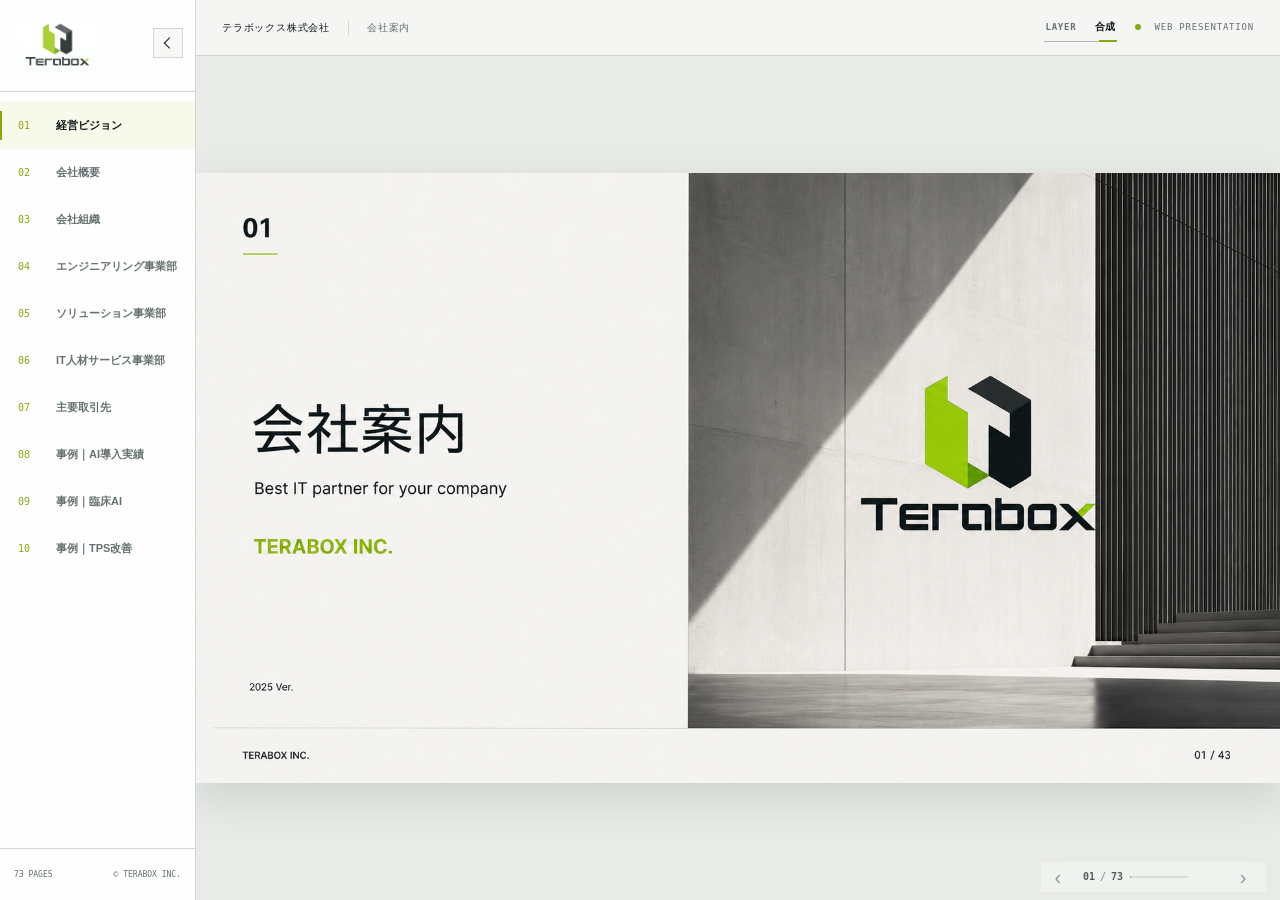
<file: index.html>
<!doctype html>
<html lang="ja">
  <head>
    <meta charset="UTF-8" />
    <meta name="viewport" content="width=device-width, initial-scale=1" />
    <meta name="theme-color" content="#f7f8f5" />
    <meta
      name="description"
      content="テラボックス株式会社 会社案内 — HTML Presentation"
    />
    <title>テラボックス株式会社｜会社案内</title>
    <link rel="stylesheet" href="./style.css?v=20261029-4" />
    <link rel="stylesheet" href="./fidelity.css?v=20261021-4" />
    <link rel="stylesheet" href="./chapter8.css?v=20261014-6" />
    <link rel="stylesheet" href="./chapter9.css?v=20261019-4" />
    <link rel="stylesheet" href="./TPS/portal/tps.css?v=20261029-7" />
  </head>
  <body>
    <div class="app" id="app">
      <aside class="rail" id="rail" aria-label="スライドナビゲーション">
        <div class="rail__brand">
          <img src="./assets/images/s01-01.png" alt="Terabox" />
        </div>

        <button
          class="rail__toggle"
          id="railToggle"
          type="button"
          aria-label="ナビゲーションを折りたたむ"
          aria-expanded="true"
        >
          <span class="rail__toggle-icon" aria-hidden="true"></span>
        </button>

        <nav class="rail__nav" id="sectionNav" aria-label="章ナビゲーション"></nav>

        <div class="rail__foot">
          <span id="railCount">43 PAGES</span>
          <span>© TERABOX INC.</span>
        </div>
      </aside>

      <div class="workspace">
        <header class="topbar">
          <div class="topbar__company">テラボックス株式会社</div>
          <div class="topbar__title">会社案内</div>
          <button
            class="topbar__layer-toggle"
            id="layerToggle"
            type="button"
            aria-label="表示レイヤーを切り替える"
          >
            <span>LAYER</span>
            <b id="layerModeLabel">合成</b>
          </button>
          <div class="topbar__mode"><i></i> WEB PRESENTATION</div>
        </header>

        <main class="viewer" id="viewer">
          <div class="stage-shell" id="stageShell">
            <section
              class="slide-stage"
              id="slideStage"
              aria-live="polite"
              aria-label="スライド"
            ></section>
          </div>
        </main>

        <div class="pager" aria-label="ページ切替">
          <button id="prevSlide" type="button" aria-label="前のページ">‹</button>
          <div class="pager__status">
            <span id="pageCurrent">01</span>
            <span class="pager__slash">/</span>
            <span id="pageTotal">43</span>
          </div>
          <div class="pager__track" aria-hidden="true">
            <span id="pageProgress"></span>
          </div>
          <button id="nextSlide" type="button" aria-label="次のページ">›</button>
        </div>
      </div>
    </div>

    <noscript>このプレゼンテーションの表示には JavaScript が必要です。</noscript>
    <script src="./chapter8.js?v=20261029-7" defer></script>
    <script src="./chapter9.js?v=20261029-8" defer></script>
    <script src="./TPS/portal/solution-tps.js?v=20261029-8" defer></script>
    <script src="./TPS/portal/chapter10.js?v=20261029-6" defer></script>
    <script src="./app.js?v=20261029-7" defer></script>
  </body>
</html>
</file>
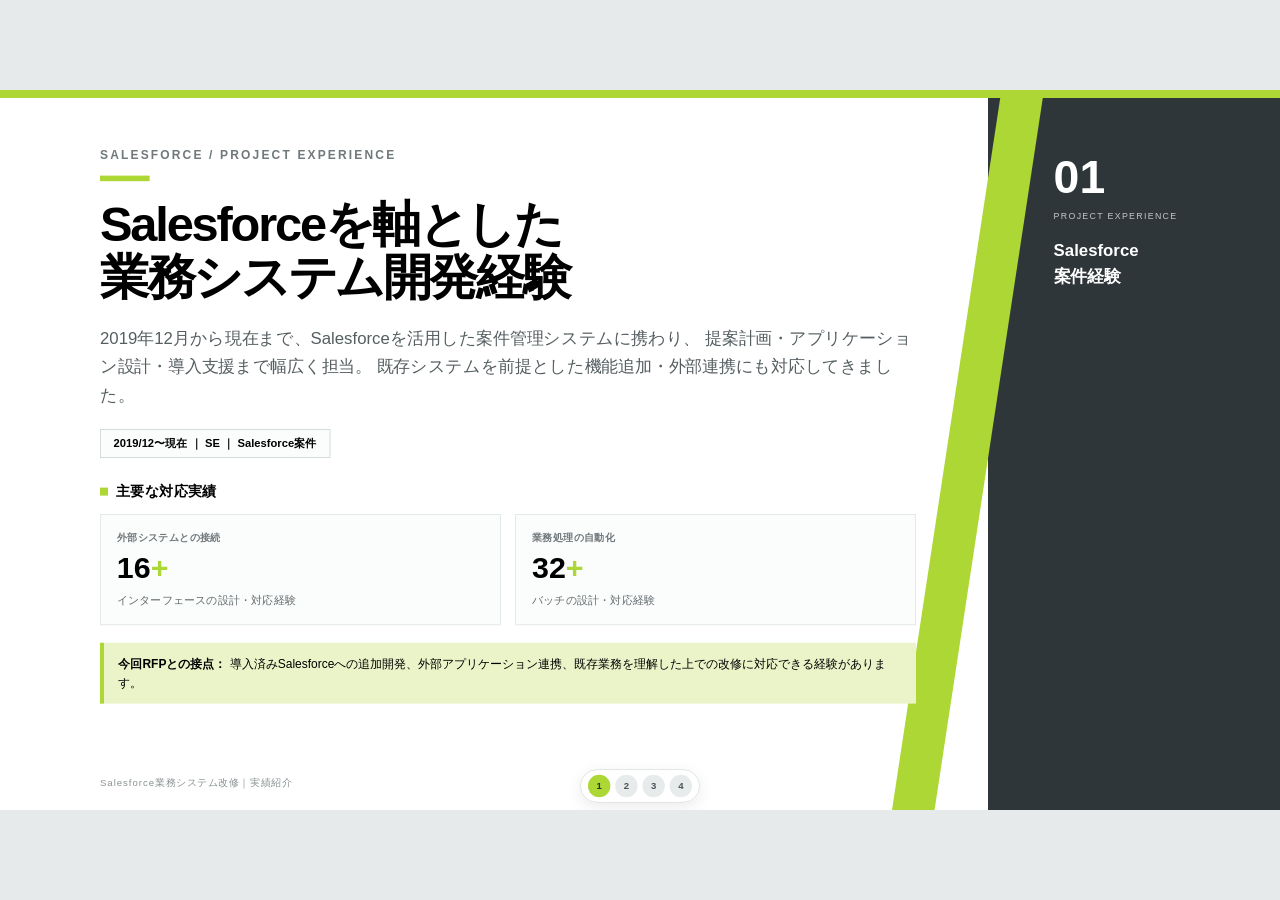
<file: casestudy/index.html>
<!DOCTYPE html>
<html lang="ja">
<head>
<meta charset="UTF-8">
<meta name="viewport" content="width=device-width, initial-scale=1.0">
<title>Salesforce案件経験｜RFP提案用</title>
<style>
:root{
  --lime:#add735;
  --lime-soft:#eaf4c8;
  --ink:#2f3639;
  --muted:#70787b;
  --line:#dfe4e5;
  --white:#fff;
}
*{box-sizing:border-box}
html,body{
  margin:0;width:100%;height:100%;
  font-family:-apple-system,BlinkMacSystemFont,"Segoe UI","Noto Sans JP",
  "Hiragino Kaku Gothic ProN",Meiryo,sans-serif;
  background:#e7eaea;
  overflow:hidden;
}
.viewport{
  position:relative;
  width:min(100vw,177.7777778vh);
  height:min(56.25vw,100vh);
  margin:auto;
  top:50%;
  transform:translateY(-50%);
  aspect-ratio:16/9;
  overflow:hidden;
}
.stage{
  position:absolute;
  left:0;top:0;
  width:1600px;height:900px;
  transform-origin:top left;
}
.slide{
  width:1600px;height:900px;
  position:absolute;left:0;top:0;
  display:none;
  overflow:hidden;
  background:var(--white);
}
.slide.active{display:block}

/* 固定キャンバスなので、背景は文字領域から完全に分離 */
.topbar{position:absolute;left:0;top:0;width:1600px;height:10px;background:var(--lime);z-index:5}
.band{position:absolute;right:0;top:0;width:365px;height:900px;background:var(--ink);z-index:1}
.band::after{
  content:"";position:absolute;left:-120px;top:0;width:190px;height:900px;
  background:var(--lime);
  clip-path:polygon(72% 0,100% 0,28% 100%,0 100%);
}
.content{
  position:absolute;left:125px;right:455px;top:72px;bottom:72px;z-index:3;
}
.kicker{
  font-size:15px;letter-spacing:.18em;font-weight:800;color:var(--muted);
  text-transform:uppercase;margin-bottom:18px
}
.marker{width:62px;height:7px;background:var(--lime);margin-bottom:22px}
h1{
  margin:0;font-size:61px;line-height:1.08;letter-spacing:-.045em;font-weight:850
}
.lead{
  margin:24px 0 0;max-width:1020px;font-size:21px;line-height:1.72;color:#555e61
}
.tag{
  display:inline-block;margin-top:24px;padding:8px 16px;
  border:1px solid #ccd4d5;background:#fbfcfc;font-size:14px;font-weight:750
}
.section-title{
  display:flex;align-items:center;gap:10px;margin-top:30px;margin-bottom:16px;
  font-weight:850;font-size:18px
}
.section-title::before{content:"";width:10px;height:10px;background:var(--lime);display:inline-block}
.cards{display:grid;grid-template-columns:repeat(2,1fr);gap:18px}
.card{border:1px solid var(--line);padding:20px 20px;background:#fbfcfc}
.card .label{font-size:13px;color:var(--muted);font-weight:750;margin-bottom:8px}
.card .value{font-size:38px;font-weight:850;line-height:1.08}
.card .value em{font-style:normal;color:var(--lime)}
.card p{font-size:14px;line-height:1.5;color:#616a6c;margin:9px 0 0}
.rows{border-top:1px solid var(--line);margin-top:22px}
.row{
  display:grid;grid-template-columns:280px 1fr;padding:15px 0;
  border-bottom:1px solid #edf0f0;font-size:16px;line-height:1.5
}
.row .rlabel{font-weight:800}.row .rtext{color:#5d6668}
.callout{
  margin-top:22px;padding:14px 18px;border-left:5px solid var(--lime);
  background:var(--lime-soft);font-size:15px;line-height:1.6
}
.timeline{display:grid;grid-template-columns:1fr 1fr;gap:16px;margin-top:22px}
.t{border:1px solid var(--line);padding:19px 18px;background:#fff;min-height:150px}
.t .period{font-size:13px;color:var(--muted);font-weight:750}
.t h3{font-size:19px;margin:9px 0 7px;line-height:1.35}
.t p{font-size:14px;color:#616a6c;line-height:1.55;margin:0}
.t .accent{display:inline-block;margin-top:10px;font-size:12px;font-weight:800;padding:5px 9px;background:#f0f3f3}
.fit-grid{display:grid;grid-template-columns:1fr 1fr;gap:16px;margin-top:20px}
.fit{
  border:1px solid var(--line);background:#fbfcfc;padding:18px 18px;min-height:145px
}
.fit .num{
  width:30px;height:30px;border:2px solid var(--lime);display:flex;align-items:center;
  justify-content:center;font-weight:900;margin-bottom:10px
}
.fit h3{font-size:17px;margin:0 0 7px;line-height:1.35}
.fit p{font-size:14px;color:#687173;line-height:1.5;margin:0}
.rbox{margin-top:22px;background:var(--ink);color:#fff;padding:18px 20px}
.rbox .small{font-size:11px;letter-spacing:.1em;opacity:.7}
.rbox .big{font-size:20px;font-weight:800;line-height:1.45;margin-top:6px}
.rbox .big strong{color:var(--lime)}
.side-title{position:absolute;z-index:4;right:38px;top:80px;color:#fff;width:245px}
.side-title .num{font-size:58px;font-weight:900;line-height:1}
.side-title .en{font-size:11px;letter-spacing:.15em;opacity:.72;margin-top:13px}
.side-title .jp{font-size:21px;font-weight:800;line-height:1.5;margin-top:22px}
.footer{
  position:absolute;left:125px;right:40px;bottom:25px;z-index:6;
  display:flex;justify-content:space-between;color:#899193;font-size:12px;letter-spacing:.1em
}
.footer .page{font-weight:850;color:var(--ink)}
.nav{
  position:absolute;left:50%;bottom:9px;transform:translateX(-50%);z-index:20;
  display:flex;gap:6px;padding:6px 9px;background:rgba(255,255,255,.94);
  border:1px solid #d8dddd;border-radius:99px;box-shadow:0 5px 20px rgba(0,0,0,.08)
}
.nav button{
  width:28px;height:28px;border:0;border-radius:50%;background:#e7ebeb;
  font-size:12px;font-weight:800;color:#4b5456;cursor:pointer
}
.nav button.active{background:var(--lime);color:#26302f}
@media print{
  @page{size:1600px 900px;margin:0}
  .viewport{width:1600px;height:900px;top:0;transform:none}
  .stage{transform:none!important}
  .nav{display:none}
  .slide{display:block!important;position:relative!important;page-break-after:always}
}
</style>
</head>
<body>
<div class="viewport">
  <div class="stage" id="stage">

    <!-- 01 -->
    <section class="slide active" id="slide-1">
      <div class="topbar"></div><div class="band"></div>
      <div class="side-title">
        <div class="num">01</div><div class="en">PROJECT EXPERIENCE</div>
        <div class="jp">Salesforce<br>案件経験</div>
      </div>
      <main class="content">
        <div class="kicker">SALESFORCE / PROJECT EXPERIENCE</div>
        <div class="marker"></div>
        <h1>Salesforceを軸とした<br>業務システム開発経験</h1>
        <p class="lead">
          2019年12月から現在まで、Salesforceを活用した案件管理システムに携わり、
          提案計画・アプリケーション設計・導入支援まで幅広く担当。
          既存システムを前提とした機能追加・外部連携にも対応してきました。
        </p>
        <div class="tag">2019/12〜現在 ｜ SE ｜ Salesforce案件</div>
        <div class="section-title">主要な対応実績</div>
        <div class="cards">
          <div class="card">
            <div class="label">外部システムとの接続</div>
            <div class="value">16<em>+</em></div>
            <p>インターフェースの設計・対応経験</p>
          </div>
          <div class="card">
            <div class="label">業務処理の自動化</div>
            <div class="value">32<em>+</em></div>
            <p>バッチの設計・対応経験</p>
          </div>
        </div>
        <div class="callout">
          <strong>今回RFPとの接点：</strong>
          導入済みSalesforceへの追加開発、外部アプリケーション連携、既存業務を理解した上での改修に対応できる経験があります。
        </div>
      </main>
      <div class="footer"><span>Salesforce業務システム改修｜実績紹介</span><span class="page">01 / 04</span></div>
    </section>

    <!-- 02 -->
    <section class="slide" id="slide-2">
      <div class="topbar"></div><div class="band"></div>
      <div class="side-title">
        <div class="num">02</div><div class="en">INTEGRATION</div>
        <div class="jp">追加開発・<br>システム連携</div>
      </div>
      <main class="content">
        <div class="kicker">SALESFORCE / INTEGRATION & DEVELOPMENT</div>
        <div class="marker"></div>
        <h1>外部システムとつなぐ<br>追加開発の経験</h1>
        <p class="lead">
          Salesforce単体の利用だけでなく、周辺システムとの接続や定型処理の自動化まで含めて対応。
          システム間のデータ連携を前提に、既存業務への影響を考慮した設計・改修を行ってきました。
        </p>
        <div class="section-title">Salesforce案件での具体的な経験</div>
        <div class="rows">
          <div class="row"><div class="rlabel">16種類のインターフェース</div><div class="rtext">Salesforceと外部システム間のデータ連携を担当。業務フローを踏まえた連携仕様の整理・対応。</div></div>
          <div class="row"><div class="rlabel">32個のバッチ</div><div class="rtext">定期処理・データ更新など、日常運用を支えるバックエンド処理を担当。</div></div>
          <div class="row"><div class="rlabel">既存システムの追加・改修</div><div class="rtext">既存機能・運用を確認しながら、業務に必要な機能を追加・変更。</div></div>
          <div class="row"><div class="rlabel">導入支援</div><div class="rtext">開発だけで終わらず、導入時の確認・利用側への支援まで対応。</div></div>
        </div>
        <div class="callout">
          <strong>今回RFPへの接点：</strong>
          電子サイン、Google、LINEなどの外部連携を「Salesforce側だけ」ではなく、連携先を含めた業務フローとして捉えられます。
        </div>
      </main>
      <div class="footer"><span>Salesforce業務システム改修｜実績紹介</span><span class="page">02 / 04</span></div>
    </section>

    <!-- 03 -->
    <section class="slide" id="slide-3">
      <div class="topbar"></div><div class="band"></div>
      <div class="side-title">
        <div class="num">03</div><div class="en">UPSTREAM / SUPPORT</div>
        <div class="jp">設計・提案・<br>導入支援</div>
      </div>
      <main class="content">
        <div class="kicker">SALESFORCE / UPSTREAM & SUPPORT</div>
        <div class="marker"></div>
        <h1>「作る」だけでなく<br>上流から導入まで</h1>
        <p class="lead">
          今回のRFPで重視されている「要望を正確に汲み取る」「積極的に改善提案する」に対して、
          Salesforce案件での上流経験と、他案件での顧客向け支援経験を組み合わせて対応できます。
        </p>
        <div class="section-title">これまでの経験</div>
        <div class="timeline">
          <div class="t"><div class="period">2019/12〜現在 ｜ SE</div><h3>Salesforce｜案件管理システム</h3><p>提案計画、アプリケーション設計、導入支援、16種類のインターフェース、32個のバッチ。</p><span class="accent">今回案件に最も近い経験</span></div>
          <div class="t"><div class="period">2019/05〜2019/11 ｜ SE</div><h3>人材紹介システム</h3><p>リード・取引先業務システムの製品導入支援、資料作成、提案プレゼン。</p><span class="accent">顧客説明・提案経験</span></div>
          <div class="t"><div class="period">2018/09〜2019/05 ｜ SE</div><h3>電力システム</h3><p>代理店管理システムの画面設計、画面製造、BUG調査、単体テスト。</p><span class="accent">設計〜テスト経験</span></div>
          <div class="t"><div class="period">2018/05〜2018/09 ｜ PG</div><h3>通信システム</h3><p>レポート環境構築、数値指標・データ提供、プレゼン、翻訳、リリース管理。</p><span class="accent">運用・リリース経験</span></div>
        </div>
      </main>
      <div class="footer"><span>Salesforce業務システム改修｜実績紹介</span><span class="page">03 / 04</span></div>
    </section>

    <!-- 04 -->
    <section class="slide" id="slide-4">
      <div class="topbar"></div><div class="band"></div>
      <div class="side-title">
        <div class="num">04</div><div class="en">FIT FOR RFP</div>
        <div class="jp">今回案件での<br>活かし方</div>
      </div>
      <main class="content">
        <div class="kicker">SALESFORCE / FIT FOR RFP</div>
        <div class="marker"></div>
        <h1>今回RFPで活かせる<br>4つのポイント</h1>
        <p class="lead">
          Salesforceの開発経験だけでなく、業務整理・提案・導入支援までを一つの流れで考え、
          「必要な開発」と「運用で解決できること」を切り分けながら進めます。
        </p>
        <div class="fit-grid">
          <div class="fit"><div class="num">01</div><h3>要望を業務要件へ整理</h3><p>現場の要望をそのまま開発項目にせず、現行業務・課題・優先度を整理して仕様化。</p></div>
          <div class="fit"><div class="num">02</div><h3>自社対応／開発範囲を切り分け</h3><p>Salesforce標準機能・運用で対応できる範囲と、追加開発が必要な範囲を整理。</p></div>
          <div class="fit"><div class="num">03</div><h3>外部連携を含めて設計</h3><p>電子サイン・Google・LINEなど、Salesforceと周辺システムを含めた構成で検討。</p></div>
          <div class="fit"><div class="num">04</div><h3>導入後まで見据えて支援</h3><p>導入支援・資料作成・プレゼン経験を活かし、運用マニュアルや利用者向け整理まで意識。</p></div>
        </div>
        <div class="rbox">
          <div class="small">PROPOSAL MESSAGE</div>
          <div class="big">既存Salesforceの理解を起点に、<strong>追加開発だけでなく「業務改善として成立する形」</strong>まで伴走します。</div>
        </div>
      </main>
      <div class="footer"><span>Salesforce業務システム改修｜実績紹介</span><span class="page">04 / 04</span></div>
    </section>

    <div class="nav" id="nav">
      <button onclick="go(0)" class="active">1</button>
      <button onclick="go(1)">2</button>
      <button onclick="go(2)">3</button>
      <button onclick="go(3)">4</button>
    </div>
  </div>
</div>

<script>
const slides=[...document.querySelectorAll('.slide')];
const buttons=[...document.querySelectorAll('.nav button')];
let current=0;

function fitStage(){
  const viewport=document.querySelector('.viewport');
  const stage=document.getElementById('stage');
  const scale=Math.min(viewport.clientWidth/1600, viewport.clientHeight/900);
  stage.style.transform=`scale(${scale})`;
}
function go(i){
  current=(i+slides.length)%slides.length;
  slides.forEach((s,n)=>s.classList.toggle('active',n===current));
  buttons.forEach((b,n)=>b.classList.toggle('active',n===current));
  history.replaceState(null,'','#slide-'+(current+1));
}
function fromHash(){
  const m=location.hash.match(/slide-(\d+)/);
  const n=m?parseInt(m[1],10)-1:0;
  go(Number.isFinite(n)&&n>=0&&n<slides.length?n:0);
}
window.addEventListener('resize',fitStage);
window.addEventListener('hashchange',fromHash);
document.addEventListener('keydown',e=>{
  if(e.key==='ArrowRight'||e.key==='PageDown') go(current+1);
  if(e.key==='ArrowLeft'||e.key==='PageUp') go(current-1);
});
fitStage();
fromHash();
</script>
</body>
</html>
</file>
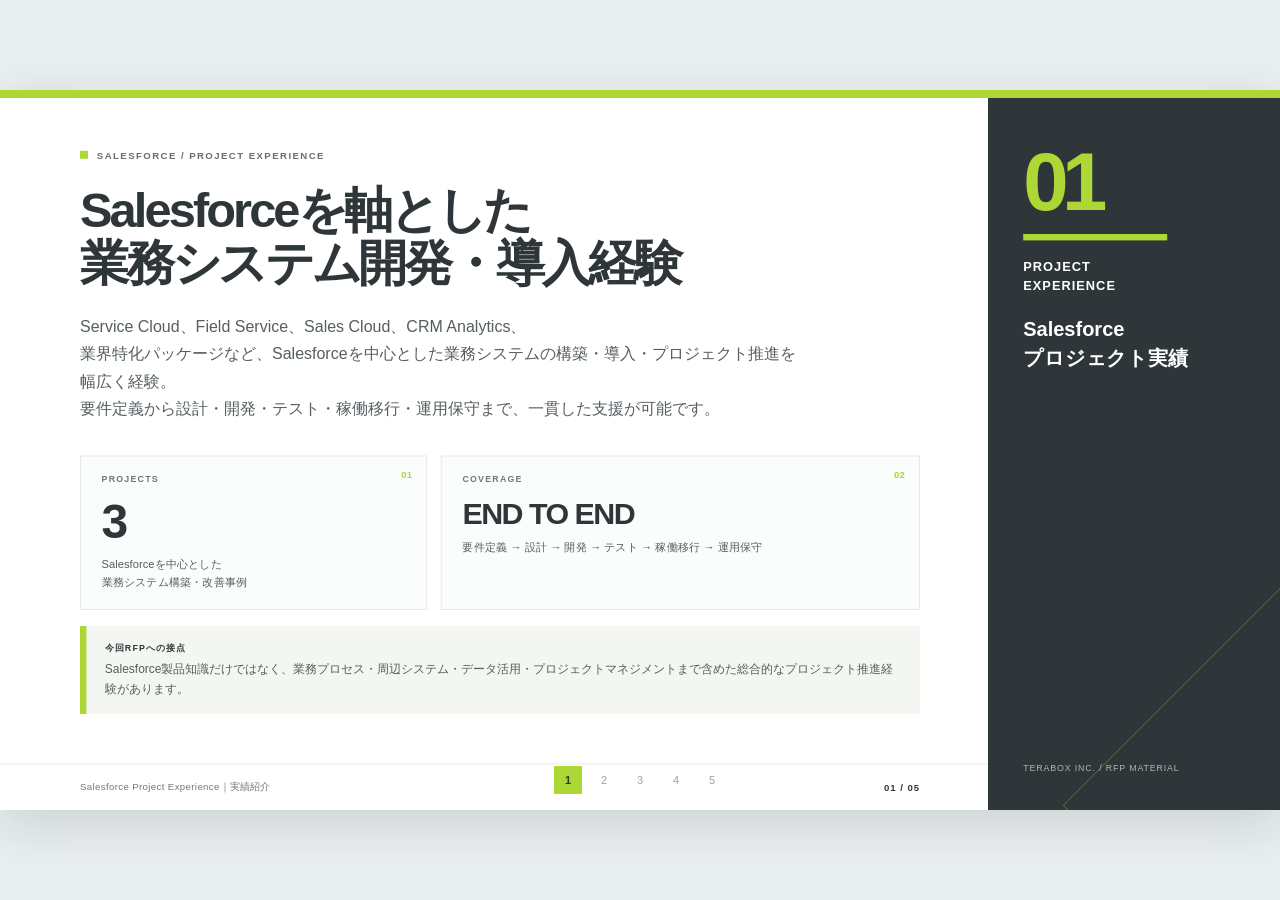
<file: casestudy/salesforce-project-experience.html>
<!doctype html>
<html lang="ja">
<head>
  <meta charset="utf-8">
  <meta name="viewport" content="width=device-width, initial-scale=1, viewport-fit=cover">
  <title>Salesforce Project Experience｜TERABOX</title>
  <style>
    :root{--lime:#add735;--charcoal:#2f3639;--soft:#fbfcfc;--line:#dfe4e5;--body:#555e61;--muted:#70787b;--canvas-w:1600;--canvas-h:900}
    *{box-sizing:border-box}html,body{width:100%;height:100%;margin:0;overflow:hidden;background:#e9eeee;color:var(--charcoal);font-family:-apple-system,BlinkMacSystemFont,"Segoe UI","Noto Sans JP","Hiragino Kaku Gothic ProN",Meiryo,sans-serif}button{font:inherit}
    #viewport{position:relative;width:100vw;height:100vh;overflow:hidden;display:grid;place-items:center}.stage{position:absolute;width:1600px;height:900px;overflow:hidden;background:#fff;transform-origin:center;box-shadow:0 18px 60px rgba(30,40,42,.14)}
    .slide{position:absolute;inset:0;display:grid;grid-template-columns:1235px 365px;grid-template-rows:10px 1fr 58px;opacity:0;visibility:hidden;transform:translateY(9px);transition:opacity .26s ease,transform .26s ease}.slide.active{opacity:1;visibility:visible;transform:none}.topbar{grid-column:1/-1;background:var(--lime)}
    .main{grid-column:1;grid-row:2;padding:65px 85px 42px 100px;position:relative}.side{grid-column:2;grid-row:2/4;background:var(--charcoal);color:#fff;padding:62px 44px 48px;position:relative;overflow:hidden}.side:after{content:"";position:absolute;width:430px;height:430px;right:-250px;bottom:-210px;border:1px solid rgba(173,215,53,.46);transform:rotate(45deg)}.side:before{content:"";position:absolute;width:180px;height:8px;background:var(--lime);top:170px;left:44px}
    .side-num{font-size:102px;font-weight:800;line-height:.85;letter-spacing:-.08em;color:var(--lime)}.side-en{font-size:16px;font-weight:800;letter-spacing:.08em;line-height:1.5;margin-top:50px}.side-ja{font-size:25px;line-height:1.5;font-weight:700;margin-top:23px}.side-note{position:absolute;bottom:47px;left:44px;font-size:11px;letter-spacing:.1em;color:#aeb7b8;z-index:1}
    .footer{grid-column:1;grid-row:3;border-top:1px solid var(--line);padding:0 85px 0 100px;display:flex;align-items:center;justify-content:space-between;color:var(--muted);font-size:12px;letter-spacing:.04em}.page-no{font-weight:700;color:var(--charcoal);letter-spacing:.1em}
    .kicker{font-size:12px;font-weight:800;letter-spacing:.15em;color:#657074;margin-bottom:29px}.kicker:before{content:"";display:inline-block;width:10px;height:10px;background:var(--lime);margin:0 11px 0 0}.headline{font-size:61px;line-height:1.08;font-weight:850;letter-spacing:-.06em;margin:0;max-width:920px}.lead{font-size:20px;line-height:1.72;color:var(--body);margin:28px 0 0;max-width:900px}.section-title{font-size:18px;font-weight:850;margin:0 0 15px;display:flex;align-items:center;gap:10px}.section-title:before{content:"";width:10px;height:10px;background:var(--lime);display:block}
    .overview-cards{display:grid;grid-template-columns:1fr 1.38fr;gap:17px;margin-top:42px}.card{border:1px solid var(--line);background:var(--soft);padding:22px 26px;position:relative}.card-index{font-size:12px;font-weight:800;color:var(--lime);position:absolute;right:18px;top:16px}.card-label{font-size:11px;font-weight:800;letter-spacing:.14em;color:var(--muted)}.card-value{font-size:60px;line-height:1;font-weight:850;letter-spacing:-.07em;margin-top:18px}.card-value.word{font-size:38px;letter-spacing:-.05em}.card-desc{font-size:14px;line-height:1.55;color:var(--body);margin:13px 0 0}.callout{margin-top:20px;border-left:8px solid var(--lime);background:#f4f7f1;padding:18px 23px;font-size:15px;line-height:1.68;color:var(--body)}.callout b{display:block;font-size:11px;letter-spacing:.14em;color:var(--charcoal);margin-bottom:5px}
    .case-grid{display:grid;grid-template-columns:1.06fr .94fr;gap:30px;margin-top:33px}.info-rows{border-top:1px solid var(--line)}.info-row{display:grid;grid-template-columns:130px 1fr;min-height:51px;align-items:center;border-bottom:1px solid var(--line);font-size:15px}.info-row b{font-size:12px;color:var(--muted);letter-spacing:.08em}.feature-cards{display:grid;grid-template-columns:1fr 1fr;gap:14px}.feature{border:1px solid var(--line);min-height:136px;padding:20px;background:var(--soft)}.feature:nth-child(2){background:var(--charcoal);border-color:var(--charcoal);color:#fff}.feature h3{font-size:15px;letter-spacing:.1em;margin:0}.feature p{font-size:14px;line-height:1.65;margin:15px 0 0;color:var(--body)}.feature:nth-child(2) p{color:#e1e8e8}.result{grid-column:1/-1;background:var(--charcoal);color:#fff;padding:17px 24px;font-size:14px;line-height:1.55}.result b{color:var(--lime);font-size:11px;letter-spacing:.14em;margin-right:18px}
    .insurance-grid{display:grid;grid-template-columns:1fr 1fr;gap:16px;margin-top:30px}.metric-card{min-height:135px;border:1px solid var(--line);padding:19px 23px;background:var(--soft)}.metric-card.green{background:#f0f6df;border-color:#d5e7a0}.metric-card .label{font-size:11px;font-weight:800;letter-spacing:.14em;color:var(--muted)}.metric-card .value{font-size:39px;font-weight:850;letter-spacing:-.06em;margin-top:10px}.metric-card p{font-size:13px;line-height:1.45;color:var(--body);margin:7px 0 0}.pm-row{display:grid;grid-template-columns:1fr 1fr;gap:16px;margin-top:16px}.pm-block{border-top:5px solid var(--charcoal);padding:16px 0 0}.pm-block:last-child{border-top-color:var(--lime)}.pm-block h3{font-size:13px;letter-spacing:.1em;margin:0}.pm-list{display:flex;gap:7px;flex-wrap:wrap;margin-top:12px}.pm-list span{font-size:12px;border:1px solid var(--line);padding:6px 8px;background:#fff}.performance{margin-top:18px;background:var(--lime);padding:15px 20px;font-size:13px;line-height:1.55}.performance b{font-size:11px;letter-spacing:.13em;display:block;margin-bottom:5px}
    .analytics-grid{display:grid;grid-template-columns:.84fr 1.16fr;gap:30px;margin-top:29px}.project-info{border-top:1px solid var(--line)}.project-info div{padding:14px 0;border-bottom:1px solid var(--line);font-size:15px;line-height:1.5}.project-info b{display:block;font-size:11px;letter-spacing:.13em;color:var(--muted);margin-bottom:5px}.chain{display:flex;align-items:stretch;height:272px}.chain-node{flex:1;border:1px solid var(--line);background:var(--soft);padding:18px 12px;display:flex;align-items:center;justify-content:center;text-align:center;font-size:14px;font-weight:800;line-height:1.45;position:relative}.chain-node:nth-child(3),.chain-node:nth-child(5){background:var(--charcoal);color:#fff;border-color:var(--charcoal)}.chain-node:nth-child(6){background:var(--lime);border-color:var(--lime)}.chain-node:not(:last-child):after{content:"→";position:absolute;right:-13px;top:calc(50% - 13px);z-index:2;color:var(--lime);font-size:25px}.result-cards{display:grid;grid-template-columns:1fr 1fr;gap:15px;margin-top:20px}.result-card{border:1px solid var(--line);padding:16px 20px;background:#fff}.result-card b{font-size:12px;letter-spacing:.12em}.result-card p{font-size:13px;line-height:1.55;color:var(--body);margin:9px 0 0}
    .capability-grid{display:grid;grid-template-columns:1fr 1fr;gap:14px;margin-top:30px}.cap{border:1px solid var(--line);background:var(--soft);padding:20px 24px;min-height:137px;position:relative}.cap:nth-child(2){background:#f1f6e2}.cap:nth-child(3){background:var(--charcoal);border-color:var(--charcoal);color:#fff}.cap-num{position:absolute;top:18px;right:20px;font-size:12px;font-weight:800;color:var(--lime)}.cap h3{font-size:16px;letter-spacing:.09em;margin:0}.cap h4{font-size:20px;line-height:1.3;margin:8px 0}.cap p{font-size:13px;line-height:1.55;color:var(--body);margin:0}.cap:nth-child(3) p{color:#e0e7e7}.proposal{margin-top:17px;background:var(--charcoal);color:#fff;padding:19px 25px;font-size:16px;line-height:1.6}.proposal b{display:block;font-size:11px;letter-spacing:.15em;color:var(--lime);margin-bottom:6px}.proposal strong{color:var(--lime)}
    .nav{position:fixed;z-index:5;bottom:max(16px,calc((100vh - min(100vh,56.25vw))/2 + 16px));left:50%;transform:translateX(-50%);display:flex;gap:8px}.nav button{width:28px;height:28px;border:0;background:rgba(255,255,255,.8);color:#9aa3a5;font-size:11px;cursor:pointer}.nav button.active{background:var(--lime);color:var(--charcoal);font-weight:850}.nav button:hover{outline:1px solid var(--charcoal)}
    @media print{@page{size:1600px 900px;margin:0}html,body{width:1600px;height:auto;overflow:visible;background:#fff}#viewport{display:block;width:1600px;height:auto;overflow:visible}.stage{position:relative;display:block;width:1600px;height:900px;transform:none!important;box-shadow:none;overflow:visible;page-break-after:always}.slide{position:absolute;display:none;opacity:1;visibility:visible;transform:none}.slide.active{display:grid}.stage:has(.slide:nth-child(1)){} .nav{display:none}.slide{page-break-after:always}.stage{height:4500px}.stage .slide{display:grid;position:relative;width:1600px;height:900px;inset:auto;opacity:1;visibility:visible;transform:none;page-break-after:always}}
  </style>
</head>
<body>
  <div id="viewport"><main class="stage" id="stage">
    <section class="slide active" id="slide-1">
      <div class="topbar"></div><div class="main"><div class="kicker">SALESFORCE / PROJECT EXPERIENCE</div><h1 class="headline">Salesforceを軸とした<br>業務システム開発・導入経験</h1><p class="lead">Service Cloud、Field Service、Sales Cloud、CRM Analytics、<br>業界特化パッケージなど、Salesforceを中心とした業務システムの構築・導入・プロジェクト推進を幅広く経験。<br>要件定義から設計・開発・テスト・稼働移行・運用保守まで、一貫した支援が可能です。</p><div class="overview-cards"><article class="card"><span class="card-index">01</span><div class="card-label">PROJECTS</div><div class="card-value">3</div><p class="card-desc">Salesforceを中心とした<br>業務システム構築・改善事例</p></article><article class="card"><span class="card-index">02</span><div class="card-label">COVERAGE</div><div class="card-value word">END TO END</div><p class="card-desc">要件定義 → 設計 → 開発 → テスト → 稼働移行 → 運用保守</p></article></div><div class="callout"><b>今回RFPへの接点</b>Salesforce製品知識だけではなく、業務プロセス・周辺システム・データ活用・プロジェクトマネジメントまで含めた総合的なプロジェクト推進経験があります。</div></div><aside class="side"><div class="side-num">01</div><div class="side-en">PROJECT<br>EXPERIENCE</div><div class="side-ja">Salesforce<br>プロジェクト実績</div><div class="side-note">TERABOX INC. / RFP MATERIAL</div></aside><footer class="footer"><span>Salesforce Project Experience｜実績紹介</span><span class="page-no">01 / 05</span></footer>
    </section>
    <section class="slide" id="slide-2">
      <div class="topbar"></div><div class="main"><div class="kicker">SALESFORCE / SERVICE CLOUD &amp; FIELD SERVICE</div><h1 class="headline">サービス業務を支える<br>Service Cloud基盤を構築</h1><p class="lead">大手製造業向けに、受付・保守計画・部品販売・返却整備など6つの業務領域を対象としたサービスフロントシステムを構築。<br>業務プロセスのデジタル化とデータ一元管理を実現しました。</p><div class="case-grid"><div class="info-rows"><div class="info-row"><b>領域</b><span>Service Cloud / Field Service / 周辺システム連携</span></div><div class="info-row"><b>役割</b><span>要件定義〜設計〜開発〜運用保守 ｜ リード</span></div><div class="info-row"><b>対象業務</b><span>受付 / メンテナンス計画 / 部品販売 / 返却整備 ほか6領域</span></div><div class="info-row"><b>システム連携</b><span>基幹システム / SVF Cloud / 統合認証基盤</span></div></div><div class="feature-cards"><article class="feature"><h3>FIELD SERVICE</h3><p>ディスパッチ管理<br>作業実績管理<br>電子サイン収集</p></article><article class="feature"><h3>DIGITALIZATION</h3><p>ペーパーレス化<br>データ一元管理<br>多言語対応</p></article></div><div class="result"><b>RESULT</b>現場業務のペーパーレス化とデータ一元管理を実現。Salesforceバージョンアップ対応や、翻訳AIを活用した多言語対応まで継続的に支援。</div></div></div><aside class="side"><div class="side-num">02</div><div class="side-en">SERVICE CLOUD</div><div class="side-ja">サービスフロント<br>システム構築</div><div class="side-note">MANUFACTURING / FIELD SERVICE</div></aside><footer class="footer"><span>Salesforce Project Experience｜実績紹介</span><span class="page-no">02 / 05</span></footer>
    </section>
    <section class="slide" id="slide-3">
      <div class="topbar"></div><div class="main"><div class="kicker">SALESFORCE / INSURANCE &amp; VLOCITY</div><h1 class="headline">20名規模のチームを率い<br>ペーパーレス保険業務を実現</h1><p class="lead">Salesforceと業界特化パッケージ（Vlocity）を活用し、ポリシー管理・契約管理・請求管理・顧客サービスなど<br>コアな保険業務プロセスのデジタル化を推進。プロジェクトマネージャーとして約20名のチームをリードしました。</p><div class="insurance-grid"><article class="metric-card"><div class="label">TEAM</div><div class="value">20名規模</div><p>開発・品質管理・BA・テストなど<br>複数ロールを統合</p></article><article class="metric-card green"><div class="label">DELIVERY</div><div class="value">約1年</div><p>スプリントを設定し<br>開発から稼働移行まで推進</p></article></div><div class="pm-row"><section class="pm-block"><h3>PROJECT MANAGEMENT</h3><div class="pm-list"><span>目標設定</span><span>スコープ管理</span><span>コミュニケーション</span><span>リスク対応</span><span>品質管理</span></div></section><section class="pm-block"><h3>DELIVERY</h3><div class="pm-list"><span>要件定義</span><span>開発</span><span>テスト</span><span>稼働移行</span></div></section></div><div class="performance"><b>PERFORMANCE CHALLENGE</b>リリース1ヶ月前に画面描画・遷移速度の改善要望が発生。処理内容と応答速度を緊急調査し、影響の大きい画面を特定・再構築。<strong>結果：目標応答時間を達成</strong></div><div class="result"><b>RESULT</b>コア業務プロセスのペーパーレス化・効率化を実現。新商品開発の加速と大幅なコスト削減に貢献。</div></div><aside class="side"><div class="side-num">03</div><div class="side-en">INSURANCE</div><div class="side-ja">生命保険<br>システム構築</div><div class="side-note">SALESFORCE / VLOCITY / PM</div></aside><footer class="footer"><span>Salesforce Project Experience｜実績紹介</span><span class="page-no">03 / 05</span></footer>
    </section>
    <section class="slide" id="slide-4">
      <div class="topbar"></div><div class="main"><div class="kicker">SALES CLOUD / CRM ANALYTICS / DATA INTEGRATION</div><h1 class="headline">CRMデータを可視化し<br>販売店の利益改善を支援</h1><p class="lead">大手自動車グループ向けに、CRMデータを活用したアフターセールス管理基盤を構築。<br>ABC分析と需要予測を組み合わせ、在庫アイテム・数量の予測と可視化を実現しました。</p><div class="analytics-grid"><div class="project-info"><div><b>領域</b>Sales Cloud / CRM Analytics / データ連携</div><div><b>役割</b>プロジェクトマネージャー</div><div><b>体制</b>オフショアチームとの協働</div></div><div class="chain"><div class="chain-node">CRM<br>DATA</div><div class="chain-node">DATA<br>ANALYSIS</div><div class="chain-node">ABC ANALYSIS<br>＋<br>DEMAND FORECAST</div><div class="chain-node">CRM<br>ANALYTICS</div><div class="chain-node">INVENTORY<br>VISUALIZATION</div><div class="chain-node">STORE PROFIT<br>IMPROVEMENT</div></div></div><div class="result-cards"><article class="result-card"><b>BUSINESS VALUE</b><p>各販売店の在庫・需要を可視化し、アフターセールス領域の利益改善に貢献。</p></article><article class="result-card"><b>COST VALUE</b><p>データ移行により、ストレージライセンスコストを削減。</p></article></div></div><aside class="side"><div class="side-num">04</div><div class="side-en">DATA &amp; ANALYTICS</div><div class="side-ja">在庫管理・<br>分析基盤</div><div class="side-note">AUTOMOTIVE / CRM ANALYTICS</div></aside><footer class="footer"><span>Salesforce Project Experience｜実績紹介</span><span class="page-no">04 / 05</span></footer>
    </section>
    <section class="slide" id="slide-5">
      <div class="topbar"></div><div class="main"><div class="kicker">SALESFORCE / END-TO-END CAPABILITY</div><h1 class="headline">Salesforceを中心に<br>業務・データ・現場をつなぐ</h1><p class="lead">Salesforce製品単体の導入・開発にとどまらず、業務要件の整理、周辺システム連携、データ分析、<br>プロジェクトマネジメント、導入後の運用まで、プロジェクト全体を見据えた支援を実現します。</p><div class="capability-grid"><article class="cap"><span class="cap-num">01</span><h3>END-TO-END</h3><h4>上流から運用まで</h4><p>要件定義・設計・開発・テスト・稼働移行・運用保守まで一貫して対応。</p></article><article class="cap"><span class="cap-num">02</span><h3>INTEGRATION</h3><h4>周辺システム連携</h4><p>基幹システム、認証基盤、帳票、外部データストレージなどとの連携を設計・実装。</p></article><article class="cap"><span class="cap-num">03</span><h3>DATA &amp; ANALYTICS</h3><h4>データ活用</h4><p>CRM Analyticsや需要予測・ABC分析を活用し、業務データを意思決定につなげる。</p></article><article class="cap"><span class="cap-num">04</span><h3>PROJECT MANAGEMENT</h3><h4>大規模チーム推進</h4><p>約20名規模のチームをPMとして統括し、品質・リスク・スコープ・納期を管理。</p></article></div><div class="proposal"><b>PROPOSAL MESSAGE</b>Salesforceの製品知識だけでなく、業務プロセス・システム連携・データ活用・プロジェクト推進までを一体として捉え、<br>「導入する」から <strong>「業務成果につなげる」</strong> まで伴走します。</div></div><aside class="side"><div class="side-num">05</div><div class="side-en">CAPABILITY</div><div class="side-ja">Salesforce<br>総合対応力</div><div class="side-note">TECHNOLOGY × BUSINESS × DELIVERY</div></aside><footer class="footer"><span>Salesforce Project Experience｜実績紹介</span><span class="page-no">05 / 05</span></footer>
    </section>
  </main></div>
  <nav class="nav" aria-label="Slide navigation"><button data-slide="1" class="active">1</button><button data-slide="2">2</button><button data-slide="3">3</button><button data-slide="4">4</button><button data-slide="5">5</button></nav>
  <script>
    const stage=document.getElementById('stage'), slides=[...document.querySelectorAll('.slide')], buttons=[...document.querySelectorAll('.nav button')]; let current=0;
    function scaleStage(){const scale=Math.min(window.innerWidth/1600,window.innerHeight/900);stage.style.transform=`scale(${scale})`}
    function show(index,writeHash=true){current=(index+slides.length)%slides.length;slides.forEach((slide,i)=>slide.classList.toggle('active',i===current));buttons.forEach((button,i)=>button.classList.toggle('active',i===current));if(writeHash)history.replaceState(null,'',`#slide-${current+1}`)}
    function fromHash(){const n=Number((location.hash.match(/slide-(\d+)/)||[,1])[1]);show(Math.min(5,Math.max(1,n))-1,false)}
    buttons.forEach(button=>button.addEventListener('click',()=>show(Number(button.dataset.slide)-1)));
    window.addEventListener('keydown',event=>{if(['ArrowRight','PageDown'].includes(event.key)){event.preventDefault();show(current+1)}if(['ArrowLeft','PageUp'].includes(event.key)){event.preventDefault();show(current-1)}});
    window.addEventListener('resize',scaleStage);window.addEventListener('hashchange',fromHash);scaleStage();fromHash();
  </script>
</body>
</html>
</file>
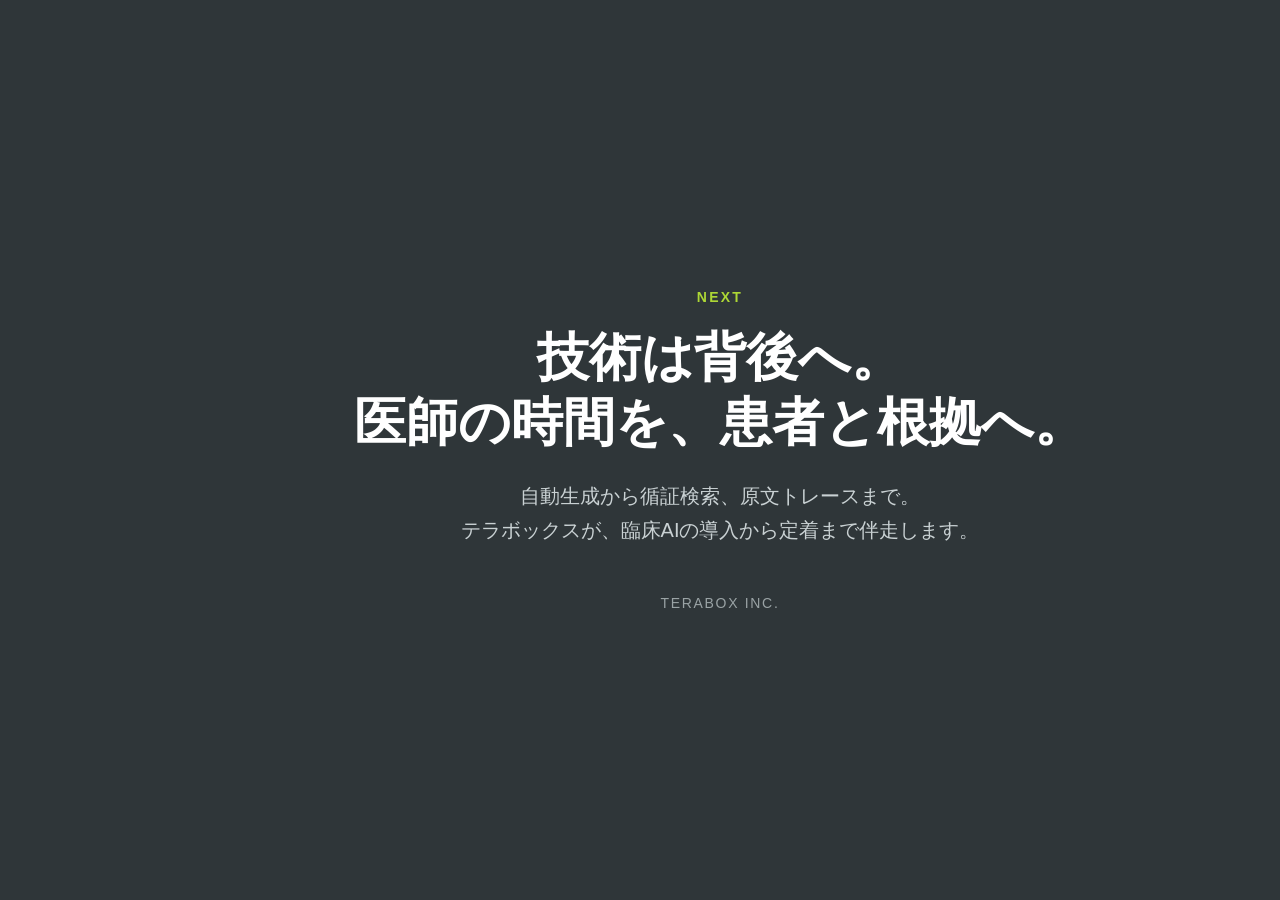
<file: source/mockups/ui-closing.html>
<!doctype html>
<html lang="ja">
<head>
  <meta charset="utf-8" />
  <title>臨床AI｜クロージング</title>
  <style>
    *{box-sizing:border-box}body{margin:0;width:1440px;height:900px;overflow:hidden;
      background:#2f3639;color:#fff;font-family:"Hiragino Sans","Noto Sans JP",sans-serif;
      display:grid;place-items:center;text-align:center;padding:48px}
    .lime{color:#add735;letter-spacing:.16em;font-weight:800;font-size:14px}
    h1{margin:20px 0 0;font-size:52px;line-height:1.25}
    p{margin:24px auto 0;max-width:820px;font-size:20px;line-height:1.7;color:#c9d1d3}
    .foot{margin-top:48px;font-size:14px;letter-spacing:.12em;color:#9aa3a5}
  </style>
</head>
<body>
  <div>
    <div class="lime">NEXT</div>
    <h1>技術は背後へ。<br>医師の時間を、患者と根拠へ。</h1>
    <p>自動生成から循証検索、原文トレースまで。<br>テラボックスが、臨床AIの導入から定着まで伴走します。</p>
    <div class="foot">TERABOX INC.</div>
  </div>
</body>
</html>
</file>
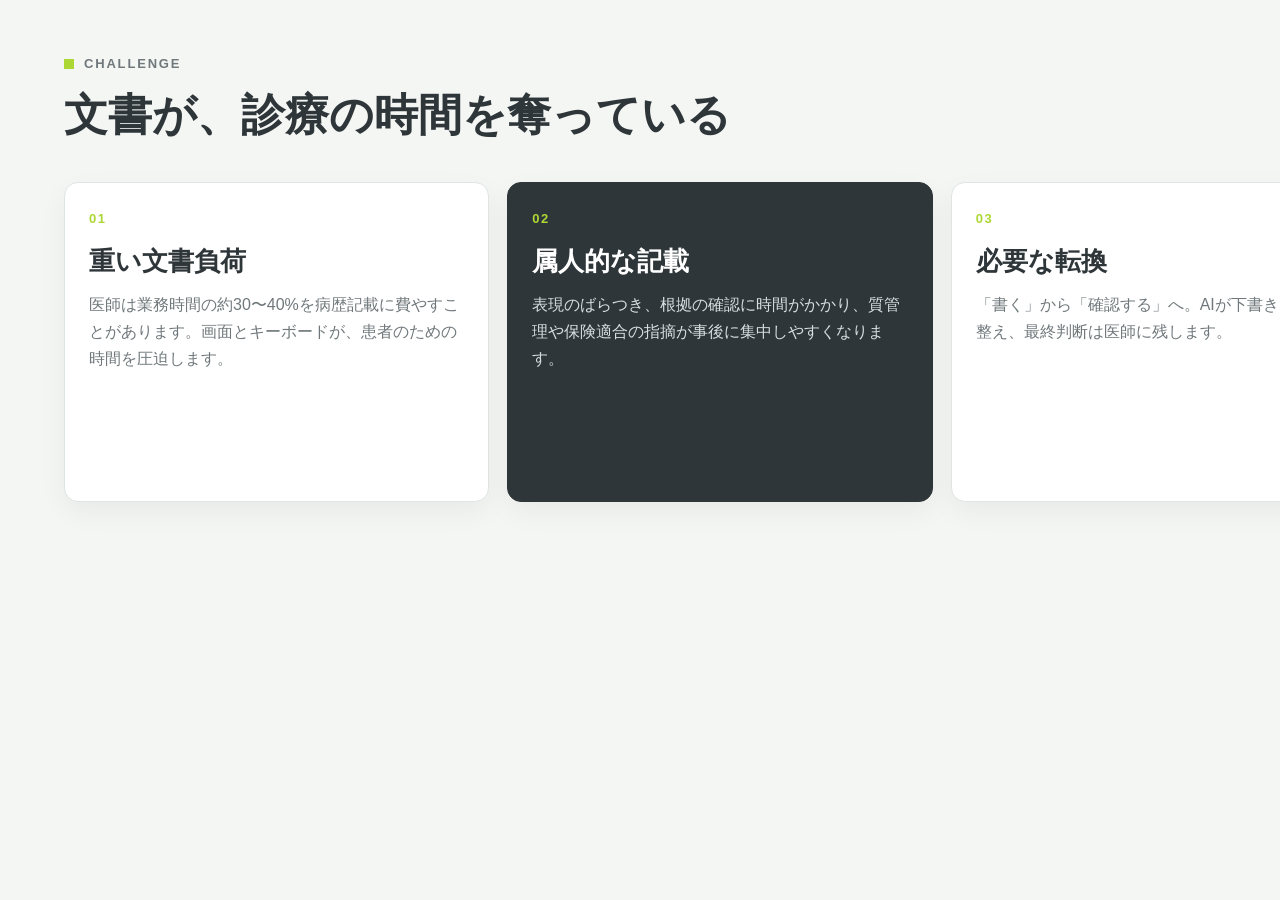
<file: source/mockups/ui-problem.html>
<!doctype html>
<html lang="ja">
<head>
  <meta charset="utf-8" />
  <title>臨床AI｜課題</title>
  <style>
    :root{--ink:#2f3639;--muted:#70787b;--line:#dfe4e5;--lime:#add735;--soft:#fbfcfc}
    *{box-sizing:border-box}body{margin:0;width:1440px;height:900px;overflow:hidden;background:#f4f6f4;
      color:var(--ink);font-family:"Hiragino Sans","Noto Sans JP",sans-serif;padding:56px 64px}
    .k{display:flex;align-items:center;gap:10px;font-size:13px;font-weight:800;letter-spacing:.14em;color:var(--muted)}
    .k i{width:10px;height:10px;background:var(--lime);display:inline-block}
    h1{margin:16px 0 0;font-size:44px;line-height:1.25}
    .grid{margin-top:40px;display:grid;grid-template-columns:1fr 1fr 1fr;gap:18px}
    .card{background:#fff;border:1px solid var(--line);border-radius:14px;padding:28px 24px;min-height:320px;
      box-shadow:0 10px 28px rgba(16,23,24,.05)}
    .card:nth-child(2){background:#2f3639;color:#fff;border-color:#2f3639}
    .card:nth-child(2) p{color:#d7dedf}
    .n{color:var(--lime);font-weight:800;letter-spacing:.12em;font-size:13px}
    h2{margin:18px 0 12px;font-size:26px}
    p{margin:0;font-size:16px;line-height:1.7;color:var(--muted)}
  </style>
</head>
<body>
  <div class="k"><i></i>CHALLENGE</div>
  <h1>文書が、診療の時間を奪っている</h1>
  <div class="grid">
    <article class="card"><div class="n">01</div><h2>重い文書負荷</h2><p>医師は業務時間の約30〜40%を病歴記載に費やすことがあります。画面とキーボードが、患者のための時間を圧迫します。</p></article>
    <article class="card"><div class="n">02</div><h2>属人的な記載</h2><p>表現のばらつき、根拠の確認に時間がかかり、質管理や保険適合の指摘が事後に集中しやすくなります。</p></article>
    <article class="card"><div class="n">03</div><h2>必要な転換</h2><p>「書く」から「確認する」へ。AIが下書きと根拠を整え、最終判断は医師に残します。</p></article>
  </div>
</body>
</html>
</file>
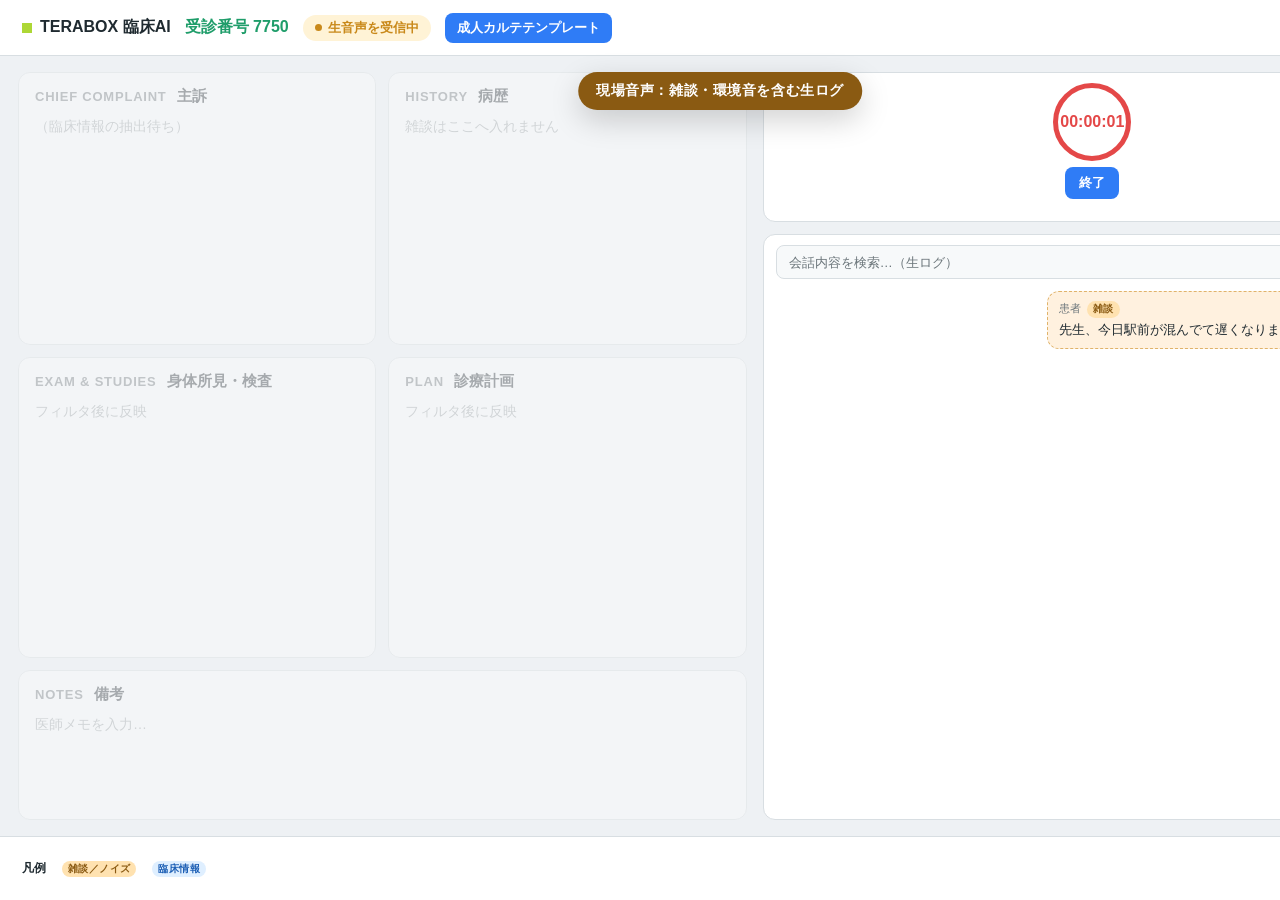
<file: source/mockups/ui-recording-live.html>
<!doctype html>
<html lang="ja">
<head>
  <meta charset="utf-8" />
  <title>臨床AI｜ノイズ除去ライブデモ</title>
  <style>
    :root {
      --bg:#eef1f4; --card:#fff; --ink:#1f2a30; --muted:#6b757a; --line:#d8dee2;
      --blue:#2f7cf6; --blue-soft:#e8f1ff; --green:#1f9d6a; --red:#e44848; --lime:#add735; --warn:#c9891a;
    }
    *{box-sizing:border-box}
    body{margin:0;width:1440px;height:900px;overflow:hidden;background:var(--bg);color:var(--ink);
      font-family:"Hiragino Sans","Noto Sans JP",sans-serif}
    .app{display:grid;grid-template-rows:56px 1fr 64px;height:100%;position:relative}
    .top{display:flex;align-items:center;gap:14px;padding:0 22px;background:#fff;border-bottom:1px solid var(--line);z-index:2}
    .brand{display:flex;align-items:center;gap:8px;font-weight:800}
    .brand i{width:10px;height:10px;background:var(--lime);display:inline-block}
    .pid{color:var(--green);font-weight:700}
    .pill{display:inline-flex;align-items:center;gap:6px;padding:4px 12px;border-radius:999px;background:var(--blue-soft);color:var(--blue);font-size:13px;font-weight:700}
    .pill::before{content:"";width:7px;height:7px;border-radius:50%;background:var(--blue);animation:blink 1s infinite}
    .pill.warn{background:#fff3d6;color:var(--warn)}
    .pill.warn::before{background:var(--warn)}
    .pill.ok{background:#e7f7ef;color:var(--green)}
    .pill.ok::before{background:var(--green);animation:none}
    @keyframes blink{50%{opacity:.35}}
    .tab{padding:6px 12px;border-radius:8px;background:var(--blue);color:#fff;font-size:13px;font-weight:700}
    .top-right{margin-left:auto;color:var(--muted);font-size:13px}
    .banner{
      position:absolute;left:50%;top:72px;transform:translateX(-50%) translateY(-12px);
      z-index:5;opacity:0;pointer-events:none;
      padding:10px 18px;border-radius:999px;font-weight:800;font-size:14px;letter-spacing:.04em;
      background:#2f3639;color:#fff;box-shadow:0 10px 30px rgba(0,0,0,.18);transition:.35s ease;
    }
    .banner.show{opacity:1;transform:translateX(-50%) translateY(0)}
    .banner.noise{background:#8a5a12}
    .banner.filter{background:#1f6b45}
    .main{display:grid;grid-template-columns:1.05fr .95fr;gap:16px;padding:16px 18px;min-height:0}
    .cards{display:grid;grid-template-columns:1fr 1fr;grid-template-rows:1fr 1.1fr .55fr;gap:12px;min-height:0}
    .card{background:var(--card);border:1px solid var(--line);border-radius:12px;padding:14px 16px;overflow:hidden;opacity:.35;filter:grayscale(.4);transition:.5s ease}
    .card.active{opacity:1;filter:none}
    .card h3{margin:0 0 10px;font-size:13px;letter-spacing:.06em;color:var(--muted);font-weight:800}
    .card h3 b{color:var(--ink);font-size:15px;letter-spacing:0;margin-left:6px}
    .card p,.card li{margin:0;font-size:14px;line-height:1.55}
    .card ul{margin:0;padding:0;list-style:none}
    .card li+li{margin-top:6px}
    .label{color:#3d7d5c;font-weight:700}
    .typing::after{content:"▍";animation:blink 1s infinite;color:var(--blue)}
    .card.wide{grid-column:1/-1}
    .placeholder{color:#9aa3a5;font-size:13px}
    .side{display:grid;grid-template-rows:150px 1fr;gap:12px;min-height:0}
    .rec{background:#fff;border:1px solid var(--line);border-radius:12px;display:grid;place-items:center;gap:6px;padding:10px;position:relative}
    .timer{width:78px;height:78px;border-radius:50%;border:5px solid var(--red);display:grid;place-items:center;font-size:16px;font-weight:800;color:var(--red);animation:pulse 1.6s infinite}
    @keyframes pulse{70%{box-shadow:0 0 0 12px rgba(228,72,72,0)}100%{box-shadow:0 0 0 0 rgba(228,72,72,0)}}
    .btn{border:0;border-radius:8px;padding:7px 14px;font-weight:700;background:var(--blue);color:#fff;font-size:13px}
    .wave{display:flex;align-items:flex-end;gap:3px;height:30px;width:86%}
    .wave span{flex:1;background:linear-gradient(#9ec0ff,var(--blue));border-radius:2px;animation:bar .9s ease-in-out infinite alternate}
    .wave.noisy span{background:linear-gradient(#ffc28a,#e07a2f);animation-duration:.35s}
    .wave.clean span{background:linear-gradient(#9ec0ff,var(--blue));animation-duration:1.1s}
    .wave span:nth-child(odd){animation-duration:.55s}
    @keyframes bar{from{height:15%}to{height:100%}}
    .meter{position:absolute;right:12px;top:12px;font-size:11px;font-weight:800;letter-spacing:.06em;color:var(--warn)}
    .meter.ok{color:var(--green)}
    .chat{background:#fff;border:1px solid var(--line);border-radius:12px;display:grid;grid-template-rows:44px 1fr;min-height:0;overflow:hidden}
    .search{margin:10px 12px 0;padding:8px 12px;border:1px solid var(--line);border-radius:8px;color:var(--muted);font-size:13px;background:#f7f9fa}
    .msgs{padding:12px;overflow:hidden;display:flex;flex-direction:column;gap:8px}
    .msg{max-width:92%;padding:9px 11px;border-radius:12px;font-size:13px;line-height:1.45;opacity:0;transform:translateY(10px);transition:.4s ease;position:relative}
    .msg.show{opacity:1;transform:none}
    .msg.dr{align-self:flex-start;background:#f2f4f6}
    .msg.pt{align-self:flex-end;background:#dff6ea}
    .msg.noise{background:#fff1df;border:1px dashed #e0b36a}
    .msg.noise.filtered{opacity:.28;filter:grayscale(1);text-decoration:line-through;transform:scale(.98)}
    .msg.keep{box-shadow:0 0 0 2px rgba(47,124,246,.35)}
    .msg.keep::after{content:"抽出";position:absolute;right:8px;top:6px;font-size:10px;font-weight:800;color:var(--blue);letter-spacing:.08em}
    .msg small{display:block;color:var(--muted);font-size:11px;margin-bottom:3px}
    .tag{display:inline-block;margin-left:6px;padding:1px 6px;border-radius:999px;font-size:10px;font-weight:800;letter-spacing:.04em}
    .tag.noise{background:#ffe2b0;color:#8a5a12}
    .tag.clinical{background:#dfefff;color:#1d5fb5}
    .foot{display:flex;align-items:center;gap:14px;padding:0 22px;background:#fff;border-top:1px solid var(--line)}
    .ghost{color:var(--muted);font-size:13px}
    .save{margin-left:auto;background:var(--blue);color:#fff;border:0;border-radius:10px;padding:12px 22px;font-weight:800;opacity:.55}
    .save.ready{opacity:1;box-shadow:0 8px 20px rgba(47,124,246,.35)}
    .legend{display:flex;gap:10px;align-items:center;font-size:12px;color:var(--muted)}
    .legend b{color:var(--ink)}
  </style>
</head>
<body>
  <div class="app">
    <div class="banner noise" id="banner">現場音声：雑談・環境音を含む生ログ</div>
    <header class="top">
      <div class="brand"><i></i>TERABOX 臨床AI</div>
      <span class="pid">受診番号 7750</span>
      <span class="pill warn" id="statusPill">生音声を受信中</span>
      <span class="tab">成人カルテテンプレート</span>
      <div class="top-right" id="topRight">ノイズフィルタ：待機</div>
    </header>
    <main class="main">
      <section class="cards">
        <article class="card" id="c1"><h3>CHIEF COMPLAINT <b>主訴</b></h3><p id="chief" class="placeholder">（臨床情報の抽出待ち）</p></article>
        <article class="card" id="c2"><h3>HISTORY <b>病歴</b></h3><p class="placeholder" id="hist">雑談はここへ入れません</p></article>
        <article class="card" id="c3"><h3>EXAM &amp; STUDIES <b>身体所見・検査</b></h3><p class="placeholder" id="exam">フィルタ後に反映</p></article>
        <article class="card" id="c4"><h3>PLAN <b>診療計画</b></h3><p class="placeholder" id="plan">フィルタ後に反映</p></article>
        <article class="card wide" id="c5"><h3>NOTES <b>備考</b></h3><p id="notes" class="placeholder">医師メモを入力…</p></article>
      </section>
      <aside class="side">
        <div class="rec">
          <div class="meter" id="meter">NOISE HIGH</div>
          <div class="timer" id="timer">00:00:00</div>
          <button class="btn" type="button">終了</button>
          <div class="wave noisy" id="wave" aria-hidden="true"></div>
        </div>
        <div class="chat">
          <div class="search">会話内容を検索…（生ログ）</div>
          <div class="msgs" id="msgs"></div>
        </div>
      </aside>
    </main>
    <footer class="foot">
      <div class="legend"><b>凡例</b> <span class="tag noise">雑談／ノイズ</span> <span class="tag clinical">臨床情報</span></div>
      <button class="save" id="save" type="button">カルテを保存</button>
    </footer>
  </div>
  <script>
    const wave = document.getElementById('wave');
    for (let i = 0; i < 28; i++) wave.appendChild(document.createElement('span'));

    let sec = 0;
    const timer = document.getElementById('timer');
    setInterval(() => {
      sec += 1;
      const h = String(Math.floor(sec / 3600)).padStart(2, '0');
      const m = String(Math.floor((sec % 3600) / 60)).padStart(2, '0');
      const s = String(sec % 60).padStart(2, '0');
      timer.textContent = `${h}:${m}:${s}`;
    }, 1000);

    const banner = document.getElementById('banner');
    const statusPill = document.getElementById('statusPill');
    const topRight = document.getElementById('topRight');
    const meter = document.getElementById('meter');
    const box = document.getElementById('msgs');

    // Phase 1: noisy raw dialogue (chitchat + clinical mixed)
    const msgs = [
      { who: 'pt', text: '先生、今日駅前が混んでて遅くなりました。すみません。', at: 600, kind: 'noise' },
      { who: 'dr', text: '大丈夫ですよ。天気も急に寒くなりましたね。', at: 1800, kind: 'noise' },
      { who: 'pt', text: 'ええ、エアコンの音も気になって…あ、咳と熱が続いていて。', at: 3200, kind: 'mix' },
      { who: 'dr', text: 'では本題を。鼻閉や息苦しさはありますか。アレルギーは？', at: 4800, kind: 'clinical' },
      { who: 'pt', text: 'だるくて、咳と熱が7日くらい。アレルギーはありません。', at: 6400, kind: 'clinical' },
      { who: 'pt', text: 'あと週末は孫の運動会で忙しくて…', at: 8000, kind: 'noise' },
      { who: 'dr', text: '血算と胸部CTで方針を絞りましょう。', at: 9400, kind: 'clinical' },
    ];

    const nodes = [];
    msgs.forEach((m) => {
      setTimeout(() => {
        const el = document.createElement('div');
        const noise = m.kind === 'noise' || m.kind === 'mix';
        el.className = `msg ${m.who}${noise ? ' noise' : ''}`;
        el.dataset.kind = m.kind;
        const tag = m.kind === 'clinical'
          ? '<span class="tag clinical">臨床</span>'
          : m.kind === 'mix'
            ? '<span class="tag noise">混在</span>'
            : '<span class="tag noise">雑談</span>';
        el.innerHTML = `<small>${m.who === 'dr' ? '医師' : '患者'}${tag}</small>${m.text}`;
        box.appendChild(el);
        nodes.push(el);
        requestAnimationFrame(() => el.classList.add('show'));
      }, m.at);
    });

    function showBanner(text, cls) {
      banner.className = `banner show ${cls}`;
      banner.textContent = text;
    }

    function typeText(el, text, speed = 22) {
      return new Promise((resolve) => {
        let i = 0;
        el.classList.remove('placeholder');
        el.classList.add('typing');
        el.textContent = '';
        const t = setInterval(() => {
          el.textContent = text.slice(0, ++i);
          if (i >= text.length) {
            clearInterval(t);
            el.classList.remove('typing');
            resolve();
          }
        }, speed);
      });
    }

    // Phase 2: AI filter kicks in
    setTimeout(() => {
      showBanner('AIフィルタ起動：雑談・環境音を抑制', 'filter');
      statusPill.className = 'pill';
      statusPill.textContent = 'フィルタ処理中';
      topRight.textContent = 'ノイズフィルタ：稼働';
      meter.textContent = 'FILTERING';
      wave.classList.remove('noisy');
      wave.classList.add('clean');
    }, 11000);

    setTimeout(() => {
      nodes.forEach((el) => {
        const kind = el.dataset.kind;
        if (kind === 'noise') {
          el.classList.add('filtered');
        } else if (kind === 'clinical' || kind === 'mix') {
          el.classList.add('keep');
          el.classList.remove('noise');
        }
      });
      showBanner('臨床情報のみを抽出 → カルテへ反映', 'filter');
      statusPill.className = 'pill ok';
      statusPill.textContent = '臨床情報を抽出済み';
      meter.className = 'meter ok';
      meter.textContent = 'NOISE LOW';
      topRight.textContent = 'ノイズフィルタ：完了';
    }, 12500);

    // Phase 3: chart fills with clinical only
    setTimeout(async () => {
      ['c1','c2','c3','c4','c5'].forEach((id) => document.getElementById(id).classList.add('active'));
      await typeText(document.getElementById('chief'), '発熱を伴う咳嗽が7日間、胸苦しさ・喘鳴が続く。');
      document.getElementById('hist').innerHTML =
        '<ul><li><span class="label">【現病歴】</span>降雨後に発症。乾性咳嗽、発熱。</li>' +
        '<li><span class="label">【既往歴】</span>薬剤アレルギーなし。</li></ul>';
      document.getElementById('exam').innerHTML =
        '<ul><li><span class="label">【方針】</span>血算・胸部CTで重症度を確認</li></ul>';
      document.getElementById('plan').innerHTML =
        '<ul><li><span class="label">【次ステップ】</span>検査後に治療方針を決定</li></ul>';
      document.getElementById('notes').textContent = '雑談（駅・天気・運動会）はカルテへ未転記';
      document.getElementById('notes').classList.remove('placeholder');
      document.getElementById('save').classList.add('ready');
      showBanner('結果：雑談は除外／症状・方針のみがカルテに残る', 'filter');
    }, 14500);

    // initial banner
    setTimeout(() => showBanner('現場音声：雑談・環境音を含む生ログ', 'noise'), 300);
  </script>
</body>
</html>
</file>
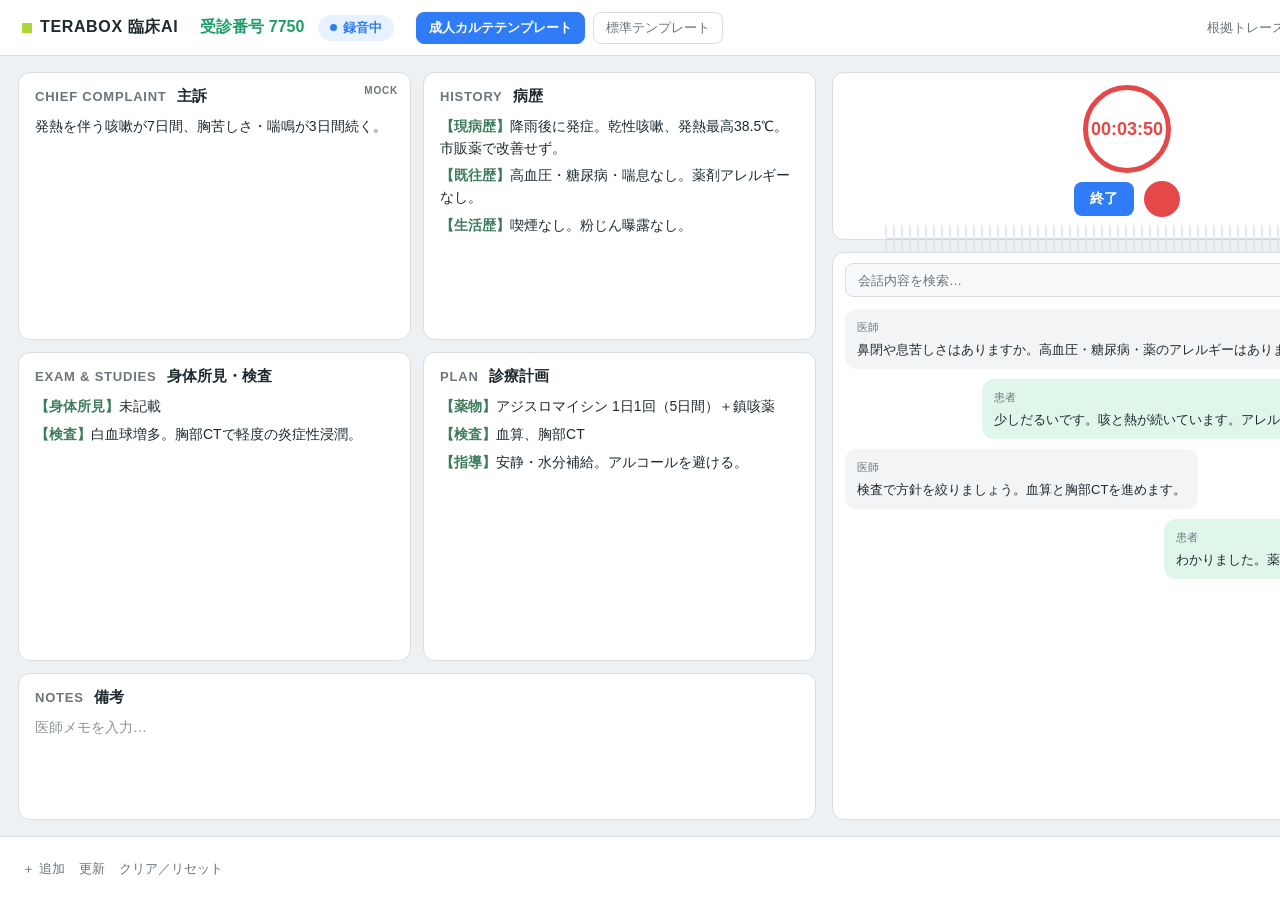
<file: source/mockups/ui-recording.html>
<!doctype html>
<html lang="ja">
<head>
  <meta charset="utf-8" />
  <title>臨床AI｜録音中モックアップ</title>
  <style>
    :root {
      --bg: #eef1f4;
      --card: #fff;
      --ink: #1f2a30;
      --muted: #6b757a;
      --line: #d8dee2;
      --blue: #2f7cf6;
      --blue-soft: #e8f1ff;
      --green: #1f9d6a;
      --red: #e44848;
      --lime: #add735;
    }
    * { box-sizing: border-box; }
    body {
      margin: 0;
      width: 1440px;
      height: 900px;
      overflow: hidden;
      background: var(--bg);
      color: var(--ink);
      font-family: "Hiragino Sans", "Noto Sans JP", "Segoe UI", sans-serif;
    }
    .app { display: grid; grid-template-rows: 56px 1fr 64px; height: 100%; }
    .top {
      display: flex; align-items: center; gap: 14px;
      padding: 0 22px; background: #fff; border-bottom: 1px solid var(--line);
    }
    .brand {
      display: flex; align-items: center; gap: 8px; margin-right: 8px;
      font-weight: 800; letter-spacing: .04em;
    }
    .brand i {
      width: 10px; height: 10px; background: var(--lime); display: inline-block;
    }
    .pid { color: var(--green); font-weight: 700; }
    .pill {
      display: inline-flex; align-items: center; gap: 6px;
      padding: 4px 12px; border-radius: 999px; background: var(--blue-soft);
      color: var(--blue); font-size: 13px; font-weight: 700;
    }
    .pill::before { content: ""; width: 7px; height: 7px; border-radius: 50%; background: var(--blue); }
    .tabs { display: flex; gap: 8px; margin-left: 8px; }
    .tab {
      padding: 6px 12px; border-radius: 8px; border: 1px solid var(--line);
      background: #fff; font-size: 13px; color: var(--muted);
    }
    .tab.active { background: var(--blue); border-color: var(--blue); color: #fff; font-weight: 700; }
    .top-right { margin-left: auto; display: flex; align-items: center; gap: 16px; color: var(--muted); font-size: 13px; }
    .toggle { width: 36px; height: 20px; border-radius: 999px; background: var(--blue); position: relative; }
    .toggle::after { content: ""; position: absolute; right: 3px; top: 3px; width: 14px; height: 14px; border-radius: 50%; background: #fff; }
    .main {
      display: grid; grid-template-columns: 1.15fr .85fr; gap: 16px;
      padding: 16px 18px; min-height: 0;
    }
    .cards {
      display: grid; grid-template-columns: 1fr 1fr; grid-template-rows: 1fr 1.15fr .55fr;
      gap: 12px; min-height: 0;
    }
    .card {
      background: var(--card); border: 1px solid var(--line); border-radius: 12px;
      padding: 14px 16px; overflow: hidden; position: relative;
    }
    .card h3 {
      margin: 0 0 10px; font-size: 13px; letter-spacing: .06em;
      color: var(--muted); font-weight: 800; text-transform: uppercase;
    }
    .card h3 b { color: var(--ink); font-size: 15px; letter-spacing: 0; text-transform: none; margin-left: 6px; }
    .card p, .card li { margin: 0; font-size: 14px; line-height: 1.55; }
    .card ul { margin: 0; padding-left: 0; list-style: none; }
    .card li + li { margin-top: 6px; }
    .card .label { color: #3d7d5c; font-weight: 700; }
    .card.wide { grid-column: 1 / -1; }
    .side {
      display: grid; grid-template-rows: 168px 1fr; gap: 12px; min-height: 0;
    }
    .rec {
      background: #fff; border: 1px solid var(--line); border-radius: 12px;
      display: grid; place-items: center; gap: 8px; padding: 12px;
    }
    .timer {
      width: 88px; height: 88px; border-radius: 50%; border: 5px solid var(--red);
      display: grid; place-items: center; font-size: 18px; font-weight: 800; color: var(--red);
    }
    .rec-actions { display: flex; gap: 10px; align-items: center; }
    .btn {
      border: 0; border-radius: 8px; padding: 8px 16px; font-weight: 700; font-size: 14px; cursor: default;
    }
    .btn-blue { background: var(--blue); color: #fff; }
    .btn-red { width: 36px; height: 36px; border-radius: 50%; background: var(--red); }
    .wave { width: 86%; height: 28px; background:
      linear-gradient(90deg, #d9e2ea 2px, transparent 2px) 0 0 / 8px 100%,
      linear-gradient(#c5d0da, #c5d0da) center / 100% 2px no-repeat;
      opacity: .7;
    }
    .chat {
      background: #fff; border: 1px solid var(--line); border-radius: 12px;
      display: grid; grid-template-rows: 44px 1fr; min-height: 0; overflow: hidden;
    }
    .search {
      margin: 10px 12px 0; padding: 8px 12px; border: 1px solid var(--line);
      border-radius: 8px; color: var(--muted); font-size: 13px; background: #f7f9fa;
    }
    .msgs { padding: 12px; overflow: hidden; display: flex; flex-direction: column; gap: 10px; }
    .msg { max-width: 88%; padding: 10px 12px; border-radius: 12px; font-size: 13px; line-height: 1.5; }
    .msg.dr { align-self: flex-start; background: #f2f4f6; }
    .msg.pt { align-self: flex-end; background: #dff6ea; }
    .msg small { display: block; color: var(--muted); font-size: 11px; margin-bottom: 4px; }
    .foot {
      display: flex; align-items: center; gap: 14px;
      padding: 0 22px; background: #fff; border-top: 1px solid var(--line);
    }
    .ghost { color: var(--muted); font-size: 13px; }
    .save { margin-left: auto; background: var(--blue); color: #fff; border: 0; border-radius: 10px; padding: 12px 22px; font-weight: 800; font-size: 15px; }
    .badge-tb {
      position: absolute; right: 12px; top: 12px; font-size: 10px; letter-spacing: .08em;
      color: var(--muted); font-weight: 700;
    }
  </style>
</head>
<body>
  <div class="app">
    <header class="top">
      <div class="brand"><i></i>TERABOX 臨床AI</div>
      <span class="pid">受診番号 7750</span>
      <span class="pill">録音中</span>
      <div class="tabs">
        <span class="tab active">成人カルテテンプレート</span>
        <span class="tab">標準テンプレート</span>
      </div>
      <div class="top-right">
        <span>根拠トレース</span>
        <span class="toggle" aria-hidden="true"></span>
        <span>精緻化：—</span>
      </div>
    </header>

    <main class="main">
      <section class="cards">
        <article class="card">
          <span class="badge-tb">MOCK</span>
          <h3>CHIEF COMPLAINT <b>主訴</b></h3>
          <p>発熱を伴う咳嗽が7日間、胸苦しさ・喘鳴が3日間続く。</p>
        </article>
        <article class="card">
          <h3>HISTORY <b>病歴</b></h3>
          <ul>
            <li><span class="label">【現病歴】</span>降雨後に発症。乾性咳嗽、発熱最高38.5℃。市販薬で改善せず。</li>
            <li><span class="label">【既往歴】</span>高血圧・糖尿病・喘息なし。薬剤アレルギーなし。</li>
            <li><span class="label">【生活歴】</span>喫煙なし。粉じん曝露なし。</li>
          </ul>
        </article>
        <article class="card">
          <h3>EXAM &amp; STUDIES <b>身体所見・検査</b></h3>
          <ul>
            <li><span class="label">【身体所見】</span>未記載</li>
            <li><span class="label">【検査】</span>白血球増多。胸部CTで軽度の炎症性浸潤。</li>
          </ul>
        </article>
        <article class="card">
          <h3>PLAN <b>診療計画</b></h3>
          <ul>
            <li><span class="label">【薬物】</span>アジスロマイシン 1日1回（5日間）＋鎮咳薬</li>
            <li><span class="label">【検査】</span>血算、胸部CT</li>
            <li><span class="label">【指導】</span>安静・水分補給。アルコールを避ける。</li>
          </ul>
        </article>
        <article class="card wide">
          <h3>NOTES <b>備考</b></h3>
          <p style="color:#8a9398">医師メモを入力…</p>
        </article>
      </section>

      <aside class="side">
        <div class="rec">
          <div class="timer">00:03:50</div>
          <div class="rec-actions">
            <button class="btn btn-blue" type="button">終了</button>
            <span class="btn-red" aria-hidden="true"></span>
          </div>
          <div class="wave" aria-hidden="true"></div>
        </div>
        <div class="chat">
          <div class="search">会話内容を検索…</div>
          <div class="msgs">
            <div class="msg dr"><small>医師</small>鼻閉や息苦しさはありますか。高血圧・糖尿病・薬のアレルギーはありますか。</div>
            <div class="msg pt"><small>患者</small>少しだるいです。咳と熱が続いています。アレルギーはありません。</div>
            <div class="msg dr"><small>医師</small>検査で方針を絞りましょう。血算と胸部CTを進めます。</div>
            <div class="msg pt"><small>患者</small>わかりました。薬は食後に飲みます。</div>
          </div>
        </div>
      </aside>
    </main>

    <footer class="foot">
      <span class="ghost">＋ 追加</span>
      <span class="ghost">更新</span>
      <span class="ghost">クリア／リセット</span>
      <button class="save" type="button">カルテを保存</button>
    </footer>
  </div>
</body>
</html>
</file>
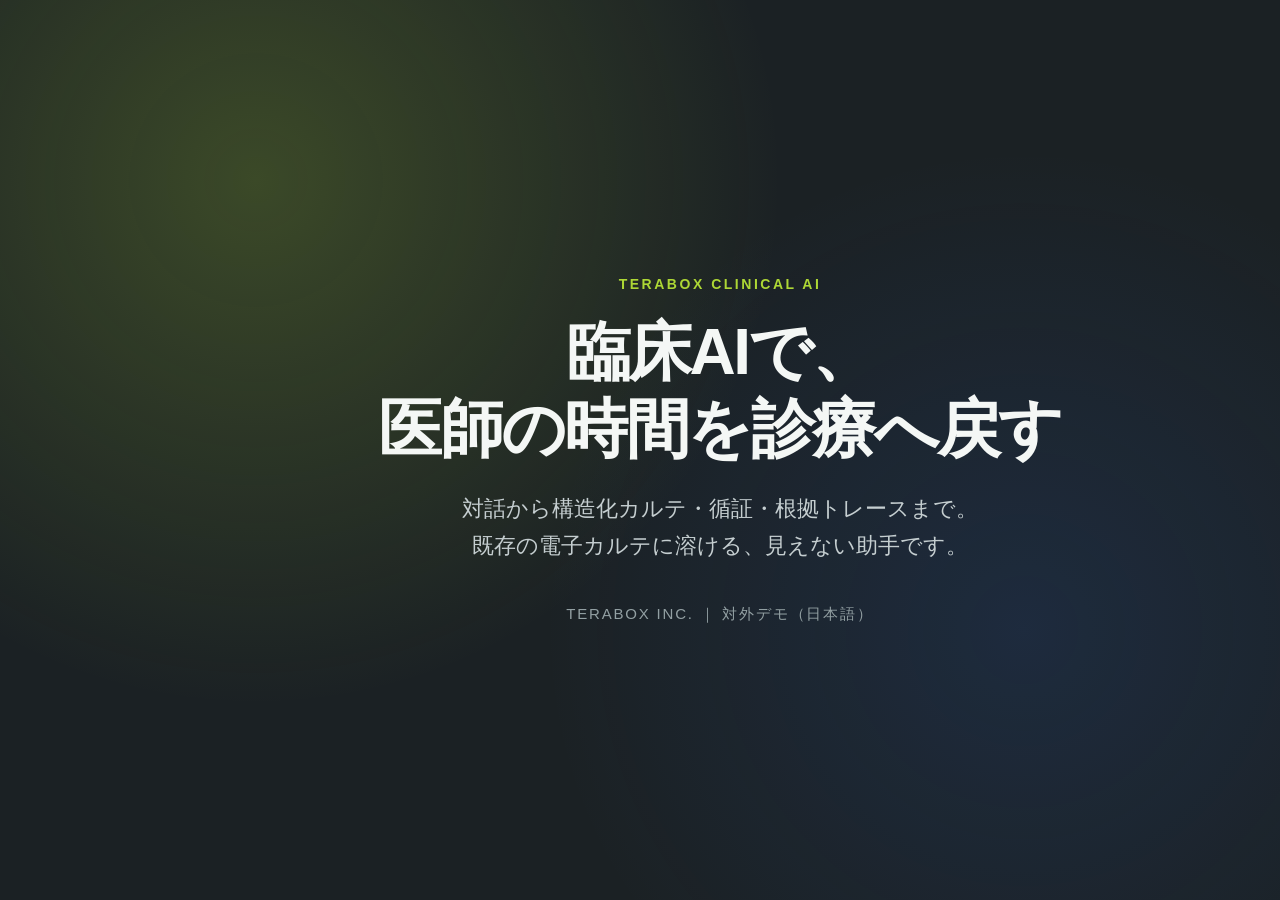
<file: source/mockups/ui-title.html>
<!doctype html>
<html lang="ja">
<head>
  <meta charset="utf-8" />
  <title>臨床AI｜タイトル</title>
  <style>
    *{box-sizing:border-box}body{margin:0;width:1440px;height:900px;overflow:hidden;
      background:radial-gradient(circle at 20% 20%,rgba(173,215,53,.22),transparent 42%),
      radial-gradient(circle at 80% 70%,rgba(47,114,246,.12),transparent 40%),#1b2124;
      color:#f4f7f5;font-family:"Hiragino Sans","Noto Sans JP",sans-serif;
      display:grid;place-items:center;text-align:center;padding:48px}
    .k{letter-spacing:.18em;font-weight:800;font-size:14px;color:#add735}
    h1{margin:22px 0 0;font-size:64px;line-height:1.2;letter-spacing:-.04em}
    p{margin:22px auto 0;max-width:880px;font-size:22px;line-height:1.7;color:#c5ced0}
    .brand{margin-top:40px;font-size:15px;letter-spacing:.12em;color:#93a0a3}
  </style>
</head>
<body>
  <div>
    <div class="k">TERABOX CLINICAL AI</div>
    <h1>臨床AIで、<br>医師の時間を診療へ戻す</h1>
    <p>対話から構造化カルテ・循証・根拠トレースまで。<br>既存の電子カルテに溶ける、見えない助手です。</p>
    <div class="brand">TERABOX INC. ｜ 対外デモ（日本語）</div>
  </div>
</body>
</html>
</file>
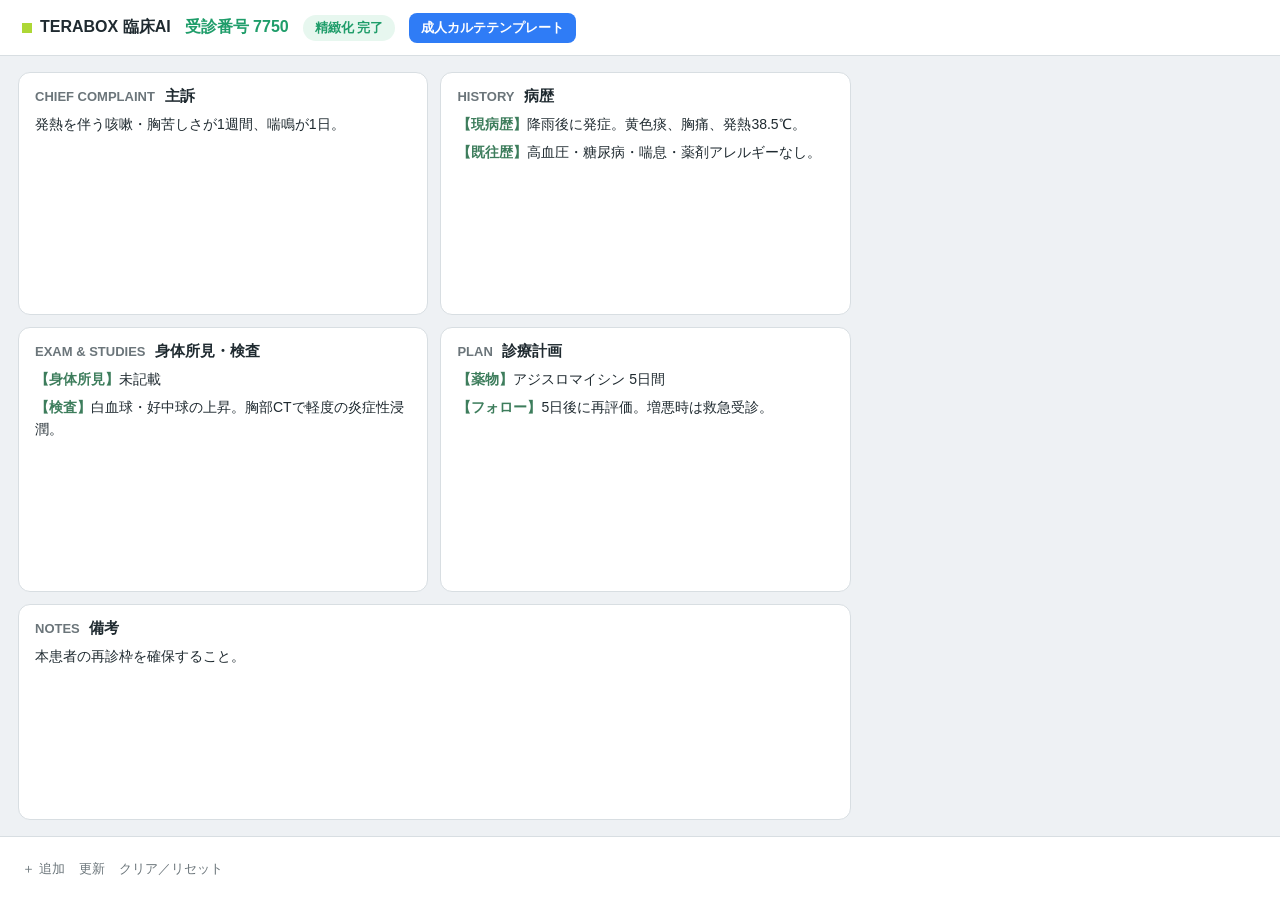
<file: source/mockups/ui-trace-live.html>
<!doctype html>
<html lang="ja">
<head>
  <meta charset="utf-8" />
  <title>臨床AI｜循証ライブデモ</title>
  <style>
    :root{--bg:#eef1f4;--card:#fff;--ink:#1f2a30;--muted:#6b757a;--line:#d8dee2;--blue:#2f7cf6;--green:#1f9d6a;--lime:#add735;--amber:#c9891a}
    *{box-sizing:border-box}
    body{margin:0;width:1440px;height:900px;overflow:hidden;background:var(--bg);color:var(--ink);font-family:"Hiragino Sans","Noto Sans JP",sans-serif}
    .app{display:grid;grid-template-rows:56px 1fr 64px;height:100%}
    .top{display:flex;align-items:center;gap:14px;padding:0 22px;background:#fff;border-bottom:1px solid var(--line)}
    .brand{font-weight:800;display:flex;align-items:center;gap:8px}
    .brand i{width:10px;height:10px;background:var(--lime);display:inline-block}
    .pid{color:var(--green);font-weight:700}
    .pill{padding:4px 12px;border-radius:999px;background:#e7f7ef;color:var(--green);font-size:13px;font-weight:700}
    .tab{padding:6px 12px;border-radius:8px;background:var(--blue);color:#fff;font-size:13px;font-weight:700}
    .top-right{margin-left:auto;color:var(--muted);font-size:13px}
    .main{display:grid;grid-template-columns:1.2fr .8fr;gap:16px;padding:16px 18px;min-height:0}
    .grid{display:grid;grid-template-columns:1fr 1fr;gap:12px}
    .card{background:var(--card);border:1px solid var(--line);border-radius:12px;padding:14px 16px;opacity:0;transform:translateY(8px);transition:.45s ease}
    .card.show{opacity:1;transform:none}
    .card.wide{grid-column:1/-1}
    .card h3{margin:0 0 8px;font-size:13px;color:var(--muted)}
    .card h3 b{color:var(--ink);font-size:15px;margin-left:6px}
    .card p,.card li{margin:0;font-size:14px;line-height:1.55}
    .card ul{list-style:none;padding:0;margin:0}
    .card li+li{margin-top:6px}
    .label{color:#3d7d5c;font-weight:700}
    .hit{background:#fff8d8;border-bottom:2px solid var(--amber);padding:0 2px;animation:flash 1.2s ease 2}
    @keyframes flash{0%,100%{background:#fff8d8}50%{background:#ffe08a}}
    .cursor{outline:3px solid var(--blue);outline-offset:2px;border-radius:4px;animation:sel .8s ease}
    @keyframes sel{from{outline-color:transparent}to{outline-color:var(--blue)}}
    .panel{background:#fff;border:1px solid var(--line);border-radius:12px;display:grid;grid-template-rows:48px 1fr 56px;min-height:0;overflow:hidden;transform:translateX(24px);opacity:0;transition:.5s ease}
    .panel.open{transform:none;opacity:1}
    .panel__head{display:flex;align-items:center;justify-content:space-between;padding:0 16px;border-bottom:1px solid var(--line);font-weight:800}
    .live{color:#e44848;font-size:12px;animation:blink 1s infinite}
    @keyframes blink{50%{opacity:.4}}
    .panel__body{padding:16px;overflow:hidden}
    .evidence{border:1px solid #f0d48a;background:#fffbeb;border-radius:10px;padding:12px 14px;margin-bottom:12px;opacity:0;transform:translateY(10px);transition:.45s ease}
    .evidence.show{opacity:1;transform:none}
    .evidence b{display:block;color:var(--amber);font-size:12px;letter-spacing:.08em;margin-bottom:6px}
    .evidence p{margin:0;font-size:13px;line-height:1.55}
    .evidence small{display:block;margin-top:8px;color:var(--muted);font-size:12px}
    .ask{margin:10px 12px;border:1px solid var(--line);border-radius:10px;padding:12px 14px;color:var(--muted);font-size:13px;background:#f7f9fa}
    .foot{display:flex;align-items:center;gap:14px;padding:0 22px;background:#fff;border-top:1px solid var(--line)}
    .ghost{color:var(--muted);font-size:13px}
    .save{margin-left:auto;background:var(--blue);color:#fff;border:0;border-radius:10px;padding:12px 22px;font-weight:800}
  </style>
</head>
<body>
  <div class="app">
    <header class="top">
      <div class="brand"><i></i>TERABOX 臨床AI</div>
      <span class="pid">受診番号 7750</span>
      <span class="pill">精緻化 完了</span>
      <span class="tab">成人カルテテンプレート</span>
      <div class="top-right">根拠トレース：ON</div>
    </header>
    <main class="main">
      <section class="grid">
        <article class="card" id="a1"><h3>CHIEF COMPLAINT <b>主訴</b></h3><p>発熱を伴う咳嗽・胸苦しさが1週間、喘鳴が1日。</p></article>
        <article class="card" id="a2"><h3>HISTORY <b>病歴</b></h3><ul>
          <li><span class="label">【現病歴】</span>降雨後に発症。黄色痰、胸痛、発熱38.5℃。</li>
          <li><span class="label">【既往歴】</span>高血圧・糖尿病・喘息・薬剤アレルギーなし。</li>
        </ul></article>
        <article class="card" id="a3"><h3>EXAM &amp; STUDIES <b>身体所見・検査</b></h3><ul>
          <li><span class="label">【身体所見】</span>未記載</li>
          <li><span class="label">【検査】</span><span id="hit">白血球・好中球の上昇。胸部CTで軽度の炎症性浸潤。</span></li>
        </ul></article>
        <article class="card" id="a4"><h3>PLAN <b>診療計画</b></h3><ul>
          <li><span class="label">【薬物】</span>アジスロマイシン 5日間</li>
          <li><span class="label">【フォロー】</span>5日後に再評価。増悪時は救急受診。</li>
        </ul></article>
        <article class="card wide" id="a5"><h3>NOTES <b>備考</b></h3><p>本患者の再診枠を確保すること。</p></article>
      </section>
      <aside class="panel" id="panel">
        <div class="panel__head"><span>循証Q&amp;A</span><span class="live">● LIVE</span></div>
        <div class="panel__body" id="body"></div>
        <div class="ask">質問を入力…（例：この所見の鑑別は？）</div>
      </aside>
    </main>
    <footer class="foot">
      <span class="ghost">＋ 追加</span><span class="ghost">更新</span><span class="ghost">クリア／リセット</span>
      <button class="save" type="button">カルテを保存</button>
    </footer>
  </div>
  <script>
    ['a1','a2','a3','a4','a5'].forEach((id,i)=>setTimeout(()=>document.getElementById(id).classList.add('show'),150+i*120));
    setTimeout(()=>{
      document.getElementById('hit').classList.add('hit','cursor');
      document.getElementById('panel').classList.add('open');
    },1200);
    const cards=[
      {t:'根拠カード 01｜検査所見の解釈',p:'白血球・好中球の上昇は、細菌性肺炎を含む急性炎症を示唆します。画像所見と合わせて評価します。',s:'出典例：成人市中肺炎診療ガイドライン'},
      {t:'根拠カード 02｜画像所見',p:'胸部CTの軽度炎症性浸潤は臨床症状と整合。必要な検査の欠落がないかを確認したうえで治療方針を提示しています。',s:'録音位置 04:12 ／ 原文へジャンプ可'},
      {t:'設計原則',p:'出力は意思決定の補助です。最終判断は署名医師に帰属します。',s:''},
    ];
    const body=document.getElementById('body');
    cards.forEach((c,i)=>{
      setTimeout(()=>{
        const el=document.createElement('div');
        el.className='evidence';
        el.innerHTML=`<b>${c.t}</b><p>${c.p}</p>${c.s?`<small>${c.s}</small>`:''}`;
        body.appendChild(el);
        requestAnimationFrame(()=>el.classList.add('show'));
      },1800+i*900);
    });
  </script>
</body>
</html>
</file>
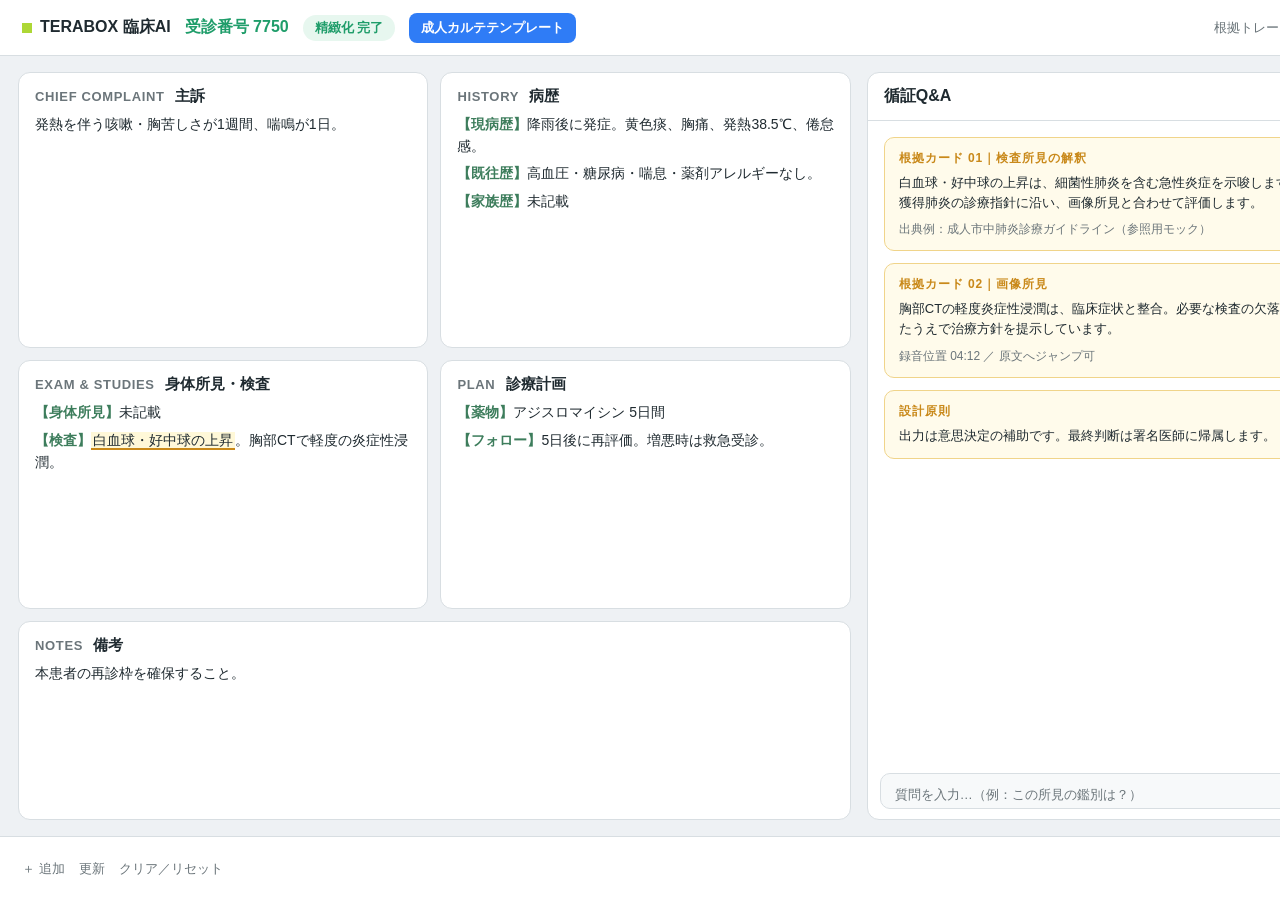
<file: source/mockups/ui-trace.html>
<!doctype html>
<html lang="ja">
<head>
  <meta charset="utf-8" />
  <title>臨床AI｜根拠トレース・モックアップ</title>
  <style>
    :root {
      --bg: #eef1f4; --card: #fff; --ink: #1f2a30; --muted: #6b757a;
      --line: #d8dee2; --blue: #2f7cf6; --green: #1f9d6a; --lime: #add735; --amber: #c9891a;
    }
    * { box-sizing: border-box; }
    body {
      margin: 0; width: 1440px; height: 900px; overflow: hidden; background: var(--bg);
      color: var(--ink); font-family: "Hiragino Sans", "Noto Sans JP", "Segoe UI", sans-serif;
    }
    .app { display: grid; grid-template-rows: 56px 1fr 64px; height: 100%; }
    .top {
      display: flex; align-items: center; gap: 14px; padding: 0 22px;
      background: #fff; border-bottom: 1px solid var(--line);
    }
    .brand { display: flex; align-items: center; gap: 8px; font-weight: 800; }
    .brand i { width: 10px; height: 10px; background: var(--lime); display: inline-block; }
    .pid { color: var(--green); font-weight: 700; }
    .pill {
      padding: 4px 12px; border-radius: 999px; background: #e7f7ef;
      color: var(--green); font-size: 13px; font-weight: 700;
    }
    .tab {
      padding: 6px 12px; border-radius: 8px; background: var(--blue); color: #fff;
      font-size: 13px; font-weight: 700;
    }
    .top-right { margin-left: auto; display: flex; gap: 16px; color: var(--muted); font-size: 13px; align-items: center; }
    .main { display: grid; grid-template-columns: 1.2fr .8fr; gap: 16px; padding: 16px 18px; min-height: 0; }
    .grid { display: grid; grid-template-columns: 1fr 1fr; grid-template-rows: auto auto auto; gap: 12px; }
    .card {
      background: var(--card); border: 1px solid var(--line); border-radius: 12px; padding: 14px 16px;
    }
    .card.wide { grid-column: 1 / -1; }
    .card h3 { margin: 0 0 8px; font-size: 13px; color: var(--muted); letter-spacing: .05em; }
    .card h3 b { color: var(--ink); font-size: 15px; margin-left: 6px; letter-spacing: 0; }
    .card p, .card li { margin: 0; font-size: 14px; line-height: 1.55; }
    .card ul { list-style: none; padding: 0; margin: 0; }
    .card li + li { margin-top: 6px; }
    .label { color: #3d7d5c; font-weight: 700; }
    .hit {
      background: #fff8d8; border-bottom: 2px solid var(--amber); padding: 0 2px;
    }
    .panel {
      background: #fff; border: 1px solid var(--line); border-radius: 12px;
      display: grid; grid-template-rows: 48px 1fr 56px; min-height: 0; overflow: hidden;
    }
    .panel__head {
      display: flex; align-items: center; justify-content: space-between;
      padding: 0 16px; border-bottom: 1px solid var(--line); font-weight: 800;
    }
    .panel__body { padding: 16px; overflow: hidden; }
    .evidence {
      border: 1px solid #f0d48a; background: #fffbeb; border-radius: 10px; padding: 12px 14px; margin-bottom: 12px;
    }
    .evidence b { display: block; color: var(--amber); font-size: 12px; letter-spacing: .08em; margin-bottom: 6px; }
    .evidence p { margin: 0; font-size: 13px; line-height: 1.55; }
    .evidence small { display: block; margin-top: 8px; color: var(--muted); font-size: 12px; }
    .ask {
      margin: 10px 12px; border: 1px solid var(--line); border-radius: 10px; padding: 12px 14px;
      color: var(--muted); font-size: 13px; background: #f7f9fa;
    }
    .foot {
      display: flex; align-items: center; gap: 14px; padding: 0 22px;
      background: #fff; border-top: 1px solid var(--line);
    }
    .ghost { color: var(--muted); font-size: 13px; }
    .save { margin-left: auto; background: var(--blue); color: #fff; border: 0; border-radius: 10px; padding: 12px 22px; font-weight: 800; }
  </style>
</head>
<body>
  <div class="app">
    <header class="top">
      <div class="brand"><i></i>TERABOX 臨床AI</div>
      <span class="pid">受診番号 7750</span>
      <span class="pill">精緻化 完了</span>
      <span class="tab">成人カルテテンプレート</span>
      <div class="top-right">
        <span>根拠トレース：ON</span>
        <span>精緻化：完了</span>
      </div>
    </header>
    <main class="main">
      <section class="grid">
        <article class="card">
          <h3>CHIEF COMPLAINT <b>主訴</b></h3>
          <p>発熱を伴う咳嗽・胸苦しさが1週間、喘鳴が1日。</p>
        </article>
        <article class="card">
          <h3>HISTORY <b>病歴</b></h3>
          <ul>
            <li><span class="label">【現病歴】</span>降雨後に発症。黄色痰、胸痛、発熱38.5℃、倦怠感。</li>
            <li><span class="label">【既往歴】</span>高血圧・糖尿病・喘息・薬剤アレルギーなし。</li>
            <li><span class="label">【家族歴】</span>未記載</li>
          </ul>
        </article>
        <article class="card">
          <h3>EXAM &amp; STUDIES <b>身体所見・検査</b></h3>
          <ul>
            <li><span class="label">【身体所見】</span>未記載</li>
            <li><span class="label">【検査】</span><span class="hit">白血球・好中球の上昇</span>。胸部CTで軽度の炎症性浸潤。</li>
          </ul>
        </article>
        <article class="card">
          <h3>PLAN <b>診療計画</b></h3>
          <ul>
            <li><span class="label">【薬物】</span>アジスロマイシン 5日間</li>
            <li><span class="label">【フォロー】</span>5日後に再評価。増悪時は救急受診。</li>
          </ul>
        </article>
        <article class="card wide">
          <h3>NOTES <b>備考</b></h3>
          <p>本患者の再診枠を確保すること。</p>
        </article>
      </section>
      <aside class="panel">
        <div class="panel__head"><span>循証Q&amp;A</span><span style="color:#e44848;font-size:12px">● LIVE</span></div>
        <div class="panel__body">
          <div class="evidence">
            <b>根拠カード 01｜検査所見の解釈</b>
            <p>白血球・好中球の上昇は、細菌性肺炎を含む急性炎症を示唆します。コミュニティ獲得肺炎の診療指針に沿い、画像所見と合わせて評価します。</p>
            <small>出典例：成人市中肺炎診療ガイドライン（参照用モック）</small>
          </div>
          <div class="evidence">
            <b>根拠カード 02｜画像所見</b>
            <p>胸部CTの軽度炎症性浸潤は、臨床症状と整合。必要な検査の欠落がないかを確認したうえで治療方針を提示しています。</p>
            <small>録音位置 04:12 ／ 原文へジャンプ可</small>
          </div>
          <div class="evidence">
            <b>設計原則</b>
            <p>出力は意思決定の補助です。最終判断は署名医師に帰属します。</p>
          </div>
        </div>
        <div class="ask">質問を入力…（例：この所見の鑑別は？）</div>
      </aside>
    </main>
    <footer class="foot">
      <span class="ghost">＋ 追加</span>
      <span class="ghost">更新</span>
      <span class="ghost">クリア／リセット</span>
      <button class="save" type="button">カルテを保存</button>
    </footer>
  </div>
</body>
</html>
</file>
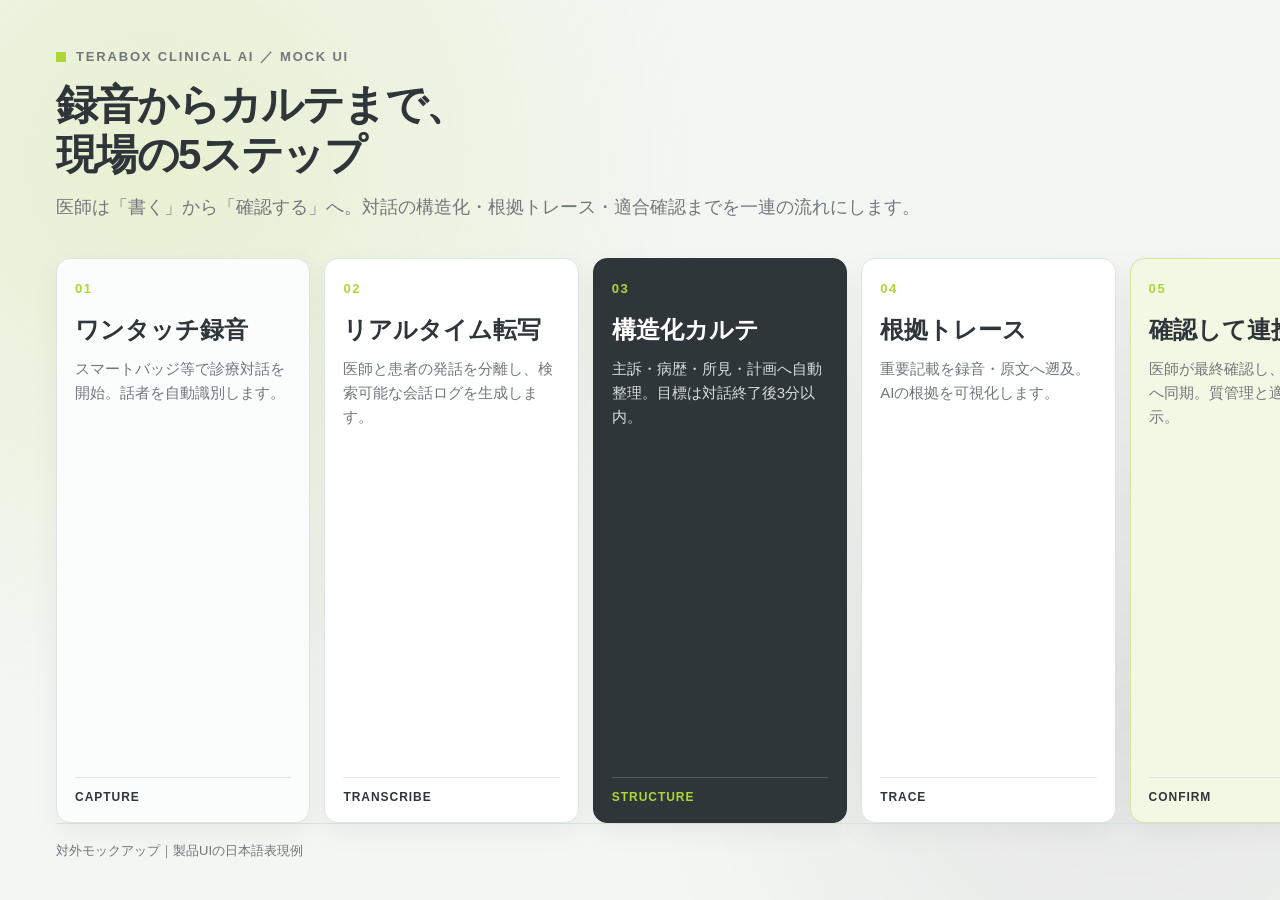
<file: source/mockups/ui-workflow.html>
<!doctype html>
<html lang="ja">
<head>
  <meta charset="utf-8" />
  <title>臨床AI｜5ステップ・モックアップ</title>
  <style>
    :root {
      --bg: #f4f6f4; --ink: #2f3639; --muted: #70787b; --line: #dfe4e5;
      --lime: #add735; --charcoal: #2f3639; --soft: #fbfcfc;
    }
    * { box-sizing: border-box; }
    body {
      margin: 0; width: 1440px; height: 900px; overflow: hidden;
      background:
        radial-gradient(circle at 12% 18%, rgba(173,215,53,.18), transparent 42%),
        radial-gradient(circle at 88% 80%, rgba(47,54,57,.08), transparent 36%),
        var(--bg);
      color: var(--ink);
      font-family: "Hiragino Sans", "Noto Sans JP", "Segoe UI", sans-serif;
    }
    .frame {
      width: 100%; height: 100%; padding: 48px 56px 40px;
      display: grid; grid-template-rows: auto 1fr auto;
    }
    .kicker {
      display: flex; align-items: center; gap: 10px;
      font-size: 13px; font-weight: 800; letter-spacing: .14em; color: var(--muted);
    }
    .kicker i { width: 10px; height: 10px; background: var(--lime); display: inline-block; }
    h1 {
      margin: 14px 0 0; font-size: 42px; line-height: 1.2; letter-spacing: -.04em; font-weight: 850;
    }
    .lead { margin: 12px 0 0; font-size: 18px; line-height: 1.6; color: var(--muted); max-width: 980px; }
    .steps {
      margin-top: 36px; display: grid; grid-template-columns: repeat(5, 1fr); gap: 14px; align-items: stretch;
    }
    .step {
      background: #fff; border: 1px solid var(--line); border-radius: 14px; padding: 22px 18px;
      position: relative; min-height: 320px;
      box-shadow: 0 10px 28px rgba(16,23,24,.05);
    }
    .step:nth-child(odd) { background: var(--soft); }
    .step:nth-child(3) {
      background: var(--charcoal); color: #fff; border-color: var(--charcoal);
    }
    .step:nth-child(3) .num { color: var(--lime); }
    .step:nth-child(3) p { color: #d7dedf; }
    .step:nth-child(5) {
      background: #f3f8e4; border-color: #d5e7a0;
    }
    .num {
      font-size: 13px; font-weight: 800; letter-spacing: .12em; color: var(--lime);
    }
    .step h2 { margin: 18px 0 12px; font-size: 24px; line-height: 1.3; }
    .step p { margin: 0; font-size: 15px; line-height: 1.6; color: var(--muted); }
    .step .tag {
      position: absolute; left: 18px; bottom: 18px; right: 18px;
      font-size: 12px; font-weight: 700; letter-spacing: .08em; color: var(--ink);
      border-top: 1px solid var(--line); padding-top: 12px;
    }
    .step:nth-child(3) .tag { color: var(--lime); border-top-color: rgba(255,255,255,.18); }
    .foot {
      display: flex; justify-content: space-between; align-items: center;
      border-top: 1px solid var(--line); padding-top: 18px; color: var(--muted); font-size: 13px;
    }
    .foot b { color: var(--ink); }
  </style>
</head>
<body>
  <div class="frame">
    <header>
      <div class="kicker"><i></i>TERABOX CLINICAL AI ／ MOCK UI</div>
      <h1>録音からカルテまで、<br />現場の5ステップ</h1>
      <p class="lead">医師は「書く」から「確認する」へ。対話の構造化・根拠トレース・適合確認までを一連の流れにします。</p>
    </header>
    <section class="steps">
      <article class="step">
        <div class="num">01</div>
        <h2>ワンタッチ録音</h2>
        <p>スマートバッジ等で診療対話を開始。話者を自動識別します。</p>
        <div class="tag">CAPTURE</div>
      </article>
      <article class="step">
        <div class="num">02</div>
        <h2>リアルタイム転写</h2>
        <p>医師と患者の発話を分離し、検索可能な会話ログを生成します。</p>
        <div class="tag">TRANSCRIBE</div>
      </article>
      <article class="step">
        <div class="num">03</div>
        <h2>構造化カルテ</h2>
        <p>主訴・病歴・所見・計画へ自動整理。目標は対話終了後3分以内。</p>
        <div class="tag">STRUCTURE</div>
      </article>
      <article class="step">
        <div class="num">04</div>
        <h2>根拠トレース</h2>
        <p>重要記載を録音・原文へ遡及。AIの根拠を可視化します。</p>
        <div class="tag">TRACE</div>
      </article>
      <article class="step">
        <div class="num">05</div>
        <h2>確認して連携</h2>
        <p>医師が最終確認し、HIS／EMRへ同期。質管理と適合も事前提示。</p>
        <div class="tag">CONFIRM</div>
      </article>
    </section>
    <footer class="foot">
      <span>対外モックアップ｜製品UIの日本語表現例</span>
      <b>TERABOX INC.</b>
    </footer>
  </div>
</body>
</html>
</file>
<file: style.css>
:root {
  --paper: #f7f8f5;
  --white: #ffffff;
  --ink: #101718;
  --ink-2: #182224;
  --muted: #657170;
  --line: #d0d6d2;
  --line-strong: #aeb8b4;
  --lime: #b6d62f;
  --lime-deep: #82a90c;
  --teal: #6f9fa2;
  --amber: #e1a12b;
  --rail: 196px;
  --rail-collapsed: 64px;
  --topbar: 56px;
  --stage-w: 1600;
  --stage-h: 900;
  --shadow: 0 22px 60px rgba(16, 23, 24, 0.12);
  --font-jp: "Noto Sans JP", "Yu Gothic", "Yu Gothic UI", Meiryo, sans-serif;
  --font-en: Inter, "Helvetica Neue", Arial, sans-serif;
  --font-mono: "IBM Plex Mono", Consolas, "SFMono-Regular", monospace;
}

* {
  box-sizing: border-box;
}

html,
body {
  width: 100%;
  height: 100%;
  margin: 0;
  overflow: hidden;
  background: #e8ebe7;
  color: var(--ink);
  font-family: var(--font-jp);
  -webkit-font-smoothing: antialiased;
}

button,
a {
  color: inherit;
  font: inherit;
}

button {
  border: 0;
}

button:focus-visible,
a:focus-visible {
  outline: 2px solid var(--lime-deep);
  outline-offset: 3px;
}

.app {
  width: 100%;
  height: 100%;
  display: grid;
  grid-template-columns: var(--rail) 1fr;
  transition: grid-template-columns 220ms ease;
}

.app.is-rail-collapsed {
  grid-template-columns: var(--rail-collapsed) 1fr;
}

.rail {
  position: relative;
  z-index: 30;
  min-width: 0;
  height: 100vh;
  overflow: hidden;
  display: grid;
  grid-template-rows: 92px 1fr 52px;
  background: rgba(255, 255, 255, 0.96);
  border-right: 1px solid var(--line);
}

.rail__brand {
  height: 92px;
  display: flex;
  align-items: center;
  padding: 18px 46px 18px 18px;
  border-bottom: 1px solid var(--line);
}

.rail__brand img {
  width: 124px;
  height: 50px;
  object-fit: contain;
  object-position: left center;
}

.rail__toggle {
  position: absolute;
  top: 28px;
  right: 12px;
  width: 30px;
  height: 30px;
  padding: 0;
  display: grid;
  place-items: center;
  cursor: pointer;
  background: var(--paper);
  border: 1px solid var(--line);
}

.rail__toggle-icon {
  width: 8px;
  height: 8px;
  border-left: 1px solid var(--ink);
  border-bottom: 1px solid var(--ink);
  transform: rotate(45deg) translate(1px, -1px);
  transition: transform 180ms ease;
}

.is-rail-collapsed .rail__toggle-icon {
  transform: rotate(225deg) translate(1px, -1px);
}

.rail__nav {
  overflow-y: auto;
  scrollbar-width: thin;
  scrollbar-color: var(--line) transparent;
  padding: 10px 0;
}

.rail__item {
  position: relative;
  width: 100%;
  min-height: 47px;
  padding: 0 12px 0 18px;
  display: grid;
  grid-template-columns: 30px 1fr;
  align-items: center;
  gap: 8px;
  cursor: pointer;
  background: transparent;
  text-align: left;
  color: var(--muted);
  transition: color 140ms ease, background 140ms ease;
}

.rail__item::before {
  content: "";
  position: absolute;
  left: 0;
  top: 9px;
  bottom: 9px;
  width: 2px;
  background: transparent;
}

.rail__item:hover {
  color: var(--ink);
  background: rgba(182, 214, 47, 0.06);
}

.rail__item.is-active {
  color: var(--ink);
  background: rgba(182, 214, 47, 0.095);
}

.rail__item.is-active::before {
  background: var(--lime-deep);
}

.rail__num {
  font: 500 10px/1 var(--font-mono);
  color: var(--lime-deep);
}

.rail__label {
  min-width: 0;
  overflow: hidden;
  white-space: nowrap;
  text-overflow: ellipsis;
  font: 600 11px/1.35 var(--font-jp);
  letter-spacing: 0;
}

.rail__foot {
  display: flex;
  align-items: center;
  justify-content: space-between;
  gap: 8px;
  padding: 0 14px;
  border-top: 1px solid var(--line);
  color: var(--muted);
  font: 500 8px/1 var(--font-mono);
  white-space: nowrap;
}

.is-rail-collapsed .rail__brand {
  padding: 18px 8px;
}

.is-rail-collapsed .rail__brand img {
  width: 42px;
  object-position: left center;
}

.is-rail-collapsed .rail__toggle {
  top: 66px;
  right: 17px;
}

.is-rail-collapsed .rail__nav {
  padding-top: 16px;
}

.is-rail-collapsed .rail__item {
  grid-template-columns: 1fr;
  padding: 0;
  justify-items: center;
}

.is-rail-collapsed .rail__num {
  font-size: 11px;
}

.is-rail-collapsed .rail__label,
.is-rail-collapsed .rail__foot {
  display: none;
}

.workspace {
  position: relative;
  min-width: 0;
  height: 100vh;
  display: grid;
  grid-template-rows: var(--topbar) 1fr;
}

.topbar {
  position: relative;
  z-index: 10;
  height: var(--topbar);
  display: flex;
  align-items: center;
  gap: 18px;
  padding: 0 26px;
  background: rgba(247, 248, 245, 0.92);
  border-bottom: 1px solid var(--line);
  color: var(--muted);
  font-size: 10px;
  letter-spacing: 0.08em;
}

.topbar__company {
  color: var(--ink);
  padding-right: 18px;
  border-right: 1px solid var(--line);
}

.topbar__mode {
  margin-left: 0;
  font: 500 9px/1 var(--font-mono);
}

.topbar__mode i {
  display: inline-block;
  width: 6px;
  height: 6px;
  margin-right: 7px;
  border-radius: 50%;
  background: var(--lime-deep);
}

.topbar__layer-toggle {
  position: relative;
  display: inline-flex;
  align-items: center;
  gap: 9px;
  height: 28px;
  margin-left: auto;
  padding: 0 2px;
  border-bottom: 1px solid var(--line-strong);
  background: transparent;
  color: var(--muted);
  cursor: pointer;
  font: 600 9px/1 var(--font-mono);
  letter-spacing: .08em;
}

.topbar__layer-toggle::after {
  content: "";
  position: absolute;
  right: 0;
  bottom: -1px;
  width: 18px;
  height: 2px;
  background: var(--lime-deep);
}

.topbar__layer-toggle b {
  min-width: 30px;
  color: var(--ink);
  font-family: var(--font-jp);
  font-size: 10px;
  font-weight: 700;
  letter-spacing: 0;
  text-align: right;
}

.viewer {
  min-width: 0;
  min-height: 0;
  display: grid;
  place-items: center;
  overflow: hidden;
  padding: 0;
}

.stage-shell {
  position: relative;
  width: 1600px;
  height: 900px;
}

.slide-stage {
  position: absolute;
  top: 0;
  left: 0;
  width: 1600px;
  height: 900px;
  overflow: hidden;
  transform-origin: top left;
  background: var(--paper);
  box-shadow: var(--shadow);
}

.slide {
  position: relative;
  width: 100%;
  height: 100%;
  padding: 54px 54px 62px;
  overflow: hidden;
  background: var(--paper);
}

.slide::after {
  content: "";
  position: absolute;
  left: 50px;
  right: 50px;
  bottom: 50px;
  height: 1px;
  background: var(--line-strong);
}

.slide.is-entering > * {
  animation: slide-in 360ms cubic-bezier(0.22, 1, 0.36, 1) both;
}

.slide.is-entering > *:nth-child(n + 3) {
  animation-delay: 55ms;
}

@keyframes slide-in {
  from {
    opacity: 0;
    transform: translateY(8px);
  }
  to {
    opacity: 1;
    transform: translateY(0);
  }
}

.slide__meta {
  position: relative;
  z-index: 3;
  display: flex;
  align-items: flex-start;
  gap: 14px;
  min-height: 58px;
}

.slide__number {
  min-width: 48px;
  font: 700 32px/1 var(--font-mono);
  letter-spacing: -0.05em;
}

.slide__number::after {
  content: "";
  display: block;
  width: 34px;
  height: 2px;
  margin-top: 13px;
  background: var(--lime-deep);
}

.slide__eyebrow {
  margin-top: 1px;
  color: var(--lime-deep);
  font: 650 14px/1.2 var(--font-en);
  letter-spacing: 0.06em;
  text-transform: uppercase;
}

.slide__footer {
  position: absolute;
  z-index: 5;
  left: 54px;
  right: 54px;
  bottom: 18px;
  display: flex;
  justify-content: space-between;
  align-items: center;
  font: 500 12px/1 var(--font-mono);
  letter-spacing: 0.01em;
}

.slide__title {
  position: relative;
  z-index: 2;
  max-width: 1400px;
  margin: 26px 0 0;
  font-size: 54px;
  line-height: 1.28;
  letter-spacing: 0.02em;
  font-weight: 750;
}

.slide__lead {
  max-width: 1120px;
  margin: 22px 0 0;
  color: var(--ink-2);
  font-size: 23px;
  line-height: 1.75;
  letter-spacing: 0.035em;
}

.slide__rule {
  width: 38px;
  height: 3px;
  margin-top: 22px;
  background: var(--lime-deep);
}

.mono {
  font-family: var(--font-mono);
}

.en {
  font-family: var(--font-en);
}

.accent {
  color: var(--lime-deep);
}

.muted {
  color: var(--muted);
}

.technical-label {
  color: var(--lime-deep);
  font: 650 14px/1 var(--font-en);
  letter-spacing: 0.08em;
  text-transform: uppercase;
}

.grid-2,
.grid-3,
.grid-4 {
  display: grid;
  gap: 28px;
}

.grid-2 {
  grid-template-columns: repeat(2, minmax(0, 1fr));
}

.grid-3 {
  grid-template-columns: repeat(3, minmax(0, 1fr));
}

.grid-4 {
  grid-template-columns: repeat(4, minmax(0, 1fr));
}

.info-block {
  border-top: 1px solid var(--line-strong);
  padding-top: 20px;
}

.info-block__index {
  margin-bottom: 12px;
  color: var(--lime-deep);
  font: 700 32px/1 var(--font-mono);
}

.info-block h3 {
  margin: 0 0 12px;
  font-size: 23px;
  line-height: 1.45;
}

.info-block p,
.info-block li {
  margin: 0;
  color: var(--ink-2);
  font-size: 16px;
  line-height: 1.7;
}

.info-block ul {
  margin: 0;
  padding-left: 1.25em;
}

.metric {
  display: flex;
  align-items: baseline;
  gap: 10px;
}

.metric__value {
  color: var(--lime-deep);
  font: 700 66px/1 var(--font-mono);
  letter-spacing: -0.06em;
}

.metric__unit {
  font: 650 16px/1 var(--font-en);
}

.image-frame {
  position: relative;
  overflow: hidden;
  background: #eef0ed;
}

.image-frame img {
  width: 100%;
  height: 100%;
  display: block;
  object-fit: cover;
}

.image-frame--contain img {
  object-fit: contain;
}

.image-frame__caption {
  position: absolute;
  left: 18px;
  bottom: 16px;
  padding: 7px 9px;
  background: rgba(247, 248, 245, 0.9);
  font: 600 11px/1 var(--font-en);
  letter-spacing: 0.05em;
}

.editorial-list {
  margin: 0;
  padding: 0;
  list-style: none;
}

.editorial-list li {
  display: grid;
  grid-template-columns: 54px 1fr;
  gap: 18px;
  padding: 17px 0;
  border-top: 1px solid var(--line);
}

.editorial-list li:last-child {
  border-bottom: 1px solid var(--line);
}

.editorial-list__linked {
  cursor: pointer;
  transition: background-color 160ms ease;
}

.editorial-list__linked:hover,
.editorial-list__linked:focus-visible {
  background: #f4f8e8;
}

.editorial-list__linked:focus-visible,
.agenda__item:focus-visible {
  outline: 2px solid var(--lime-deep);
  outline-offset: 3px;
}

.editorial-list__num {
  color: var(--lime-deep);
  font: 700 26px/1 var(--font-mono);
}

.editorial-list strong {
  display: block;
  margin-bottom: 5px;
  font-size: 19px;
}

.editorial-list span {
  font-size: 14px;
  line-height: 1.6;
}

.flow {
  display: flex;
  align-items: center;
}

.flow__node {
  position: relative;
  flex: 1;
  min-width: 0;
  padding: 20px 14px;
  text-align: center;
  border-top: 1px solid var(--line-strong);
  border-bottom: 1px solid var(--line-strong);
}

.flow__node::after {
  content: "";
  position: absolute;
  right: -22px;
  top: 50%;
  width: 44px;
  height: 1px;
  background: var(--lime-deep);
}

.flow__node::before {
  content: "";
  position: absolute;
  z-index: 2;
  right: -22px;
  top: calc(50% - 4px);
  width: 7px;
  height: 7px;
  border-top: 1px solid var(--lime-deep);
  border-right: 1px solid var(--lime-deep);
  transform: rotate(45deg);
}

.flow__node:last-child::after,
.flow__node:last-child::before {
  display: none;
}

.flow__num {
  display: block;
  margin-bottom: 10px;
  color: var(--lime-deep);
  font: 700 28px/1 var(--font-mono);
}

.flow__title {
  display: block;
  font-size: 17px;
  font-weight: 700;
}

.flow__sub {
  display: block;
  margin-top: 6px;
  color: var(--muted);
  font-size: 12px;
  line-height: 1.45;
}

.tech-diagram {
  position: relative;
  background-image:
    linear-gradient(var(--line) 1px, transparent 1px),
    linear-gradient(90deg, var(--line) 1px, transparent 1px);
  background-size: 40px 40px;
  background-position: -1px -1px;
}

.tech-diagram::after {
  content: "";
  position: absolute;
  inset: 0;
  background: rgba(247, 248, 245, 0.9);
  pointer-events: none;
}

.tech-diagram > * {
  position: relative;
  z-index: 1;
}

.pill {
  display: inline-flex;
  align-items: center;
  min-height: 30px;
  padding: 0 12px;
  border: 1px solid var(--line-strong);
  border-radius: 999px;
  font: 600 12px/1 var(--font-en);
}

.pager {
  position: absolute;
  z-index: 20;
  right: 28px;
  bottom: 18px;
  height: 38px;
  display: grid;
  grid-template-columns: 30px auto 94px 30px;
  align-items: center;
  gap: 10px;
  padding: 0 10px;
  background: rgba(255, 255, 255, 0.9);
  border: 1px solid var(--line);
  box-shadow: 0 8px 20px rgba(16, 23, 24, 0.08);
  backdrop-filter: blur(8px);
}

.pager button {
  width: 28px;
  height: 28px;
  cursor: pointer;
  background: transparent;
  color: var(--muted);
  font: 300 24px/1 var(--font-en);
}

.pager button:hover {
  color: var(--ink);
}

.pager__status {
  display: flex;
  gap: 5px;
  font: 600 10px/1 var(--font-mono);
}

.pager__slash {
  color: var(--muted);
}

.pager__track {
  position: relative;
  height: 2px;
  overflow: hidden;
  background: var(--line);
}

.pager__track span {
  position: absolute;
  inset: 0 auto 0 0;
  width: 0;
  background: var(--lime-deep);
  transition: width 220ms ease;
}

/* Slide-specific structures */
.cover {
  display: grid;
  grid-template-columns: 42% 58%;
  padding: 0;
}

.cover::after {
  left: 72px;
}

.cover__left {
  position: relative;
  padding: 66px 70px;
  display: flex;
  flex-direction: column;
  background: var(--ink);
  color: var(--white);
}

.cover__left::before {
  content: "";
  position: absolute;
  left: 70px;
  top: 185px;
  width: 2px;
  height: 430px;
  background: var(--lime);
}

.cover__edition {
  margin-left: 28px;
  color: var(--lime);
  font: 650 14px/1 var(--font-mono);
  letter-spacing: 0.06em;
}

.cover h1 {
  margin: auto 0 16px 28px;
  font-size: 82px;
  line-height: 1.12;
  letter-spacing: 0.05em;
}

.cover__tagline {
  margin: 0 0 80px 30px;
  font: 500 18px/1.5 var(--font-en);
}

.cover__right {
  position: relative;
  display: grid;
  place-items: center;
  background: var(--paper);
}

.cover__right::before,
.cover__right::after {
  content: "";
  position: absolute;
  background: var(--line);
}

.cover__right::before {
  width: 1px;
  top: 0;
  bottom: 0;
  left: 31%;
}

.cover__right::after {
  height: 1px;
  left: 0;
  right: 0;
  top: 68%;
}

.cover__mark {
  z-index: 1;
  width: 420px;
  height: 300px;
  object-fit: contain;
  mix-blend-mode: multiply;
}

.cover__year {
  position: absolute;
  right: 54px;
  top: 54px;
  padding: 8px 10px;
  border-top: 2px solid var(--teal);
  border-bottom: 1px solid var(--line);
  color: var(--teal);
  font: 600 14px/1 var(--font-mono);
}

.agenda {
  padding-left: 118px;
}

.agenda__list {
  margin-top: 58px;
  display: grid;
  grid-template-columns: repeat(2, minmax(0, 1fr));
  gap: 0 72px;
}

.agenda__item {
  display: grid;
  grid-template-columns: 58px 1fr;
  align-items: baseline;
  padding: 15px 0;
  border-top: 1px solid var(--line);
  border-right: 0;
  border-bottom: 0;
  border-left: 0;
  background: transparent;
  color: inherit;
  font: inherit;
  text-align: left;
  cursor: pointer;
  transition: background-color 160ms ease;
}

.agenda__item:hover,
.agenda__item:focus-visible { background: #f4f8e8; }

.agenda__item:nth-last-child(-n + 2) {
  border-bottom: 1px solid var(--line);
}

.agenda__item b {
  color: var(--lime-deep);
  font: 700 26px/1 var(--font-mono);
}

.agenda__item span {
  font-size: 20px;
  font-weight: 650;
}

.vision__layout {
  margin-top: 36px;
  display: grid;
  grid-template-columns: 370px 1fr;
  gap: 52px;
}

.vision__portrait {
  height: 530px;
  filter: saturate(0.75) contrast(1.04);
}

.vision__message {
  position: relative;
  padding: 30px 0 0 42px;
  border-left: 2px solid var(--lime-deep);
}

.vision__message p {
  margin: 0 0 18px;
  font-size: 17px;
  line-height: 1.85;
}

.vision__signature {
  text-align: right;
  font-size: 14px;
  line-height: 1.7;
}

.company-sheet {
  margin-top: 34px;
  display: grid;
  grid-template-columns: 1fr 1fr;
  gap: 50px;
}

.company-sheet h2 {
  margin: 0 0 15px;
  font: 650 14px/1 var(--font-en);
  letter-spacing: 0.08em;
  color: var(--lime-deep);
}

.data-table {
  display: grid;
  grid-template-columns: 132px 1fr;
  border-top: 1px solid var(--line-strong);
}

.data-table dt,
.data-table dd {
  margin: 0;
  padding: 11px 0;
  border-bottom: 1px solid var(--line);
  font-size: 14px;
  line-height: 1.55;
}

.data-table dt {
  color: var(--muted);
  font: 600 12px/1.55 var(--font-en);
  letter-spacing: 0.05em;
}

.org-chart {
  position: relative;
  margin-top: 34px;
  display: grid;
  gap: 18px;
}

.org-row {
  display: flex;
  justify-content: center;
  gap: 18px;
}

.org-box {
  position: relative;
  min-width: 168px;
  padding: 15px 18px;
  text-align: center;
  background: var(--white);
  border: 1px solid var(--line-strong);
  font-size: 15px;
  font-weight: 650;
}

.org-box--primary {
  color: var(--white);
  background: var(--ink);
  border-color: var(--ink);
}

.org-box--accent {
  border-top: 3px solid var(--lime-deep);
}

.org-lines {
  width: 68%;
  height: 28px;
  margin: -3px auto -7px;
  border-left: 1px solid var(--teal);
  border-right: 1px solid var(--teal);
  border-top: 1px solid var(--teal);
}

.section-slide {
  display: grid;
  grid-template-columns: 34% 66%;
  padding: 0;
}

.section-slide::after {
  left: 54px;
}

.section-slide__dark {
  position: relative;
  overflow: hidden;
  padding: 90px 68px;
  background: var(--ink);
  color: var(--white);
}

.section-slide__dark::after {
  content: "";
  position: absolute;
  width: 310px;
  height: 310px;
  left: 68px;
  bottom: -80px;
  border: 70px solid rgba(255, 255, 255, 0.11);
  transform: rotate(45deg);
}

.section-slide__chapter {
  font: 700 78px/1 var(--font-mono);
}

.section-slide__chapter::after {
  content: "";
  display: block;
  width: 68px;
  height: 2px;
  margin: 26px 0 44px;
  background: var(--lime);
}

.section-slide__label {
  color: var(--lime);
  font: 650 14px/1 var(--font-en);
  letter-spacing: 0.05em;
}

.section-slide h1 {
  margin: 22px 0 16px;
  font-size: 43px;
  line-height: 1.3;
}

.section-slide__tagline {
  font-size: 19px;
  line-height: 1.6;
}

.section-slide__agenda {
  padding: 148px 90px 90px 112px;
}

.section-slide__agenda::before {
  content: "";
  display: block;
  height: 2px;
  margin-bottom: 86px;
  background: var(--lime-deep);
}

.section-slide__agenda li {
  grid-template-columns: 70px 1fr;
  padding: 23px 0;
}

.section-slide__agenda strong {
  font-size: 24px;
}

.proof-layout {
  margin-top: 36px;
  display: grid;
  grid-template-columns: 1fr 1.15fr;
  gap: 50px;
}

.proof-layout__summary {
  display: grid;
  grid-template-columns: repeat(2, 1fr);
  gap: 24px;
}

.proof-card {
  min-height: 168px;
  padding: 24px;
  border-top: 3px solid var(--lime-deep);
  background: rgba(255, 255, 255, 0.56);
}

.proof-card h3 {
  margin: 12px 0 8px;
  font-size: 19px;
}

.proof-card p {
  margin: 0;
  color: var(--muted);
  font-size: 13px;
  line-height: 1.6;
}

.capability-matrix {
  display: grid;
  grid-template-columns: repeat(3, 1fr);
  gap: 1px;
  background: var(--line);
  border: 1px solid var(--line);
}

.capability-matrix div {
  min-height: 102px;
  padding: 19px;
  background: var(--paper);
}

.capability-matrix b {
  display: block;
  margin-bottom: 6px;
  color: var(--lime-deep);
  font: 650 11px/1 var(--font-en);
  letter-spacing: 0.05em;
}

.capability-matrix span {
  font-size: 14px;
  line-height: 1.5;
}

.portfolio-grid {
  margin-top: 34px;
  display: grid;
  grid-template-columns: 1fr 1fr;
  gap: 26px;
}

.portfolio-panel {
  min-height: 430px;
  padding: 28px;
  border-top: 3px solid var(--lime-deep);
  background: var(--white);
}

.portfolio-panel h2 {
  margin: 0 0 12px;
  font-size: 28px;
}

.portfolio-panel p {
  margin: 0;
  font-size: 15px;
  line-height: 1.7;
}

.brand-row {
  display: flex;
  flex-wrap: wrap;
  align-items: center;
  gap: 18px 24px;
  margin-top: 28px;
}

.brand-row img {
  max-width: 126px;
  max-height: 42px;
  object-fit: contain;
}

.robot-gallery {
  margin-top: 34px;
  display: grid;
  grid-template-columns: repeat(5, 1fr);
  gap: 16px;
}

.robot-gallery figure {
  height: 470px;
  margin: 0;
  display: grid;
  grid-template-rows: 1fr auto;
  background: var(--white);
  border-top: 3px solid var(--lime-deep);
}

.robot-gallery img {
  width: 100%;
  height: 100%;
  object-fit: contain;
  padding: 22px;
}

.robot-gallery figcaption {
  padding: 12px 14px 16px;
  border-top: 1px solid var(--line);
  font: 600 12px/1.3 var(--font-en);
}

.hero-split {
  margin-top: 34px;
  display: grid;
  grid-template-columns: 45% 55%;
  gap: 0;
  min-height: 560px;
}

.hero-split__copy {
  padding: 50px 52px;
  background: var(--ink);
  color: var(--white);
}

.hero-split__copy h2 {
  margin: 0 0 26px;
  font-size: 43px;
  line-height: 1.35;
}

.hero-split__copy p {
  font-size: 18px;
  line-height: 1.8;
}

.hero-split__copy .technical-label {
  color: var(--lime);
}

.feature-split {
  margin-top: 32px;
  display: grid;
  grid-template-columns: 58% 42%;
  gap: 34px;
  align-items: stretch;
}

.feature-split__media {
  height: 570px;
}

.feature-split__content {
  padding-top: 16px;
}

.compare-layout {
  margin-top: 36px;
  display: grid;
  grid-template-columns: repeat(2, 1fr);
  gap: 1px;
  background: var(--line);
}

.compare-panel {
  min-height: 536px;
  padding: 32px;
  background: var(--paper);
}

.compare-panel h2 {
  margin: 12px 0 14px;
  font-size: 32px;
}

.compare-panel img {
  display: block;
  width: 100%;
  height: 315px;
  object-fit: contain;
}

.case-layout {
  margin-top: 34px;
  display: grid;
  grid-template-columns: 45% 55%;
  min-height: 470px;
}

.case-layout__copy {
  padding-right: 42px;
}

.case-layout__media {
  display: grid;
  grid-template-columns: 1fr 1fr;
  grid-template-rows: 1.7fr 0.8fr;
  gap: 8px;
}

.case-layout__media .image-frame:first-child {
  grid-column: 1 / -1;
}

.warehouse-flow {
  margin-top: 34px;
  display: grid;
  grid-template-columns: repeat(4, 1fr);
  gap: 24px;
}

.warehouse-zone {
  position: relative;
  min-height: 310px;
  padding: 22px;
  background: #eef0ed;
  border-top: 3px solid var(--lime-deep);
}

.warehouse-zone::after {
  content: "";
  position: absolute;
  left: 30px;
  right: -30px;
  top: 66%;
  height: 3px;
  background: var(--lime-deep);
}

.warehouse-zone:last-child::after {
  right: 30px;
}

.warehouse-zone h3 {
  margin: 0;
  font-size: 20px;
}

.warehouse-shelves {
  position: absolute;
  left: 22px;
  right: 22px;
  bottom: 30px;
  height: 120px;
  background: repeating-linear-gradient(90deg, transparent 0 24px, var(--line-strong) 24px 26px);
  border: 1px solid var(--line-strong);
}

.warehouse-bot {
  position: absolute;
  z-index: 2;
  bottom: 92px;
  left: 52%;
  width: 54px;
  height: 24px;
  border: 2px solid var(--ink);
  border-radius: 4px;
  background: var(--white);
}

.warehouse-bot::after {
  content: "";
  position: absolute;
  left: 8px;
  right: 8px;
  bottom: -7px;
  height: 6px;
  border-radius: 50%;
  background: var(--ink);
}

.certificate-layout {
  margin-top: 30px;
  display: grid;
  grid-template-columns: 34% 66%;
  gap: 34px;
}

.certificate-layout__details {
  padding-top: 38px;
}

.certificate-layout__frame {
  height: 540px;
  padding: 30px;
  background: #eee8dc;
  box-shadow: inset 0 0 0 8px #d6c3a6;
}

.certificate-layout__frame img {
  width: 100%;
  height: 100%;
  object-fit: contain;
  background: white;
}

.timeline-compress {
  position: relative;
  margin-top: 70px;
  display: grid;
  grid-template-columns: 1fr 160px;
  align-items: center;
  gap: 40px;
}

.timeline-weeks {
  display: grid;
  grid-template-columns: repeat(3, 1fr);
  border-top: 1px solid var(--line-strong);
  border-bottom: 1px solid var(--line-strong);
}

.timeline-week {
  min-height: 135px;
  padding: 22px;
  border-right: 1px solid var(--line);
}

.timeline-week:last-child {
  border-right: 0;
}

.timeline-week b {
  font: 650 13px/1 var(--font-en);
}

.timeline-week span {
  display: block;
  margin-top: 28px;
  color: var(--muted);
  font-size: 13px;
  line-height: 1.6;
}

.timeline-hour {
  color: var(--lime-deep);
  text-align: center;
}

.timeline-hour b {
  display: block;
  font: 700 58px/1 var(--font-mono);
}

.matching-grid {
  margin-top: 42px;
  display: grid;
  grid-template-columns: 1fr 190px 1fr;
  gap: 0;
  align-items: center;
}

.matching-list {
  border-top: 1px solid var(--line-strong);
}

.matching-row {
  display: grid;
  grid-template-columns: repeat(3, 1fr);
  padding: 17px;
  border-bottom: 1px solid var(--line);
  background: rgba(255, 255, 255, 0.4);
  font-size: 13px;
}

.matching-core {
  position: relative;
  display: grid;
  place-items: center;
  height: 190px;
}

.matching-core::before,
.matching-core::after {
  content: "";
  position: absolute;
  left: -20px;
  right: -20px;
  height: 1px;
  background: var(--lime-deep);
}

.matching-core::before {
  top: 38%;
  transform: rotate(8deg);
}

.matching-core::after {
  top: 62%;
  transform: rotate(-8deg);
}

.matching-core span {
  z-index: 1;
  padding: 14px 18px;
  background: var(--paper);
  border: 1px solid var(--lime-deep);
  color: var(--lime-deep);
  font: 700 16px/1 var(--font-en);
}

.architecture {
  margin-top: 30px;
  display: grid;
  grid-template-columns: 1fr 390px;
  gap: 34px;
}

.architecture__stack {
  display: grid;
  gap: 8px;
}

.architecture__layer {
  display: grid;
  grid-template-columns: 190px 1fr;
  min-height: 72px;
  border: 1px solid var(--line-strong);
}

.architecture__layer b {
  padding: 14px 18px;
  border-right: 1px solid var(--line);
  font: 650 15px/1.3 var(--font-en);
}

.architecture__layer span {
  display: flex;
  align-items: center;
  padding: 14px 18px;
  font-size: 15px;
}

.architecture__layer:nth-child(2) {
  border-color: var(--teal);
}

.industry-panorama {
  margin-top: 38px;
  display: grid;
  grid-template-columns: 32% 68%;
  gap: 30px;
}

.industry-drawing {
  min-height: 500px;
  display: grid;
  grid-template-columns: repeat(5, 1fr);
  align-items: end;
  gap: 8px;
  border-bottom: 2px solid var(--lime-deep);
}

.industry-tower {
  position: relative;
  height: var(--h);
  min-height: 120px;
  background: repeating-linear-gradient(0deg, transparent 0 17px, var(--line) 17px 18px);
  border: 1px solid var(--line-strong);
}

.industry-tower::after {
  content: attr(data-label);
  position: absolute;
  left: 50%;
  bottom: -32px;
  transform: translateX(-50%);
  white-space: nowrap;
  font: 600 10px/1 var(--font-en);
}

.concentric {
  position: relative;
  width: 620px;
  height: 460px;
  display: grid;
  place-items: center;
}

.concentric__outer,
.concentric__inner,
.concentric__core {
  position: absolute;
  border-radius: 50%;
  border: 1px solid var(--line-strong);
}

.concentric__outer {
  width: 600px;
  height: 420px;
  background: repeating-conic-gradient(from 0deg, #e8eae7 0 44deg, var(--paper) 44deg 45deg);
}

.concentric__inner {
  width: 390px;
  height: 270px;
  background: repeating-conic-gradient(from 0deg, #dde1de 0 89deg, var(--paper) 89deg 90deg);
}

.concentric__core {
  width: 170px;
  height: 112px;
  display: grid;
  place-items: center;
  background: var(--paper);
  color: var(--ink);
  font: 700 18px/1.3 var(--font-en);
  text-align: center;
}

.concentric__labels {
  position: absolute;
  inset: 0;
  font: 600 11px/1 var(--font-en);
}

.concentric__labels span {
  position: absolute;
}

.concentric__labels span:nth-child(1) { left: 46%; top: 4%; }
.concentric__labels span:nth-child(2) { right: 4%; top: 45%; }
.concentric__labels span:nth-child(3) { left: 42%; bottom: 4%; }
.concentric__labels span:nth-child(4) { left: 4%; top: 45%; }
.concentric__labels span:nth-child(5) { left: 26%; top: 30%; }
.concentric__labels span:nth-child(6) { right: 25%; top: 30%; }
.concentric__labels span:nth-child(7) { left: 26%; bottom: 29%; }
.concentric__labels span:nth-child(8) { right: 25%; bottom: 29%; }

.crm-erp {
  margin-top: 54px;
  display: grid;
  grid-template-columns: 1fr 150px 1fr;
  align-items: center;
}

.crm-erp__pillar {
  min-height: 250px;
  display: grid;
  place-items: center;
  background: #e7e9e6;
  border-bottom: 16px solid #cdd2ce;
  font: 700 100px/1 var(--font-en);
  letter-spacing: -0.07em;
}

.crm-erp__data {
  position: relative;
  display: grid;
  place-items: center;
  width: 130px;
  height: 130px;
  margin: 0 auto;
  border: 2px solid var(--lime-deep);
  border-radius: 50%;
  color: var(--lime-deep);
  font: 700 17px/1 var(--font-en);
}

.crm-erp__data::before,
.crm-erp__data::after {
  content: "";
  position: absolute;
  top: 50%;
  width: 80px;
  height: 2px;
  background: var(--lime-deep);
}

.crm-erp__data::before { right: 100%; }
.crm-erp__data::after { left: 100%; }

.scenario-columns {
  margin-top: 42px;
  display: grid;
  grid-template-columns: repeat(3, 1fr);
}

.scenario-column {
  min-height: 470px;
  padding: 20px 42px;
  border-left: 1px solid var(--line);
}

.scenario-column:first-child {
  border-left: 0;
  padding-left: 0;
}

.scenario-column:last-child {
  padding-right: 0;
}

.scenario-column b {
  display: block;
  color: var(--lime-deep);
  font: 700 40px/1 var(--font-mono);
}

.scenario-column h3 {
  margin: 22px 0;
  padding-bottom: 17px;
  border-bottom: 1px solid var(--lime-deep);
  font-size: 24px;
}

.scenario-column li {
  margin-bottom: 18px;
  font-size: 16px;
  line-height: 1.55;
}

.placement {
  margin-top: 40px;
  display: grid;
  grid-template-columns: 1fr 120px 1fr;
  gap: 22px;
  align-items: center;
}

.placement__path {
  min-height: 380px;
  padding: 28px;
  border-top: 3px solid var(--lime-deep);
  background: rgba(255, 255, 255, 0.46);
}

.placement__path h2 {
  margin: 0 0 10px;
  color: var(--lime-deep);
  font: 650 25px/1 var(--font-en);
}

.placement__path h3 {
  margin: 0 0 54px;
  font-size: 20px;
}

.placement__steps {
  display: grid;
  grid-template-columns: repeat(3, 1fr);
  gap: 18px;
}

.placement__step {
  text-align: center;
}

.placement__step b {
  display: block;
  margin-bottom: 20px;
  color: var(--lime-deep);
  font: 700 28px/1 var(--font-mono);
}

.placement__step span {
  display: block;
  padding-top: 20px;
  border-top: 1px solid var(--line);
  font-size: 15px;
  font-weight: 650;
}

.placement__core {
  color: var(--ink);
  text-align: center;
  font: 600 17px/1.7 var(--font-en);
}

.academy-grid {
  margin-top: 40px;
  display: grid;
  grid-template-columns: repeat(4, 1fr);
}

.academy-lane {
  min-height: 480px;
  padding: 26px 34px;
  border-left: 1px solid var(--line);
  text-align: center;
}

.academy-lane:first-child {
  border-left: 0;
}

.academy-lane b {
  color: var(--lime-deep);
  font: 700 32px/1 var(--font-mono);
}

.academy-lane h3 {
  margin: 38px 0 18px;
  font: 700 27px/1 var(--font-en);
}

.academy-lane p {
  min-height: 70px;
  margin: 0;
  font: 500 13px/1.55 var(--font-en);
}

.academy-glyph {
  width: 150px;
  height: 128px;
  margin: 42px auto 0;
  border: 1px solid var(--line-strong);
  background:
    linear-gradient(90deg, transparent 49%, var(--line) 49% 51%, transparent 51%),
    linear-gradient(transparent 49%, var(--line) 49% 51%, transparent 51%);
  background-size: 38px 38px;
}

.logo-wall {
  margin-top: 22px;
  display: grid;
  grid-template-columns: repeat(4, 1fr);
  align-items: center;
  gap: 6px 24px;
}

.logo-wall__item {
  min-height: 68px;
  height: auto;
  display: grid;
  place-items: center;
  align-content: center;
  gap: 4px;
  padding: 6px 8px;
}

.logo-wall__item img {
  max-width: 100%;
  max-height: 44px;
  object-fit: contain;
}

.logo-wall__item img[alt="NS Solutions"] {
  max-height: 58px;
  transform: scale(1.18);
  transform-origin: center;
}

.logo-wall__word {
  font: 700 18px/1 var(--font-en);
  letter-spacing: -0.03em;
}

.logo-wall__word--red {
  color: #d71920;
}

@media (max-width: 980px) {
  .app {
    grid-template-columns: var(--rail-collapsed) 1fr;
  }

  .app:not(.is-rail-expanded-mobile) .rail__label,
  .app:not(.is-rail-expanded-mobile) .rail__foot {
    display: none;
  }

  .app:not(.is-rail-expanded-mobile) .rail__item {
    grid-template-columns: 1fr;
    padding: 0;
    justify-items: center;
  }

  .app:not(.is-rail-expanded-mobile) .rail__brand {
    padding: 18px 8px;
  }

  .app:not(.is-rail-expanded-mobile) .rail__brand img {
    width: 42px;
    object-position: left center;
  }

  .app:not(.is-rail-expanded-mobile) .rail__toggle {
    top: 66px;
    right: 17px;
  }

  .app.is-rail-expanded-mobile .rail__toggle {
    top: 28px;
    right: 12px;
  }

  .app.is-rail-expanded-mobile {
    grid-template-columns: var(--rail) 1fr;
  }

  .topbar__title {
    display: none;
  }

  .viewer {
    padding: 0;
  }
}

@media (prefers-reduced-motion: reduce) {
  *,
  *::before,
  *::after {
    scroll-behavior: auto !important;
    animation-duration: 0.001ms !important;
    animation-iteration-count: 1 !important;
    transition-duration: 0.001ms !important;
  }
}
</file>
<file: fidelity.css>
/*
 * High-fidelity slide layer
 * Reconstructs the 43 approved layouts while keeping all copy as live HTML.
 */

:root {
  --paper: #f7f8f5;
  --ink: #101718;
  --muted: #657170;
  --line: #d0d6d2;
  --lime: #b6d62f;
  --lime-deep: #86aa0d;
}

.slide {
  padding: 42px 54px 52px;
  background:
    radial-gradient(circle at 96% 4%, rgba(255, 255, 255, 0.9), transparent 28%),
    var(--paper);
}

.slide::after {
  left: 54px;
  right: 54px;
  bottom: 39px;
  background: var(--line);
}

.slide__meta {
  min-height: 44px;
  gap: 13px;
}

.slide__number {
  min-width: 38px;
  font-size: 25px;
  letter-spacing: -0.05em;
}

.slide__number::after {
  width: 30px;
  height: 2px;
  margin-top: 9px;
}

.slide__eyebrow,
.technical-label {
  font-size: 9px;
  font-weight: 700;
  letter-spacing: 0.08em;
}

.slide__eyebrow {
  margin-top: 2px;
}

.slide__title {
  max-width: 1320px;
  margin-top: 5px;
  font-size: 38px;
  line-height: 1.22;
  font-weight: 750;
  letter-spacing: 0.015em;
}

.slide__lead {
  max-width: 1100px;
  margin-top: 10px;
  font-size: 12px;
  line-height: 1.6;
  color: var(--muted);
}

.slide__footer {
  left: 54px;
  right: 54px;
  bottom: 17px;
  font-size: 8px;
  letter-spacing: 0.02em;
}

.grid-2,
.grid-3,
.grid-4 {
  gap: 22px;
}

.info-block,
.proof-card,
.portfolio-panel,
.compare-panel {
  min-height: 0;
  padding: 18px 14px 12px;
  background: transparent;
  border: 0;
  border-top: 1px solid var(--line);
  box-shadow: none;
}

.info-block h3,
.proof-card h3,
.portfolio-panel h2,
.compare-panel h2 {
  margin: 6px 0 6px;
  font-size: 16px;
  line-height: 1.35;
}

.info-block p,
.proof-card p,
.portfolio-panel p,
.compare-panel p {
  font-size: 10px;
  line-height: 1.65;
  color: var(--muted);
}

.editorial-list {
  gap: 0;
}

.editorial-list li {
  min-height: 82px;
  padding: 15px 0;
  grid-template-columns: 42px 1fr;
  gap: 14px;
  border-top: 1px solid var(--line);
}

.editorial-list__num {
  font-size: 16px;
  color: var(--lime-deep);
}

.editorial-list strong {
  font-size: 14px;
  line-height: 1.45;
}

.editorial-list strong + span,
.editorial-list li div > span {
  margin-top: 5px;
  font-size: 9px;
  line-height: 1.65;
  color: var(--muted);
}

.image-frame {
  border: 0;
  background: transparent;
}

.image-frame img {
  width: 100%;
  height: 100%;
  object-fit: cover;
}

/* 01 — cover */
.cover {
  display: grid;
  grid-template-columns: 50% 50%;
  padding: 0;
  background: var(--paper);
}

.cover::after {
  left: 0;
  right: 0;
  bottom: 0;
  z-index: 4;
  height: 46px;
  background: var(--paper);
  border-top: 1px solid var(--line);
}

.cover__left {
  position: relative;
  z-index: 2;
  display: flex;
  flex-direction: column;
  align-items: flex-start;
  justify-content: center;
  padding: 74px 72px;
  background: var(--paper);
  color: var(--ink);
}

.cover__left::before,
.cover__left::after {
  display: none;
}

.cover__index {
  position: absolute;
  top: 50px;
  left: 54px;
  font: 700 26px/1 var(--font-mono);
}

.cover__index::after {
  content: "";
  display: block;
  width: 28px;
  height: 2px;
  margin-top: 10px;
  background: var(--lime-deep);
}

.cover h1 {
  margin: 0 0 12px;
  font-size: 50px;
  line-height: 1.15;
  font-weight: 700;
  letter-spacing: 0.02em;
}

.cover__tagline {
  margin: 0;
  font: 500 14px/1.3 var(--font-en);
  color: var(--ink);
}

.cover__company {
  margin-top: 34px;
  color: var(--lime-deep);
  font: 700 14px/1 var(--font-en);
}

.cover__version {
  position: absolute;
  left: 54px;
  bottom: 73px;
  font: 500 9px/1 var(--font-mono);
  color: var(--muted);
}

.cover__right {
  position: relative;
  overflow: hidden;
  background: #d5d5d0 url("./assets/reference/cover-architecture.png") center/cover no-repeat;
}

.cover__right::before {
  display: none;
}

.cover__right::after {
  display: none;
}

.cover__mark {
  display: none;
}

.cover .slide__footer {
  color: var(--ink);
}

/* 02 — contents */
.slide.agenda {
  padding-right: 0;
}

.agenda .slide__title {
  font-size: 42px;
}

.contents-layout {
  display: grid;
  grid-template-columns: minmax(0, 1fr) 430px;
  gap: 52px;
  height: 690px;
  margin: 14px 0 0;
}

.agenda__list {
  display: block;
  width: auto;
  max-width: none;
  margin: 12px 0 0;
  padding-right: 18px;
}

.agenda__item {
  min-height: 66px;
  padding: 0 0;
  grid-template-columns: 54px 1fr 100px;
  border-bottom: 1px solid var(--line);
}

.agenda__item::after {
  content: attr(data-en);
}

.agenda__item b {
  font-size: 17px;
  color: var(--lime-deep);
}

.agenda__item span {
  font-size: 15px;
}

.contents__visual {
  position: relative;
  height: 100%;
  margin: -125px 0 0;
  overflow: hidden;
}

.contents__visual img {
  width: 100%;
  height: calc(100% + 125px);
  object-fit: cover;
}

/* 03 — vision */
.slide[data-slide="3"] .slide__title {
  font-size: 40px;
}

.vision__layout {
  display: grid;
  grid-template-columns: minmax(0, 1fr) 490px;
  gap: 42px;
  margin-top: 14px;
  min-height: 668px;
}

.vision__portrait {
  grid-column: 2;
  grid-row: 1;
  align-self: stretch;
  min-height: 668px;
  clip-path: polygon(18% 0, 100% 0, 100% 100%, 0 100%, 11% 50%);
}

.vision__portrait img {
  object-position: center;
  filter: none;
}

.vision__message {
  grid-column: 1;
  grid-row: 1;
  padding-top: 10px;
  font-size: 11px;
  line-height: 1.9;
}

.vision__message > p {
  margin: 0 0 13px;
}

.vision__message .grid-3 {
  gap: 16px;
  margin: 16px 0 !important;
}

.vision__message .info-block {
  padding: 12px 8px 8px;
}

.vision__message .info-block h3 {
  font-size: 11px;
}

.vision__signature {
  margin-top: 18px;
  text-align: right;
  font-size: 10px;
  line-height: 1.8;
}

/* 04 — company */
.company-metrics {
  display: grid;
  grid-template-columns: repeat(3, 1fr);
  margin: 24px 0 24px;
}

.company-metrics > div {
  position: relative;
  min-height: 88px;
  padding: 5px 20px 0;
  text-align: center;
  border-right: 1px solid var(--line);
}

.company-metrics > div:last-child {
  border-right: 0;
}

.company-metrics b {
  display: block;
  color: var(--lime-deep);
  font: 700 44px/1 var(--font-mono);
}

.company-metrics span {
  display: block;
  margin-top: 7px;
  font: 600 8px/1 var(--font-en);
  color: var(--muted);
}

.company-sheet {
  display: grid;
  grid-template-columns: 1fr 1fr;
  gap: 28px;
  margin-top: 0;
}

.company-sheet > section {
  padding: 15px 17px 10px;
  border: 1px solid var(--line);
  background: rgba(255, 255, 255, 0.55);
}

.company-sheet h2 {
  margin: 0 0 11px;
  font: 700 9px/1.2 var(--font-en);
}

.data-table {
  display: grid;
  grid-template-columns: 78px 1fr;
  margin: 0;
  font-size: 8px;
  line-height: 1.45;
}

.data-table dt,
.data-table dd {
  padding: 6px 5px;
  border-top: 1px solid rgba(208, 214, 210, 0.7);
}

/* 05 — organization */
.organization-layout {
  display: grid;
  grid-template-columns: 250px 1fr;
  gap: 38px;
  min-height: 610px;
  margin-top: 20px;
}

.organization-note {
  padding-top: 215px;
  color: var(--muted);
  font-size: 10px;
  line-height: 1.8;
}

.org-chart {
  margin: 0;
  padding: 0;
}

.org-row {
  gap: 13px;
  margin-bottom: 12px;
}

.org-box {
  min-height: 52px;
  padding: 12px 10px;
  border: 1px solid var(--line);
  background: rgba(255,255,255,.68);
  font-size: 10px;
}

.org-box--primary {
  color: var(--ink);
  background: transparent;
  border-color: #7d8683;
}

.org-row:nth-child(2) .org-box:first-child {
  background: var(--lime);
  border-color: var(--lime);
}

.org-row:nth-child(4) .org-box {
  padding-top: 14px;
  color: white;
  background: var(--ink);
  border-color: var(--ink);
}

.org-lines {
  height: 16px;
  margin: -2px auto 2px;
  border-top: 0;
}

/* 06 / 10 / 22 / 39 — chapter dividers */
.section-slide {
  display: grid;
  grid-template-columns: 31% 69%;
  padding: 0;
}

.section-slide__dark {
  padding: 58px 58px;
  color: #f5f7f4;
  background: #0c1719;
}

.section-slide__dark::after {
  right: 40px;
  bottom: 34px;
  width: 200px;
  height: 200px;
  opacity: 0.13;
}

.section-slide__chapter {
  font: 700 52px/1 var(--font-mono);
}

.section-slide__chapter::after {
  width: 52px;
  margin-top: 15px;
}

.section-slide__label {
  margin-top: 40px;
  font-size: 10px;
}

.section-slide h1 {
  margin-top: 16px;
  font-size: 34px;
  line-height: 1.35;
}

.section-slide__tagline {
  display: none;
}

.section-slide__agenda {
  display: flex;
  align-items: center;
  padding: 86px 88px;
}

.section-slide__agenda::before {
  top: 97px;
  left: 88px;
  right: 88px;
}

.section-slide__agenda .editorial-list {
  width: 100%;
}

.section-slide__agenda li {
  min-height: 92px;
  grid-template-columns: 65px 1fr;
}

.section-slide__agenda strong {
  font-size: 16px;
}

.section-slide .slide__footer {
  color: var(--ink);
}

/* 07 — engineering overview */
.engineering-overview {
  display: grid;
  grid-template-columns: 48% 52%;
  gap: 54px;
  min-height: 590px;
  margin-top: 24px;
}

.engineering-overview__facts {
  position: relative;
  overflow: hidden;
}

.metric-pair {
  display: flex;
  gap: 60px;
  margin-top: 18px;
}

.metric-pair > div {
  min-width: 150px;
}

.metric-pair b {
  display: block;
  color: var(--lime-deep);
  font: 700 40px/1 var(--font-mono);
}

.metric-pair span {
  display: block;
  margin-top: 5px;
  font-size: 8px;
  line-height: 1.55;
}

.engineering-overview__facts .technical-label {
  margin-top: 26px;
}

.engineering-overview__facts img {
  position: absolute;
  left: -22px;
  bottom: 10px;
  width: 420px;
  height: 285px;
  object-fit: cover;
  filter: saturate(.35) contrast(.9);
  mix-blend-mode: multiply;
}

.engineering-overview__list .editorial-list li {
  min-height: 120px;
}

/* 08 — infrastructure */
.infra-layout {
  margin-top: 36px;
}

.infra-layout__metrics {
  display: grid;
  grid-template-columns: repeat(3, 1fr);
  gap: 48px;
}

.infra-layout__metrics > div {
  text-align: center;
}

.infra-layout__metrics b {
  color: var(--lime-deep);
  font: 700 58px/1 var(--font-mono);
}

.infra-layout__metrics sup {
  font-size: 25px;
}

.infra-layout__metrics span {
  display: block;
  margin: 5px 0 12px;
  font: 650 8px/1 var(--font-en);
  color: var(--muted);
}

.infra-layout__metrics p {
  margin: 0;
  font-size: 9px;
  line-height: 1.55;
}

.infra-layout__detail {
  display: grid;
  grid-template-columns: 54% 46%;
  align-items: center;
  gap: 24px;
  height: 345px;
  margin-top: 25px;
}

.infra-layout__detail ul {
  margin: 0;
  padding: 0;
  list-style: none;
}

.infra-layout__detail li {
  position: relative;
  margin: 17px 0;
  padding-left: 24px;
  font-size: 10px;
  line-height: 1.7;
}

.infra-layout__detail li::before {
  content: "";
  position: absolute;
  left: 0;
  top: .65em;
  width: 10px;
  height: 2px;
  background: var(--lime-deep);
}

.infra-layout__detail img {
  width: 100%;
  height: 100%;
  object-fit: contain;
  filter: grayscale(.55) saturate(.45) contrast(.9);
  opacity: .72;
  mix-blend-mode: multiply;
}

/* 09 — system development */
.system-dev-grid {
  display: grid;
  grid-template-columns: repeat(3, 1fr);
  gap: 0;
  margin-top: 58px;
}

.system-dev-grid section {
  min-height: 430px;
  padding: 28px 38px;
  text-align: center;
  border-right: 1px solid var(--line);
}

.system-dev-grid section:last-child {
  border-right: 0;
}

.system-dev-grid h2 {
  margin: 32px 0 22px;
  font-size: 17px;
}

.system-dev-grid ul {
  padding: 0;
  list-style: none;
  text-align: left;
}

.system-dev-grid li {
  position: relative;
  margin: 12px 0;
  padding-left: 15px;
  font-size: 10px;
  line-height: 1.65;
}

.system-dev-grid li::before {
  content: "";
  position: absolute;
  left: 0;
  top: .75em;
  width: 7px;
  height: 1px;
  background: var(--lime-deep);
}

.line-icon {
  position: relative;
  width: 92px;
  height: 92px;
  margin: 0 auto;
  border: 1px solid var(--line);
}

.line-icon::before,
.line-icon::after {
  content: "";
  position: absolute;
  inset: 21px;
  border: 2px solid var(--ink);
  border-radius: 50%;
}

.line-icon::after {
  inset: 34px 18px;
  border-width: 1px 0;
  border-radius: 0;
}

.line-icon--screen::before {
  inset: 22px 16px 27px;
  border-radius: 1px;
}

.line-icon--screen::after {
  inset: auto 32px 17px;
  height: 8px;
  border: 0;
  border-top: 2px solid var(--ink);
}

.line-icon--cloud::before {
  inset: 31px 14px 28px;
  border-radius: 30px 30px 12px 12px;
}

/* 11 — solution overview */
.slide[data-slide="11"] .slide__lead {
  max-width: 900px;
}

.solution-pillars {
  display: grid;
  grid-template-columns: repeat(4, 1fr);
  gap: 30px;
  margin-top: 80px;
}

.solution-pillars section {
  text-align: center;
}

.pillar-icon {
  display: grid;
  place-items: center;
  width: 76px;
  height: 76px;
  margin: 0 auto 24px;
  color: #70811d;
  background: rgba(182, 214, 47, .17);
  border-radius: 50%;
  font: 400 38px/1 var(--font-mono);
}

.solution-pillars h2 {
  color: var(--lime-deep);
  font-size: 15px;
}

.solution-pillars p {
  margin: 16px auto 0;
  max-width: 220px;
  font-size: 9px;
  line-height: 1.8;
}

/* 12 — robotics overview */
.robotics-overview {
  display: grid;
  grid-template-rows: repeat(2, minmax(0, 1fr));
  gap: 18px;
  height: 600px;
  margin-top: 20px;
  overflow: hidden;
}

.robotics-overview__row {
  display: grid;
  grid-template-columns: 37% 63%;
  height: 100%;
  min-height: 0;
  overflow: hidden;
}

.robotics-overview__row--reverse {
  grid-template-columns: 37% 63%;
}

.robotics-overview__row figure {
  grid-column: 2;
  grid-row: 1;
  margin: 0;
  overflow: hidden;
  min-width: 0;
  min-height: 0;
}

.robotics-overview__row figure img {
  width: 100%;
  height: 100%;
  object-fit: cover;
  filter: saturate(.7);
  min-width: 0;
  min-height: 0;
}

.robotics-overview__row--reverse figure img {
  object-position: center 41%;
}

.robotics-overview__copy {
  position: relative;
  grid-column: 1;
  grid-row: 1;
  padding: 18px 32px 12px 58px;
  min-height: 0;
  overflow: hidden;
}

.robotics-overview__copy > b {
  position: absolute;
  left: 0;
  color: var(--lime-deep);
  font: 700 16px/1 var(--font-mono);
}

.robotics-overview__copy h2 {
  margin: 0 0 12px;
  font-size: 14px;
}

.robotics-overview__copy p {
  font-size: 8px;
  line-height: 1.75;
}

.robotics-overview .brand-row {
  margin-top: 16px;
  gap: 10px;
}

.robotics-overview .brand-row img {
  width: auto;
  max-width: 82px;
  height: 18px;
  object-fit: contain;
}

/* 13 — product lineup */
.robot-gallery {
  display: grid;
  grid-template-columns: repeat(4, 1fr);
  align-items: end;
  gap: 38px;
  min-height: 570px;
  margin-top: 20px;
}

.robot-gallery figure {
  display: flex;
  flex-direction: column;
  justify-content: flex-end;
  height: 100%;
  margin: 0;
}

.robot-gallery img {
  width: 100%;
  height: 440px;
  object-fit: contain;
  filter: drop-shadow(0 20px 12px rgba(16,23,24,.1));
}

.robot-gallery figcaption {
  margin-top: 14px;
  color: var(--ink);
  font-size: 11px;
  text-align: center;
}

/* 14 — KEENON */
.slide[data-slide="14"] {
  padding-right: 0;
}

.keenon-layout {
  display: grid;
  grid-template-columns: 47% 53%;
  height: 728px;
  margin: -110px 0 0;
}

.keenon-layout > section {
  align-self: end;
  padding: 0 82px 145px 0;
}

.keenon-layout p {
  font-size: 10px;
  line-height: 1.9;
}

.keenon-layout figure {
  grid-column: 2;
  grid-row: 1;
  height: 100%;
  margin: 0;
  overflow: hidden;
}

.keenon-layout figure img {
  width: 100%;
  height: 100%;
  object-fit: cover;
}

.benefit-row {
  display: flex;
  gap: 52px;
  margin-top: 35px;
}

.benefit-row span {
  font-size: 10px;
  text-align: center;
}

.benefit-row small {
  display: block;
  margin-top: 7px;
  color: var(--muted);
  font: 600 7px/1 var(--font-en);
}

/* 15 — UP robot */
.up-robot-layout {
  display: grid;
  grid-template-columns: 57% 43%;
  gap: 54px;
  height: 655px;
  margin-top: 4px;
}

.up-robot-layout figure {
  height: 100%;
  margin: 0;
  overflow: hidden;
}

.up-robot-layout figure img {
  width: 100%;
  height: 100%;
  object-fit: cover;
}

.up-robot-layout section {
  align-self: center;
}

.up-robot-layout .editorial-list li {
  min-height: 92px;
}

/* 16 */
.slide[data-slide="16"] .feature-split {
  display: grid;
  grid-template-columns: 52% 48%;
  gap: 44px;
  min-height: 630px;
  margin-top: 12px;
}

.slide[data-slide="16"] .feature-split__media {
  height: 630px;
  margin: 0;
}

.slide[data-slide="16"] .feature-split__media img {
  object-fit: cover;
}

.slide[data-slide="16"] .feature-split__content {
  align-self: center;
}

.slide[data-slide="16"] .editorial-list li {
  min-height: 76px;
}

/* 17 — case study */
.case-layout {
  display: grid;
  grid-template-columns: 49% 51%;
  gap: 34px;
  height: 510px;
  min-height: 0;
  margin-top: 24px;
}

.case-layout__copy {
  padding-right: 24px;
}

.case-layout__copy .editorial-list li {
  min-height: 102px;
}

.case-layout__media {
  display: grid;
  grid-template-columns: 1fr 1fr;
  grid-template-rows: 58% 42%;
  gap: 12px;
  height: 510px;
  min-height: 0;
}

.case-layout__media figure:first-child {
  grid-column: 1 / -1;
}

.case-layout__media figure {
  min-height: 0;
  margin: 0;
  overflow: hidden;
}

.case-layout__media img {
  min-width: 0;
  min-height: 0;
}

/* 18 */
.slide[data-slide="18"] .compare-layout {
  display: grid;
  grid-template-columns: 1fr 1fr;
  gap: 50px;
  min-height: 560px;
  margin-top: 24px;
}

.slide[data-slide="18"] .compare-panel {
  position: relative;
  padding: 20px 25px;
  border-top-color: var(--lime-deep);
}

.slide[data-slide="18"] .compare-panel img {
  width: 100%;
  height: 390px;
  margin-top: 16px;
  object-fit: contain;
}

/* 19 */
.slide[data-slide="19"] > .image-frame {
  height: 390px !important;
  margin-top: 8px !important;
}

.slide[data-slide="19"] > .image-frame img {
  object-fit: contain;
}

.slide[data-slide="19"] .grid-4 {
  gap: 24px;
}

.slide[data-slide="19"] .info-block {
  padding-top: 12px;
}

/* 20 */
.warehouse-reference {
  width: 100%;
  height: 330px;
  margin-top: 10px;
  overflow: hidden;
}

.warehouse-reference img {
  width: 100%;
  height: 100%;
  object-fit: fill;
  filter: saturate(.55) contrast(.94);
  mix-blend-mode: multiply;
}

.warehouse-labels,
.warehouse-systems {
  display: flex;
  align-items: center;
  justify-content: space-around;
}

.warehouse-labels {
  margin-top: -7px;
  color: var(--lime-deep);
  font: 700 9px/1 var(--font-en);
}

.warehouse-systems {
  width: 72%;
  margin: 13px auto 0;
  font-size: 9px;
}

.warehouse-systems span {
  padding: 6px 17px;
  border: 1px solid var(--line);
}

.warehouse-channels {
  width: 85%;
  height: 135px;
  margin: 8px auto 0;
  overflow: hidden;
}

.warehouse-channels img {
  width: 100%;
  height: 100%;
  object-fit: cover;
  object-position: center bottom;
  filter: saturate(.5) contrast(.94);
  mix-blend-mode: multiply;
}

/* 21 */
.certificate-layout {
  display: grid;
  grid-template-columns: 34% 66%;
  gap: 40px;
  margin-top: 20px;
  align-items: center;
}

.certificate-layout__details .editorial-list li {
  min-height: 72px;
}

.certificate-layout__frame {
  position: relative;
  height: 560px;
  margin: 0;
  padding: 18px;
  background: #e7e0d0;
  box-shadow: 0 10px 30px rgba(16,23,24,.14);
}

.certificate-layout__frame img {
  position: absolute;
  left: 50%;
  top: 50%;
  width: 510px;
  height: 790px;
  object-fit: contain;
  transform: translate(-50%, -50%) rotate(-90deg);
}

/* 23 / 26 / 29 / 40 — process lines */
.flow {
  display: grid;
  align-items: stretch;
  gap: 0;
}

.flow__node {
  min-height: 128px;
  padding: 20px 18px;
  border: 0;
  border-top: 1px solid var(--line);
  background: transparent;
}

.flow__node:not(:last-child)::after {
  color: var(--lime-deep);
}

.flow__num {
  font-size: 18px;
}

.flow__title {
  margin-top: 12px;
  font-size: 12px;
}

.flow__sub {
  margin-top: 8px;
  font-size: 8px;
  line-height: 1.55;
}

.slide[data-slide="23"] .flow {
  grid-template-columns: repeat(5, 1fr);
}

.slide[data-slide="23"] .grid-3,
.slide[data-slide="29"] .grid-3 {
  margin-top: 45px !important;
}

/* 24 / 25 */
.reference-proof {
  align-items: center;
  gap: 48px;
}

.reference-photo {
  height: 500px;
  margin: 0;
  overflow: hidden;
}

.reference-photo img {
  width: 100%;
  height: 100%;
  object-fit: cover;
}

.reference-proof .editorial-list li {
  min-height: 105px;
}

/* 26 */
.research-cycle {
  position: relative;
  height: 465px;
  margin-top: 28px;
  border-top: 1px solid rgba(134,170,13,.55);
}

.research-cycle__lines {
  position: absolute;
  left: 8%;
  top: 52px;
  width: 84%;
  height: 360px;
  overflow: visible;
  fill: none;
  stroke: #8f9a96;
  stroke-width: 1.2;
}

.research-cycle__node {
  position: absolute;
  width: 180px;
  text-align: center;
}

.research-cycle__node.r1 { left: 2%; top: 74px; }
.research-cycle__node.r2 { left: 23%; top: 74px; }
.research-cycle__node.r3 { left: 40.5%; top: 230px; }
.research-cycle__node.r4 { left: 56%; top: 74px; }
.research-cycle__node.r5 { right: 2%; top: 74px; }
.research-cycle__node.r6 { left: 62%; top: 330px; }

.research-cycle__node b {
  position: absolute;
  left: 0;
  top: -8px;
  color: var(--lime-deep);
  font: 700 12px/1 var(--font-mono);
}

.research-cycle__glyph {
  display: block;
  width: 78px;
  height: 78px;
  margin: 0 auto 15px;
  border: 1px solid var(--line-strong);
  border-radius: 50%;
  background:
    radial-gradient(circle, transparent 0 18px, rgba(182,214,47,.15) 19px 30px, transparent 31px),
    linear-gradient(90deg, transparent 48%, var(--lime-deep) 49% 51%, transparent 52%),
    linear-gradient(transparent 48%, var(--lime-deep) 49% 51%, transparent 52%);
}

.research-cycle__node strong {
  display: block;
  font: 700 10px/1.35 var(--font-en);
}

.research-cycle__node small {
  display: block;
  margin-top: 5px;
  color: var(--muted);
  font-size: 8px;
  line-height: 1.45;
}

/* 27 */
.timeline-compress {
  display: grid;
  grid-template-columns: 1fr 200px;
  align-items: center;
  gap: 50px;
  min-height: 310px;
  margin-top: 30px;
}

.timeline-weeks {
  display: grid;
  grid-template-columns: repeat(3, 1fr);
  gap: 0;
}

.timeline-week {
  min-height: 100px;
  padding: 18px;
  border: 1px solid var(--line);
  border-right: 0;
}

.timeline-week:last-child {
  border-right: 1px solid var(--line);
}

.timeline-week b {
  font-size: 10px;
}

.timeline-week span {
  display: block;
  margin-top: 15px;
  font-size: 8px;
  line-height: 1.5;
}

.timeline-hour {
  color: var(--lime-deep);
  text-align: center;
}

.timeline-hour b {
  font: 700 52px/1 var(--font-mono);
}

/* 28 */
.matching-grid {
  display: grid;
  grid-template-columns: 1fr 150px 1fr;
  gap: 28px;
  align-items: center;
  min-height: 365px;
  margin-top: 42px;
}

.matching-list {
  margin-top: 17px;
  border: 1px solid var(--line);
}

.matching-row {
  min-height: 53px;
  padding: 0 16px;
  border-bottom: 1px solid var(--line);
  background: rgba(255,255,255,.55);
}

.matching-row:last-child {
  border-bottom: 0;
}

.matching-row span {
  font-size: 9px;
}

.matching-core {
  width: 102px;
  height: 102px;
  background: var(--lime);
  border-radius: 50%;
}

/* 29 */
.slide[data-slide="29"] .flow {
  grid-template-columns: repeat(7, 1fr);
}

.slide[data-slide="29"] .flow__node {
  min-height: 154px;
  text-align: center;
}

/* 30 */
.slide[data-slide="30"] .compare-layout {
  display: grid;
  grid-template-columns: 1fr 1fr;
  gap: 0;
  margin-top: 26px !important;
  border-bottom: 1px solid var(--line);
}

.slide[data-slide="30"] .compare-panel {
  min-height: 405px;
  border-top: 0;
}

.slide[data-slide="30"] .compare-panel:first-child {
  border-right: 1px solid var(--lime-deep);
}

/* 31 */
.slide[data-slide="31"] .grid-3 {
  gap: 48px;
  margin-top: 42px !important;
}

.slide[data-slide="31"] .portfolio-panel {
  padding-top: 14px;
}

.slide[data-slide="31"] .portfolio-panel:nth-child(2) {
  position: relative;
  border: 1px solid var(--line);
  border-radius: 50%;
  padding: 50px 38px;
}

.slide[data-slide="31"] .editorial-list li {
  min-height: 88px;
}

/* 32 */
.slide[data-slide="32"] {
  padding-right: 0;
}

.smart-meter-layout {
  display: grid;
  grid-template-columns: 47% 53%;
  gap: 40px;
  min-height: 630px;
}

.smart-meter-layout > section {
  align-self: center;
}

.smart-meter-layout__photo {
  height: 730px;
  margin: -150px 0 0;
  overflow: hidden;
}

.smart-meter-layout__photo img {
  width: 100%;
  height: 100%;
  object-fit: cover;
}

/* 33 */
.architecture {
  display: grid;
  grid-template-columns: 64% 36%;
  gap: 46px;
  margin-top: 28px;
}

.architecture__stack {
  gap: 0;
}

.architecture__layer {
  min-height: 86px;
  padding: 16px 22px;
  border: 1px solid var(--line);
  border-bottom: 0;
  background: rgba(255,255,255,.52);
}

.architecture__layer:last-of-type {
  border-bottom: 1px solid var(--line);
}

.architecture__layer b {
  min-width: 150px;
  color: var(--ink);
  font-size: 11px;
}

.architecture__layer span {
  font-size: 9px;
}

.architecture > .editorial-list li {
  min-height: 112px;
}

/* 34 */
.industry-panorama {
  display: grid;
  grid-template-columns: 29% 71%;
  gap: 22px;
  min-height: 560px;
  margin-top: 16px;
}

.industry-panorama > section {
  padding-top: 98px !important;
}

.industry-panorama__visual {
  height: 570px;
  margin: 0;
}

.industry-panorama__visual img {
  width: 100%;
  height: 100%;
  object-fit: contain;
  mix-blend-mode: multiply;
}

/* 35 */
.slide[data-slide="35"] > .grid-2 {
  margin-top: 24px !important;
}

.slide[data-slide="35"] .grid-3 {
  gap: 16px;
}

.slide[data-slide="35"] .info-block {
  padding: 11px 8px 8px;
}

.slide[data-slide="35"] .info-block h3 {
  font-size: 12px;
}

.slide[data-slide="35"] .flow {
  grid-template-columns: repeat(4, 1fr);
}

.slide[data-slide="35"] .flow__node {
  min-height: 176px;
  padding: 78px 14px 14px;
}

.slide[data-slide="35"] .flow__node::before {
  content: "";
  position: absolute;
  top: 24px;
  left: 50%;
  width: 34px;
  height: 34px;
  transform: translateX(-50%);
  border: 1px solid var(--line-strong);
  background:
    linear-gradient(90deg, transparent 46%, var(--lime-deep) 47% 53%, transparent 54%),
    linear-gradient(transparent 46%, var(--lime-deep) 47% 53%, transparent 54%);
}

.design-data-layout {
  display: grid;
  grid-template-columns: 1fr 1fr;
  gap: 64px;
  margin-top: 30px;
}

.design-data-stream {
  min-width: 0;
}

.design-data-stream .editorial-list li {
  min-height: 94px;
  padding-block: 15px;
}

.design-data-stream .editorial-list strong {
  font-size: 16px;
}

.design-data-flow {
  position: relative;
  display: grid;
  grid-template-columns: 1fr 42px 1fr;
  align-items: center;
  gap: 8px;
  min-height: 160px;
  margin-top: 34px;
  padding: 34px 18px 28px;
  border-top: 1px solid var(--line);
  text-align: center;
}

.design-data-flow span {
  display: flex;
  align-items: center;
  justify-content: center;
  min-height: 72px;
  padding: 12px;
  border: 1px solid var(--line-strong);
  font: 700 12px/1.35 var(--font-en);
}

.design-data-flow i {
  color: var(--lime-deep);
  font: 700 25px/1 var(--font-mono);
  font-style: normal;
}

.design-data-flow small {
  grid-column: 1 / -1;
  color: var(--muted);
  font: 600 9px/1.3 var(--font-en);
  letter-spacing: .06em;
}

/* 36 */
.slide[data-slide="36"] .proof-layout {
  margin-top: 20px;
}

.concentric {
  min-height: 500px;
  transform: scale(1);
}

.slide[data-slide="36"] .editorial-list li {
  min-height: 102px;
}

/* 37 */
.slide[data-slide="37"] .proof-layout {
  margin-top: 40px;
}

.crm-erp {
  height: 275px;
}

.crm-erp__pillar {
  font-size: 66px;
}

.slide[data-slide="37"] .proof-card {
  min-height: 68px;
  text-align: center;
}

/* 38 */
.scenario-columns {
  display: grid;
  grid-template-columns: repeat(3, 1fr);
  gap: 0;
  margin-top: 68px;
}

.scenario-column {
  min-height: 390px;
  padding: 0 42px;
  border-right: 1px solid var(--line);
}

.scenario-column:last-child {
  border-right: 0;
}

.scenario-column > b {
  color: var(--lime-deep);
  font: 700 20px/1 var(--font-mono);
}

.scenario-column h3 {
  margin: 18px 0 20px;
  font-size: 16px;
}

.scenario-column li {
  margin: 22px 0;
  font-size: 10px;
  line-height: 1.6;
}

/* 40 */
.slide[data-slide="40"] .flow {
  grid-template-columns: repeat(4, 1fr);
}

.slide[data-slide="40"] .flow__node {
  min-height: 180px;
  padding-top: 48px;
  text-align: center;
}

.slide[data-slide="40"] .grid-3 {
  margin-top: 38px !important;
}

/* 41 */
.placement-with-portraits {
  display: grid;
  grid-template-columns: 160px 1fr 160px;
  align-items: stretch;
  gap: 20px;
  min-height: 540px;
  margin-top: 34px;
}

.placement-with-portraits > img {
  width: 100%;
  height: 100%;
  object-fit: cover;
  filter: grayscale(1);
}

.placement {
  display: grid;
  grid-template-columns: 1fr 150px 1fr;
  align-items: center;
  gap: 30px;
  margin: 0;
}

.placement__path {
  min-height: 390px;
  padding: 28px;
  border-top: 1px solid var(--lime-deep);
}

.placement__path h2 {
  font-size: 11px;
}

.placement__path h3 {
  font-size: 16px;
}

.placement__step {
  min-height: 65px;
}

.placement__core {
  font-size: 10px;
  line-height: 1.8;
}

/* 42 */
.academy-grid {
  display: grid;
  grid-template-columns: repeat(4, 1fr);
  gap: 0;
  margin-top: 54px;
}

.academy-lane {
  min-height: 440px;
  padding: 20px 30px;
  border-right: 1px solid var(--line);
}

.academy-lane:last-child {
  border-right: 0;
}

.academy-lane > b {
  color: var(--lime-deep);
  font: 700 17px/1 var(--font-mono);
}

.academy-lane h3 {
  margin-top: 20px;
  font-size: 16px;
}

.academy-lane p {
  min-height: 60px;
  font-size: 8px;
  line-height: 1.55;
}

.academy-art {
  display: block;
  width: 172px;
  height: 172px;
  margin: 38px auto 0;
  object-fit: contain;
  filter: grayscale(.12) saturate(.72);
  mix-blend-mode: multiply;
}

/* 43 */
.logo-wall {
  display: grid;
  grid-template-columns: repeat(4, 1fr);
  gap: 0 28px;
  margin-top: 28px;
}

.logo-wall__item {
  min-height: 64px;
  height: auto;
  padding: 10px 14px 8px;
  background: transparent;
  border-bottom: 1px solid rgba(208,214,210,.7);
  display: grid;
  place-items: center;
  align-content: center;
  gap: 3px;
}

.logo-wall__item img {
  max-width: 100%;
  max-height: 38px;
  filter: none;
}

.logo-wall__word--toyokanetsu {
  display: inline-block;
  max-width: 100%;
  font-family: "Noto Sans JP", "Hiragino Kaku Gothic ProN", "Yu Gothic", sans-serif;
  font-size: 15px;
  font-weight: 700;
  line-height: 1.25;
  letter-spacing: 0.035em;
  white-space: nowrap;
}

.logo-wall__item img[alt="NS Solutions"] {
  max-height: 54px;
  transform: scale(1.2);
  transform-origin: center;
}

.logo-wall__word {
  font-size: 14px;
}

/* Source-alignment pass — src/ is the canonical 43-page reference. */
.slide:not(.cover):not(.section-slide) .slide__meta {
  flex-direction: column;
  align-items: flex-start;
  gap: 0;
  min-height: 116px;
}

.slide:not(.cover):not(.section-slide) .slide__number {
  min-width: 0;
  font-size: 31px;
}

.slide:not(.cover):not(.section-slide) .slide__number::after {
  width: 36px;
  height: 2px;
  margin-top: 14px;
}

.slide:not(.cover):not(.section-slide) .slide__eyebrow {
  margin-top: 27px;
  font-size: 13px;
  line-height: 1;
  letter-spacing: 0.025em;
}

.slide:not(.cover):not(.section-slide) .slide__title {
  margin-top: 0;
  font-size: 48px;
  line-height: 1.2;
  letter-spacing: 0.01em;
}

.slide:not(.cover):not(.section-slide) .slide__lead {
  margin-top: 13px;
  font-size: 19px;
  line-height: 1.55;
  letter-spacing: 0.015em;
}

.slide__footer {
  font-size: 11px;
}

.editorial-list__num {
  font-size: 20px;
}

.editorial-list strong {
  font-size: 17px;
}

.editorial-list strong + span,
.editorial-list li div > span {
  font-size: 12px;
  line-height: 1.6;
}

.info-block h3,
.proof-card h3,
.portfolio-panel h2,
.compare-panel h2 {
  font-size: 18px;
}

.info-block p,
.proof-card p,
.portfolio-panel p,
.compare-panel p {
  font-size: 12px;
}

/* 03 — full-height portrait column */
.slide[data-slide="3"] {
  padding-right: 565px;
}

.slide[data-slide="3"] .slide__title {
  font-size: 48px;
}

.slide[data-slide="3"] .vision__layout {
  display: block;
  min-height: 0;
  margin-top: 18px;
}

.slide[data-slide="3"] .vision__portrait {
  position: absolute;
  z-index: 0;
  top: 0;
  right: 0;
  width: 545px;
  height: 820px;
  min-height: 0;
  clip-path: polygon(18% 0, 100% 0, 100% 100%, 0 100%, 11% 50%);
}

.slide[data-slide="3"] .vision__message {
  position: relative;
  z-index: 1;
  max-width: 905px;
  padding-top: 0;
  font-size: 12px;
  line-height: 1.8;
}

/* 07 — vertical proof metrics and the approved editorial illustration */
.slide[data-slide="7"] .engineering-overview {
  grid-template-columns: 49% 51%;
  gap: 48px;
  min-height: 520px;
  margin-top: 16px;
}

.slide[data-slide="7"] .metric-pair {
  flex-direction: column;
  gap: 18px;
  margin-top: 6px;
}

.slide[data-slide="7"] .metric-pair > div {
  display: grid;
  grid-template-columns: 145px 1fr;
  align-items: center;
}

.slide[data-slide="7"] .metric-pair b {
  font-size: 44px;
}

.slide[data-slide="7"] .metric-pair span {
  font-size: 13px;
}

.slide[data-slide="7"] .engineering-overview__facts .technical-label {
  margin-top: 20px;
  font-size: 21px;
}

.slide[data-slide="7"] .engineering-overview__facts img {
  left: 12px;
  bottom: -2px;
  width: 585px;
  height: 285px;
  object-fit: contain;
  filter: none;
  opacity: 1;
}

.slide[data-slide="7"] .engineering-overview__list .editorial-list li {
  min-height: 105px;
  padding-block: 13px;
}

/* 08 — use the source architecture illustration at its original proportion. */
.slide[data-slide="8"] .infra-layout {
  margin-top: 18px;
}

.slide[data-slide="8"] .infra-layout__metrics b {
  font-size: 64px;
}

.slide[data-slide="8"] .infra-layout__metrics span {
  font-size: 12px;
}

.slide[data-slide="8"] .infra-layout__metrics p {
  font-size: 13px;
}

.slide[data-slide="8"] .infra-layout__detail {
  grid-template-columns: 48% 52%;
  height: 300px;
  margin-top: 18px;
}

.slide[data-slide="8"] .infra-layout__detail li {
  margin: 15px 0;
  font-size: 13px;
}

.slide[data-slide="8"] .infra-layout__detail img {
  filter: none;
  opacity: 1;
}

/* 12 — alternating image/copy bands from the approved page. */
.slide[data-slide="12"] .robotics-overview {
  grid-template-rows: 300px 256px;
  gap: 14px;
  height: 570px;
  margin-top: 14px;
}

.slide[data-slide="12"] .robotics-overview__row--service {
  grid-template-columns: 70% 30%;
}

.slide[data-slide="12"] .robotics-overview__row--service figure {
  grid-column: 1;
}

.slide[data-slide="12"] .robotics-overview__row--service .robotics-overview__copy {
  grid-column: 2;
  padding: 38px 0 10px 62px;
}

.slide[data-slide="12"] .robotics-overview__row--reverse {
  grid-template-columns: 30% 70%;
}

.slide[data-slide="12"] .robotics-overview__row--reverse figure {
  grid-column: 2;
}

.slide[data-slide="12"] .robotics-overview__row--reverse .robotics-overview__copy {
  grid-column: 1;
  padding: 30px 38px 10px 42px;
}

.slide[data-slide="12"] .robotics-overview__row figure img {
  filter: none;
}

.slide[data-slide="12"] .robotics-overview__copy > b {
  left: 4px;
  font-size: 23px;
}

.slide[data-slide="12"] .robotics-overview__copy h2 {
  margin-bottom: 22px;
  font-size: 19px;
}

.slide[data-slide="12"] .robotics-overview__copy p {
  margin: 0 0 13px;
  font-size: 12px;
  line-height: 1.8;
}

/* 14 — text left, architectural product field right. */
.slide[data-slide="14"] {
  padding: 42px 0 52px 54px;
}

.slide[data-slide="14"] .slide__title {
  width: 650px;
  font-size: 44px;
}

.slide[data-slide="14"] .keenon-layout {
  position: absolute;
  inset: 0;
  display: block;
  height: 900px;
  margin: 0;
}

.slide[data-slide="14"] .keenon-layout > section {
  position: absolute;
  left: 54px;
  bottom: 150px;
  width: 660px;
  padding: 0;
}

.slide[data-slide="14"] .keenon-layout p {
  font-size: 13px;
}

.slide[data-slide="14"] .keenon-layout figure {
  position: absolute;
  top: 0;
  right: 0;
  width: 800px;
  height: 900px;
}

/* 15–17 — source uses full-height media columns. */
.slide[data-slide="15"],
.slide[data-slide="16"],
.slide[data-slide="17"],
.slide[data-slide="32"] {
  padding: 42px 54px 52px;
}

.slide[data-slide="15"] .slide__meta,
.slide[data-slide="16"] .slide__meta,
.slide[data-slide="17"] .slide__meta,
.slide[data-slide="32"] .slide__meta {
  position: relative;
  z-index: 4;
}

.slide[data-slide="15"] .slide__title {
  position: absolute;
  z-index: 4;
  top: 150px;
  left: 865px;
  width: 650px;
  font-size: 43px;
}

.slide[data-slide="15"] .up-robot-layout {
  position: absolute;
  inset: 0;
  display: block;
  height: 900px;
  margin: 0;
}

.slide[data-slide="15"] .up-robot-layout figure {
  position: absolute;
  inset: 0 auto 0 0;
  width: 810px;
  height: 900px;
}

.slide[data-slide="15"] .up-robot-layout section {
  position: absolute;
  top: 260px;
  left: 865px;
  width: 650px;
}

.slide[data-slide="15"] .up-robot-layout .editorial-list li {
  min-height: 86px;
}

.slide[data-slide="16"] .slide__title {
  position: absolute;
  z-index: 4;
  top: 96px;
  left: 952px;
  width: 560px;
  font-size: 43px;
}

.slide[data-slide="16"] .slide__lead {
  display: none;
}

.slide[data-slide="16"] .feature-split {
  position: absolute;
  inset: 0;
  display: block;
  min-height: 0;
  margin: 0;
}

.slide[data-slide="16"] .feature-split__media {
  position: absolute;
  top: 0;
  left: 160px;
  width: 718px;
  height: 825px;
}

.slide[data-slide="16"] .feature-split__content {
  position: absolute;
  top: 245px;
  left: 952px;
  width: 500px;
}

.slide[data-slide="16"] .feature-split__content .technical-label {
  font-size: 14px;
}

.slide[data-slide="16"] .editorial-list li {
  min-height: 78px;
}

.slide[data-slide="17"] .slide__title {
  position: absolute;
  z-index: 4;
  top: 195px;
  left: 54px;
  width: 680px;
  font-size: 40px;
}

.slide[data-slide="17"] .slide__lead {
  position: absolute;
  z-index: 4;
  top: 385px;
  left: 54px;
  width: 650px;
}

.slide[data-slide="17"] .case-layout {
  position: absolute;
  inset: 0;
  display: block;
  height: 900px;
  margin: 0;
}

.slide[data-slide="17"] .case-layout__copy {
  position: absolute;
  top: 472px;
  left: 54px;
  width: 635px;
  padding: 0;
}

.slide[data-slide="17"] .case-layout__copy .technical-label {
  display: block;
  padding-bottom: 14px;
  border-bottom: 1px solid var(--line);
  font-size: 13px;
}

.slide[data-slide="17"] .case-layout__copy .editorial-list li {
  min-height: 96px;
  padding-block: 12px;
}

.slide[data-slide="17"] .case-layout__media {
  position: absolute;
  top: 0;
  right: 0;
  width: 858px;
  height: 818px;
  grid-template-rows: 62% 38%;
  gap: 8px;
}

/* 18 — clean two-machine comparison, without card styling. */
.slide[data-slide="18"] .slide__title,
.slide[data-slide="18"] .slide__lead {
  max-width: none;
  text-align: center;
}

.slide[data-slide="18"] .slide__title {
  margin-top: -102px;
  padding-left: 170px;
  font-size: 45px;
}

.slide[data-slide="18"] .slide__lead {
  margin-top: 16px;
  padding-left: 170px;
}

.slide[data-slide="18"] .compare-layout {
  gap: 0;
  min-height: 0;
  height: 575px;
  margin-top: 35px;
  background: transparent;
}

.slide[data-slide="18"] .compare-panel {
  padding: 28px 34px 0;
  border-top: 0;
  background: transparent;
}

.slide[data-slide="18"] .compare-panel:first-child {
  border-right: 1px solid var(--line);
}

.slide[data-slide="18"] .compare-panel .technical-label {
  position: relative;
  z-index: 2;
  font-size: 15px;
}

.slide[data-slide="18"] .compare-panel h2 {
  position: relative;
  z-index: 2;
  margin: 32px 0 35px;
  font-size: 31px;
}

.slide[data-slide="18"] .compare-panel ul {
  position: absolute;
  z-index: 2;
  top: 145px;
  left: 34px;
  margin: 0;
  padding: 0;
  list-style: none;
}

.slide[data-slide="18"] .compare-panel li {
  margin: 20px 0;
  padding-left: 42px;
  font-size: 16px;
  font-weight: 700;
}

.slide[data-slide="18"] .compare-panel li::before {
  content: "";
  position: absolute;
  width: 28px;
  height: 2px;
  margin: .7em 0 0 -42px;
  background: var(--lime-deep);
}

.slide[data-slide="18"] .robot-pair {
  position: absolute;
  z-index: 0;
  right: 10px;
  bottom: 0;
  left: 220px;
  display: flex;
  align-items: flex-end;
  justify-content: center;
  height: 420px;
}

/* Keep viewer controls usable without visually covering the approved footer. */
.pager {
  right: 14px;
  bottom: 8px;
  height: 30px;
  gap: 7px;
  padding: 0 5px;
  border: 0;
  background: rgba(247, 248, 245, .78);
  box-shadow: none;
  opacity: .68;
  transition: opacity 150ms ease, background 150ms ease;
}

.pager:hover,
.pager:focus-within {
  background: rgba(247, 248, 245, .96);
  opacity: 1;
}

.pager button {
  width: 24px;
  height: 24px;
  font-size: 20px;
}

.pager__track {
  width: 58px;
}

.slide[data-slide="18"] .compare-panel .robot-pair img {
  height: 100%;
  margin: 0;
  object-fit: contain;
}

.slide[data-slide="18"] .compare-panel .robot-pair img:first-child {
  width: 35%;
}

.slide[data-slide="18"] .compare-panel .robot-pair img:last-child {
  width: 64%;
}

/* 32 — approved editorial split with full-height factory image. */
.slide[data-slide="32"] .slide__title {
  position: absolute;
  z-index: 4;
  top: 240px;
  left: 54px;
  width: 650px;
  font-size: 49px;
}

.slide[data-slide="32"] .smart-meter-layout {
  position: absolute;
  inset: 0;
  display: block;
  min-height: 0;
  margin: 0 !important;
}

.slide[data-slide="32"] .smart-meter-layout__photo {
  position: absolute;
  top: 0;
  right: 0;
  width: 855px;
  height: 820px;
  margin: 0;
}

.slide[data-slide="32"] .smart-meter-brief {
  position: absolute;
  top: 455px;
  left: 54px;
  width: 570px;
}

.smart-meter-brief > div {
  display: grid;
  grid-template-columns: 82px 1fr;
  gap: 0;
  padding: 22px 0;
  border-bottom: 1px solid var(--line);
}

.smart-meter-brief b {
  color: var(--lime-deep);
  font-size: 20px;
}

.smart-meter-brief p {
  margin: 0;
  font-size: 18px;
  font-weight: 650;
  line-height: 1.7;
}

.smart-meter-brief > strong {
  display: block;
  margin-top: 34px;
  font-size: 18px;
}

/* 33 — four-layer operational architecture, rebuilt as editable HTML/CSS. */
.slide[data-slide="33"] .slide__title {
  font-size: 44px;
}

.slide[data-slide="33"] .architecture {
  grid-template-columns: 70% minmax(0, 1fr);
  gap: 50px;
  margin-top: 30px;
}

.slide[data-slide="33"] .architecture__stack {
  position: relative;
  display: grid;
  gap: 22px;
}

.slide[data-slide="33"] .architecture__layer {
  position: relative;
  display: grid;
  grid-template-columns: 230px 1fr;
  min-height: 0;
  padding: 0;
  border: 1px solid var(--line);
  background: rgba(255,255,255,.34);
}

.slide[data-slide="33"] .architecture__layer--cloud { height: 122px; }
.slide[data-slide="33"] .architecture__layer--intelligence { height: 123px; }
.slide[data-slide="33"] .architecture__layer--connect { height: 88px; }
.slide[data-slide="33"] .architecture__layer--field { height: 146px; }

.architecture__label {
  display: flex;
  flex-direction: column;
  justify-content: center;
  padding: 14px 16px;
  border-right: 1px solid var(--line);
}

.slide[data-slide="33"] .architecture__label b {
  min-width: 0;
  font-size: 16px;
}

.slide[data-slide="33"] .architecture__label span {
  margin-top: 8px;
  font-size: 13px;
  line-height: 1.45;
}

.architecture__visual {
  position: relative;
  display: flex;
  align-items: center;
  justify-content: center;
  gap: 34px;
  padding: 14px 18px;
}

.architecture__visual::before {
  content: "↑";
  position: absolute;
  top: -31px;
  left: 47%;
  color: var(--lime-deep);
  font: 700 34px/1 var(--font-mono);
}

.architecture__layer--field .architecture__visual::before {
  display: none;
}

.architecture__visual--boxed {
  margin: 16px 32px;
  padding: 10px 16px;
  border: 1px solid var(--line-strong);
  border-radius: 5px;
  gap: 12px;
}

.architecture__visual em {
  font-size: 11px;
  font-style: normal;
  line-height: 1.35;
}

.architecture__layer--intelligence aside {
  position: absolute;
  top: 49px;
  right: -6px;
  width: 130px;
  padding: 10px 12px;
  border: 1px dashed var(--lime-deep);
  background: var(--paper);
  font-size: 11px;
  line-height: 1.45;
}

.architecture__layer--intelligence aside strong {
  font-size: 13px;
}

.arch-glyph {
  position: relative;
  display: inline-block;
  flex: 0 0 auto;
  width: 54px;
  height: 42px;
  border: 2px solid var(--ink);
}

.arch-glyph--cloud {
  width: 112px;
  border: 0;
  border-bottom: 2px solid var(--ink);
  border-radius: 50%;
}

.arch-glyph--cloud::before,
.arch-glyph--cloud::after {
  content: "";
  position: absolute;
  bottom: -2px;
  border: 2px solid var(--ink);
  border-bottom: 0;
  border-radius: 50% 50% 0 0;
  background: var(--paper);
}

.arch-glyph--cloud::before { left: 12px; width: 48px; height: 48px; }
.arch-glyph--cloud::after { right: 12px; width: 60px; height: 60px; }
.arch-glyph--laptop::after { content:""; position:absolute; left:-8px; right:-8px; bottom:-8px; height:5px; border:2px solid var(--ink); }
.arch-glyph--tablet { width: 38px; height: 50px; }
.arch-glyph--phone { width: 23px; height: 45px; border-radius: 4px; }
.arch-glyph--camera { width: 45px; height: 30px; border-radius: 5px; }
.arch-glyph--brain { border-radius: 45%; border-style: dotted; }
.arch-glyph--alert { width: 46px; height: 46px; padding-top: 7px; clip-path: polygon(50% 0,100% 100%,0 100%); text-align:center; font:700 24px/1 var(--font-mono); }
.arch-glyph--antenna { width: 24px; height: 48px; border: 0; border-left: 3px solid var(--ink); }
.arch-glyph--antenna::after { content:")))"; position:absolute; top:-5px; left:-24px; font:700 20px/1 var(--font-mono); }

.architecture__layer--field .architecture__visual {
  justify-content: flex-start;
  gap: 16px;
}

.arch-device {
  display: flex;
  align-items: flex-end;
  justify-content: center;
  width: 54px;
  height: 80px;
  padding-bottom: 2px;
  border: 2px solid var(--ink);
  border-radius: 8px;
  font-size: 8px !important;
}

.arch-device--camera { width: 78px; border-radius: 38px 8px 8px 38px; }
.arch-device--ble { width: 62px; border-radius: 18px; }
.architecture__layer--field i { font-size: 16px; font-style: normal; }

.slide[data-slide="33"] .architecture > .editorial-list li {
  min-height: 126px;
  padding-block: 14px;
}

.slide[data-slide="33"] .architecture > .editorial-list strong {
  font-size: 17px;
}

.slide[data-slide="33"] .architecture > .editorial-list span {
  font-size: 11px;
}

@media (prefers-reduced-motion: reduce) {
  .slide.is-entering > * {
    animation: none;
  }
}

@media (max-width: 980px) {
  .app:not(.is-rail-expanded-mobile) .rail__toggle-icon {
    transform: rotate(225deg) translate(1px, -1px);
  }

  .app.is-rail-expanded-mobile .rail__toggle-icon {
    transform: rotate(45deg) translate(1px, -1px);
  }
}

/*
 * Source-backed reconstruction layer.
 *
 * The approved 43-page PNG set is the visual ground truth. The existing live
 * HTML remains mounted above it for selection, copying, QA and progressive
 * reconstruction. Query-string modes:
 *   default / ?layer=reference — exact source visual, transparent DOM layer
 *   ?layer=compare             — live DOM over a faint alignment guide
 *   ?layer=dom                 — live DOM only
 */
.slide--reference-backed {
  isolation: isolate;
}

.slide__reference-bg {
  position: absolute;
  inset: 0;
  z-index: -1;
  display: block;
  width: 100%;
  height: 100%;
  max-width: none;
  margin: 0;
  object-fit: fill;
  pointer-events: none;
  user-select: none;
}

.slide--reference-backed.is-entering > .slide__reference-bg {
  animation: none !important;
  transform: none !important;
}

:root[data-slide-layer="reference"] .slide--reference-backed::after {
  opacity: 0 !important;
}

:root[data-slide-layer="reference"] .slide__reference-bg {
  opacity: 1 !important;
}

/* Keep the semantic DOM mounted and selectable without drawing it twice. */
:root[data-slide-layer="reference"] .slide--reference-backed {
  cursor: default;
  user-select: text;
}

:root[data-slide-layer="reference"] .slide--reference-backed :where(*) {
  border-color: transparent !important;
  background: transparent !important;
  box-shadow: none !important;
  color: transparent !important;
  outline-color: transparent !important;
  text-decoration-color: transparent !important;
  text-shadow: none !important;
}

:root[data-slide-layer="reference"] .slide--reference-backed::before,
:root[data-slide-layer="reference"] .slide--reference-backed::after,
:root[data-slide-layer="reference"] .slide--reference-backed *::before,
:root[data-slide-layer="reference"] .slide--reference-backed *::after {
  border-color: transparent !important;
  background: transparent !important;
  box-shadow: none !important;
  color: transparent !important;
  opacity: 0 !important;
  text-shadow: none !important;
}

:root[data-slide-layer="reference"] .slide--reference-backed :where(
  h1, h2, h3, h4, h5, h6, p, li, dt, dd, span, strong, b, small, em, th, td
) {
  cursor: text;
  user-select: text;
}

:root[data-slide-layer="reference"] .slide--reference-backed :where(
  img:not(.slide__reference-bg), svg, canvas, video
) {
  opacity: .001 !important;
}

:root[data-slide-layer="reference"] .slide--reference-backed ::selection {
  background: rgba(182, 214, 47, .52) !important;
  color: var(--ink) !important;
  text-shadow: none !important;
}

:root[data-slide-layer="compare"] .slide__reference-bg {
  opacity: .16 !important;
  filter: saturate(.72) contrast(.92);
}

:root[data-slide-layer="dom"] .slide__reference-bg {
  opacity: 0 !important;
}
</file>
<file: chapter8.css>
/*
 * Chapter 08 — 事例｜AI導入実績
 * 基準画像を持たない、HTML/CSS だけで構成するページ(p.44–54)。
 * 1600 × 900 ステージ上で読める文字サイズ(本文 17〜20px)を使う。
 */

.slide.c8 {
  padding: 42px 54px 60px;
}

.c8 .slide__number {
  font-size: 28px;
}

.c8 .slide__eyebrow {
  font-size: 13px;
  letter-spacing: 0.08em;
}

.c8 .slide__title {
  margin-top: 6px;
  max-width: 1480px;
  font-size: 38px;
  line-height: 1.25;
}

.c8 .slide__lead {
  max-width: 1400px;
  margin-top: 6px;
  color: var(--muted);
  font-size: 18px;
  line-height: 1.6;
}

.c8 .slide__footer {
  font-size: 12px;
}

.c8-body {
  position: relative;
  z-index: 2;
  margin-top: 14px;
}

.c8-label {
  margin-bottom: 12px;
  color: var(--lime-deep);
  font: 700 14px/1.3 var(--font-en);
  letter-spacing: 0.1em;
}

.c8-label--spaced {
  margin-top: 26px;
}

.c8-note {
  margin: 14px 0 0;
  color: var(--muted);
  font-size: 14px;
  line-height: 1.6;
}

/* ---------- status badge ---------- */
.c8-badge {
  display: inline-block;
  padding: 5px 12px;
  border: 1px solid var(--line-strong);
  color: var(--ink);
  font-size: 15px;
  font-weight: 700;
  line-height: 1.35;
}

.c8-badge--live {
  border-color: var(--lime-deep);
  background: var(--lime);
}

.c8-badge--poc {
  border-color: var(--ink);
}

.c8-badge--prep {
  border-color: var(--lime-deep);
  color: #4d6608;
}

.c8-badge--design {
  color: var(--muted);
}

/* ---------- table ---------- */
.c8-table {
  width: 100%;
  border-collapse: collapse;
  font-size: 18px;
  line-height: 1.55;
}

.c8-table th,
.c8-table td {
  padding: 11px 16px;
  border-bottom: 1px solid var(--line);
  text-align: left;
  vertical-align: top;
}

.c8-table thead th {
  border-bottom: 2px solid var(--ink);
  color: var(--ink);
  font-size: 20px;
  font-weight: 750;
}

.c8-table thead th small {
  display: block;
  margin-top: 3px;
  color: var(--lime-deep);
  font-size: 14px;
  font-weight: 700;
  letter-spacing: 0.04em;
}

.c8-table tbody th {
  width: 150px;
  color: var(--lime-deep);
  font-size: 16px;
  font-weight: 750;
  letter-spacing: 0.04em;
  white-space: nowrap;
}

.c8-table--summary tbody td {
  width: 24%;
}

.c8-table--summary strong {
  font-size: 21px;
}

.c8-table--compact {
  font-size: 17px;
}

.c8-table--compact th,
.c8-table--compact td {
  padding: 8px 14px;
}

.c8-table--matrix th,
.c8-table--matrix td {
  padding-top: 8px;
  padding-bottom: 8px;
}

.c8-table--matrix tbody th {
  width: 240px;
  color: var(--ink);
  font-size: 18px;
  white-space: normal;
}

.c8-table--matrix tbody td:nth-child(2) {
  color: var(--muted);
  font-size: 17px;
}

.c8-table--matrix td:nth-child(n + 3),
.c8-table--matrix thead th:nth-child(n + 3) {
  text-align: center;
}

.c8-dot {
  color: var(--lime-deep);
  font-size: 26px;
  line-height: 1;
}

.c8-dot--future {
  color: var(--muted);
}

/* ---------- AS-IS / TO-BE ---------- */
.c8-at {
  display: grid;
  grid-template-columns: 1fr 64px 1fr;
  align-items: stretch;
}

.c8-panel {
  padding: 14px 26px 14px;
  border-top: 3px solid var(--line-strong);
  background: rgba(255, 255, 255, 0.55);
}

.c8-panel--tobe {
  border-top-color: var(--lime-deep);
  background: #fff;
  box-shadow: 0 10px 30px rgba(16, 23, 24, 0.06);
}

.c8-panel__tag {
  color: var(--muted);
  font: 700 14px/1 var(--font-mono);
  letter-spacing: 0.12em;
}

.c8-panel--tobe .c8-panel__tag {
  color: var(--lime-deep);
}

.c8-panel h3 {
  margin: 8px 0 12px;
  font-size: 23px;
  line-height: 1.4;
}

.c8-arrow {
  display: grid;
  place-items: center;
  color: var(--lime-deep);
  font-size: 36px;
}

.c8-arrow--down {
  height: 30px;
  font-size: 30px;
}

.c8-split--even .c8-panel {
  padding: 12px 22px 12px;
}

.c8-split--even .c8-panel h3 {
  margin: 6px 0 8px;
  font-size: 21px;
}

.c8-split--even .c8-list {
  gap: 4px;
  font-size: 17px;
  line-height: 1.5;
}

.c8-steps {
  display: grid;
  margin: 0;
  padding: 0;
  list-style: none;
}

.c8-steps li {
  display: grid;
  grid-template-columns: 38px 1fr;
  align-items: start;
  padding: 6px 0;
  border-bottom: 1px solid var(--line);
  font-size: 18px;
  line-height: 1.5;
}

.c8-steps li:last-child {
  border-bottom: 0;
}

.c8-steps b {
  color: var(--muted);
  font: 700 15px/27px var(--font-mono);
}

.c8-panel--tobe .c8-steps b {
  color: var(--lime-deep);
}

.c8-list {
  display: grid;
  gap: 9px;
  margin: 0;
  padding: 0;
  list-style: none;
  font-size: 18px;
  line-height: 1.55;
}

.c8-list li {
  position: relative;
  padding-left: 22px;
}

.c8-list li::before {
  content: "";
  position: absolute;
  left: 0;
  top: 0.72em;
  width: 10px;
  height: 2px;
  background: var(--lime-deep);
}

.c8-list--out li::before {
  background: var(--muted);
}

.c8-list--check li::before {
  top: 0.45em;
  width: 10px;
  height: 10px;
  background: var(--lime-deep);
}

.c8-shifts {
  display: grid;
  grid-template-columns: repeat(3, 1fr);
  gap: 22px;
  margin-top: 14px;
}

.c8-shifts > div {
  padding: 10px 16px;
  border-top: 2px solid var(--ink);
  font-size: 18px;
  line-height: 1.55;
}

.c8-shifts small {
  display: block;
  margin-bottom: 4px;
  color: var(--lime-deep);
  font: 700 14px/1.3 var(--font-en);
  letter-spacing: 0.06em;
}

/* ---------- split layout ---------- */
.c8-split {
  display: grid;
  grid-template-columns: 1.55fr 1fr;
  gap: 54px;
}

.c8-split--even {
  grid-template-columns: 1fr 1fr;
  gap: 48px;
}

.c8-side-note {
  margin: 10px 0 0;
  color: var(--muted);
  font-size: 15px;
  line-height: 1.6;
}

.c8-kpi {
  padding: 14px 0 12px;
  border-top: 1px solid var(--line-strong);
}

.c8-kpi__value {
  display: flex;
  align-items: baseline;
  gap: 4px;
  font-family: var(--font-en);
  font-weight: 800;
  letter-spacing: -0.03em;
}

.c8-kpi__value span {
  font-size: 72px;
  line-height: 1;
}

.c8-kpi__value i {
  color: var(--muted);
  font-size: 30px;
  font-style: normal;
}

.c8-kpi__value em {
  margin: 0 14px;
  color: var(--lime-deep);
  font-size: 44px;
  font-style: normal;
}

.c8-kpi__text {
  margin-top: 8px;
  font-size: 19px;
  font-weight: 700;
}

.c8-kpi__text small {
  display: block;
  margin-top: 4px;
  color: var(--muted);
  font-size: 15px;
  font-weight: 400;
  line-height: 1.6;
}

/* ---------- timeline ---------- */
.c8-timeline {
  display: grid;
  grid-template-columns: repeat(5, 1fr);
  border-top: 2px solid var(--ink);
}

.c8-timeline > div {
  padding: 14px 10px 0 0;
  font-size: 17px;
  line-height: 1.45;
}

.c8-timeline b {
  display: block;
  margin-bottom: 4px;
  color: var(--lime-deep);
  font: 700 15px/1.3 var(--font-mono);
}

.c8-timeline small {
  display: block;
  margin-top: 3px;
  color: var(--muted);
  font-size: 13px;
  line-height: 1.4;
}

/* ---------- process (p.46) ---------- */
.c8-phases {
  display: grid;
  grid-template-columns: 3fr 3fr 3fr;
  gap: 6px;
  margin-bottom: 8px;
}

.c8-phase {
  padding: 8px 14px;
  background: var(--ink);
  color: #fff;
  font-size: 16px;
  font-weight: 700;
  letter-spacing: 0.08em;
}

.c8-phase--2 {
  background: #2b3638;
}

.c8-phase--3 {
  background: var(--lime-deep);
}

.c8-process {
  display: grid;
  grid-template-columns: repeat(9, 1fr);
  gap: 6px;
}

.c8-process__step {
  display: grid;
  min-height: 98px;
  padding: 12px 10px;
  border-top: 3px solid var(--lime-deep);
  background: #fff;
  align-content: start;
  gap: 8px;
}

.c8-process__step b {
  color: var(--lime-deep);
  font: 700 18px/1 var(--font-mono);
}

.c8-process__step span {
  font-size: 17px;
  font-weight: 750;
  line-height: 1.35;
}

.c8-process__ai {
  min-height: 188px;
  margin-top: 6px;
  padding: 12px 10px;
  background: rgba(255, 255, 255, 0.55);
  border-bottom: 1px solid var(--line);
  font-size: 15px;
  line-height: 1.55;
}

.c8-process__ai em {
  display: block;
  margin-bottom: 6px;
  color: var(--lime-deep);
  font: 700 12px/1 var(--font-en);
  font-style: normal;
  letter-spacing: 0.1em;
}

.c8-principles {
  display: grid;
  grid-template-columns: repeat(3, 1fr);
  gap: 22px;
  margin-top: 22px;
}

.c8-principles > div {
  display: grid;
  grid-template-columns: 40px 1fr;
  padding-top: 14px;
  border-top: 2px solid var(--ink);
}

.c8-principles b {
  color: var(--lime-deep);
  font: 700 18px/1.5 var(--font-mono);
}

.c8-principles span {
  font-size: 19px;
  font-weight: 750;
  line-height: 1.5;
}

.c8-principles small {
  display: block;
  margin-top: 2px;
  color: var(--muted);
  font-size: 15px;
  font-weight: 400;
}

/* ---------- Azure architecture (p.50) ---------- */
.c8-auth {
  display: grid;
  grid-template-columns: 1fr 260px 1fr;
  align-items: center;
  margin-bottom: 18px;
}

.c8-auth > div:not(.c8-auth__link) {
  padding: 14px 22px;
  border-top: 3px solid var(--ink);
  background: #fff;
}

.c8-auth small {
  display: block;
  color: var(--lime-deep);
  font: 700 13px/1.3 var(--font-en);
  letter-spacing: 0.08em;
}

.c8-auth b {
  font-size: 22px;
}

.c8-auth__link {
  position: relative;
  text-align: center;
  font-size: 16px;
  font-weight: 700;
  line-height: 1.4;
}

.c8-auth__link::before {
  content: "";
  display: block;
  height: 2px;
  margin-bottom: 8px;
  background: var(--lime-deep);
}

.c8-auth__link span {
  color: var(--muted);
  font-size: 14px;
  font-weight: 400;
}

.c8-zones {
  display: grid;
  grid-template-columns: 1fr 96px 0.55fr;
  align-items: stretch;
}

.c8-zone {
  padding: 16px 18px 18px;
  border: 1px solid var(--line-strong);
  background: rgba(255, 255, 255, 0.5);
}

.c8-zone--ai {
  border-color: var(--lime-deep);
  background: rgba(182, 214, 47, 0.1);
}

.c8-zone__title {
  margin-bottom: 14px;
  font: 700 14px/1.4 var(--font-en);
  letter-spacing: 0.08em;
}

.c8-zone__title span {
  display: block;
  color: var(--muted);
  font-family: var(--font-jp);
  font-weight: 400;
  letter-spacing: 0.02em;
}

.c8-nodes,
.c8-chain {
  display: grid;
  gap: 10px;
}

.c8-nodes {
  grid-template-columns: repeat(5, 1fr);
}

.c8-chain {
  grid-template-columns: repeat(3, 1fr);
}

.c8-node {
  display: grid;
  min-height: 190px;
  padding: 12px 12px 10px;
  border-top: 2px solid var(--ink);
  background: #fff;
  align-content: start;
  gap: 6px;
}

.c8-node small {
  color: var(--lime-deep);
  font: 700 13px/1.3 var(--font-en);
  letter-spacing: 0.04em;
}

.c8-node b {
  font-size: 16px;
  line-height: 1.45;
}

.c8-node i {
  align-self: end;
  color: var(--muted);
  font: 600 13px/1.3 var(--font-en);
  font-style: normal;
}

.c8-zones__arrow {
  display: grid;
  place-items: center;
  align-content: center;
  color: var(--lime-deep);
  font-size: 34px;
  text-align: center;
}

.c8-zones__arrow span {
  color: var(--muted);
  font-size: 14px;
  line-height: 1.4;
}

.c8-keys {
  display: grid;
  grid-template-columns: repeat(3, 1fr);
  gap: 22px;
  margin-top: 20px;
}

.c8-keys > div {
  padding-top: 12px;
  border-top: 2px solid var(--ink);
  font-size: 17px;
  line-height: 1.6;
}

.c8-keys b {
  display: block;
  color: var(--lime-deep);
  font-size: 15px;
  letter-spacing: 0.06em;
}

/* ---------- case C ---------- */
.c8-at--compact {
  grid-template-columns: 0.8fr 64px 1.2fr;
}

.c8-mini-flow {
  display: grid;
  grid-template-columns: repeat(4, 1fr);
  gap: 12px;
}

.c8-mini-flow > div {
  padding: 12px 12px 14px;
  border-top: 2px solid var(--lime-deep);
  background: rgba(247, 248, 245, 0.9);
  font-size: 17px;
  line-height: 1.5;
}

.c8-mini-flow b {
  display: block;
  margin-bottom: 6px;
  color: var(--lime-deep);
  font: 700 15px/1 var(--font-mono);
}

.c8-scope {
  margin-top: 14px;
  border-top: 2px solid var(--ink);
}

.c8-scope__head {
  display: flex;
  align-items: baseline;
  justify-content: space-between;
  padding: 12px 0;
  font-size: 22px;
  font-weight: 750;
}

.c8-scope__head span {
  color: var(--lime-deep);
  font-size: 17px;
}

.c8-scope__cols {
  display: grid;
  grid-template-columns: 1.1fr 1fr;
  gap: 54px;
}

.c8-scope h4,
.c8-guard h4 {
  margin: 0 0 10px;
  color: var(--muted);
  font-size: 16px;
  letter-spacing: 0.08em;
}

/* ---------- case C architecture ---------- */
.c8-stack {
  display: grid;
  grid-template-columns: 1fr 44px 1fr 44px 1.15fr 44px 1fr;
  align-items: stretch;
}

.c8-stack__item {
  display: grid;
  min-height: 250px;
  padding: 18px 18px 16px;
  border-top: 3px solid var(--ink);
  background: #fff;
  align-content: start;
  gap: 8px;
}

.c8-stack__item--ai {
  border-top-color: var(--lime-deep);
  background: rgba(182, 214, 47, 0.12);
}

.c8-stack__item small {
  color: var(--lime-deep);
  font-size: 15px;
  font-weight: 700;
}

.c8-stack__item b {
  font-size: 21px;
  line-height: 1.45;
}

.c8-stack__item i {
  color: var(--ink-2);
  font: 700 17px/1.4 var(--font-en);
  font-style: normal;
}

.c8-stack__item em {
  color: var(--muted);
  font-size: 15px;
  font-style: normal;
}

.c8-stack__arrow {
  display: grid;
  place-items: center;
  color: var(--lime-deep);
  font-size: 30px;
}

.c8-next {
  display: grid;
  grid-template-columns: 150px 1fr 1fr;
  align-items: center;
  gap: 22px;
  margin-top: 22px;
  padding: 16px 20px;
  border: 1px dashed var(--line-strong);
  font-size: 18px;
}

.c8-next > span {
  color: var(--muted);
  font: 700 14px/1 var(--font-en);
  letter-spacing: 0.1em;
}

.c8-guard {
  margin-top: 24px;
  padding-top: 14px;
  border-top: 2px solid var(--ink);
}

.c8-guard__cols {
  display: grid;
  grid-template-columns: repeat(3, 1fr);
  gap: 22px;
}

.c8-guard__cols > div {
  display: grid;
  grid-template-columns: 38px 1fr;
  font-size: 18px;
  line-height: 1.55;
}

.c8-guard__cols b {
  color: var(--lime-deep);
  font: 700 16px/1.7 var(--font-mono);
}

/* ---------- proposal ---------- */
.c8-themes {
  display: grid;
  grid-template-columns: repeat(2, 1fr);
  gap: 26px 54px;
}

.c8-themes section {
  display: grid;
  grid-template-columns: 52px 1fr;
  padding-top: 16px;
  border-top: 2px solid var(--ink);
}

.c8-themes b {
  grid-row: 1 / span 2;
  color: var(--lime-deep);
  font: 700 22px/1.4 var(--font-mono);
}

.c8-themes h3 {
  margin: 0 0 8px;
  font-size: 22px;
  line-height: 1.45;
}

.c8-themes p {
  margin: 0;
  color: var(--muted);
  font-size: 17px;
  line-height: 1.7;
}

.c8-nextsteps {
  margin-top: 38px;
  padding-top: 18px;
  border-top: 1px solid var(--line-strong);
}

.c8-nextsteps__flow {
  display: grid;
  grid-template-columns: 1fr 48px 1fr 48px 1fr;
  align-items: stretch;
}

.c8-nextsteps__flow > div {
  padding: 18px 22px;
  border-top: 3px solid var(--lime-deep);
  background: #fff;
  font-size: 21px;
  font-weight: 750;
}

.c8-nextsteps__flow b {
  display: block;
  margin-bottom: 6px;
  color: var(--lime-deep);
  font: 700 16px/1 var(--font-mono);
}

.c8-nextsteps__flow > span {
  display: grid;
  place-items: center;
  color: var(--lime-deep);
  font-size: 30px;
}

/* ---------- takeaway (各ページ下部のまとめ) ---------- */
.c8-takeaway {
  position: absolute;
  z-index: 3;
  left: 54px;
  right: 54px;
  bottom: 52px;
  display: grid;
  grid-template-columns: 92px 1fr;
  align-items: center;
  padding: 10px 24px 10px 0;
  border-left: 4px solid var(--lime-deep);
  background: rgba(255, 255, 255, 0.85);
}

.c8-takeaway span {
  padding-left: 20px;
  color: var(--lime-deep);
  font: 700 14px/1 var(--font-mono);
  letter-spacing: 0.14em;
}

.c8-takeaway p {
  margin: 0;
  font-size: 18px;
  font-weight: 700;
  line-height: 1.6;
}
</file>
<file: chapter9.css>
/*
 * Chapter 09 — 事例｜臨床AI (p.55–65)
 * レイアウト基盤は chapter8.css の c8 デザインシステムを再利用。
 */

/* ---------- native 5-step (p.58) ---------- */
.c9-steps {
  display: grid;
  grid-template-columns: repeat(5, 1fr);
  gap: 12px;
  margin-top: 4px;
}

.c9-step {
  min-height: 280px;
  padding: 20px 16px 18px;
  border: 1px solid var(--line);
  background: #fff;
  display: flex;
  flex-direction: column;
}

.c9-step--accent {
  background: var(--ink);
  border-color: var(--ink);
  color: #fff;
}

.c9-step__num {
  color: var(--lime-deep);
  font: 800 13px/1 var(--font-en);
  letter-spacing: 0.12em;
}

.c9-step--accent .c9-step__num {
  color: var(--lime);
}

.c9-step h3 {
  margin: 16px 0 10px;
  font-size: 22px;
  line-height: 1.3;
  letter-spacing: -0.02em;
}

.c9-step p {
  margin: 0;
  color: var(--muted);
  font-size: 14px;
  line-height: 1.55;
}

.c9-step--accent p {
  color: #d7dedf;
}

.c9-step span {
  margin-top: auto;
  padding-top: 14px;
  border-top: 1px solid var(--line);
  color: var(--ink);
  font: 700 12px/1 var(--font-en);
  letter-spacing: 0.1em;
}

.c9-step--accent span {
  border-top-color: rgba(255, 255, 255, 0.18);
  color: var(--lime);
}

.slide.c8[data-slide="58"] .c8-principles {
  margin-top: 16px;
}

.slide.c8[data-slide="58"] .c8-principles span {
  font-size: 15px;
  line-height: 1.4;
}

.slide.c8[data-slide="58"] .c8-principles small {
  font-size: 12px;
}

/* ---------- embedded demo video (p.59) ---------- */
.c9-video {
  margin-top: 2px;
  border: 1px solid var(--line);
  background: #101416;
  overflow: hidden;
}

.c9-video video {
  display: block;
  width: 100%;
  height: 520px;
  object-fit: contain;
  background: #101416;
}

.c9-video__meta {
  display: grid;
  grid-template-columns: 1fr 1fr;
  gap: 12px;
  padding: 12px 16px;
  background: #fff;
  border-top: 1px solid var(--line);
  color: var(--muted);
  font-size: 14px;
  line-height: 1.45;
}

.c9-video__meta b {
  display: inline-block;
  margin-right: 8px;
  color: var(--lime-deep);
  font-size: 12px;
  letter-spacing: 0.08em;
}

.slide.c8[data-slide="59"] .c8-body {
  padding-bottom: 8px;
}

.slide.c8[data-slide="59"] .c8-takeaway {
  margin-top: 10px;
}
</file>
<file: TPS/portal/tps.css>
/* TPS source-deck content rendered inside the shared presentation viewer. */
.c-tps-original > .slide__title {
  max-width: none;
  font-size: 40px;
}

.tps-original-content {
  max-height: 545px;
  margin-top: 16px;
  overflow: auto;
  color: var(--ink);
  font-size: 17px;
  line-height: 1.55;
}

.tps-original-content .slide-content {
  overflow: visible;
  padding-right: 0;
  color: inherit;
  font-size: inherit;
  line-height: inherit;
}

.tps-original-content p { margin: 0 0 14px; }
.tps-original-content h3 { margin: 0 0 10px; font-size: 21px; }
.tps-original-content h4 { margin: 0 0 8px; font-size: 17px; }
.tps-original-content .grid-2,
.tps-original-content .grid-3 { display: grid; align-items: start; gap: 16px; }
.tps-original-content .grid-2 { grid-template-columns: repeat(2, minmax(0, 1fr)); }
.tps-original-content .grid-3 { grid-template-columns: repeat(3, minmax(0, 1fr)); }
.tps-original-content .card {
  min-width: 0;
  padding: 18px;
  border: 1px solid var(--line);
  border-left: 4px solid var(--lime-deep);
  background: #fff;
  box-shadow: 0 4px 14px rgba(17, 24, 23, .04);
}
.tps-original-content .card h3 { color: var(--ink); }
.tps-original-content .card p { color: var(--muted); font-size: 16px; }
.tps-original-content ul.styled-list { margin: 0; padding: 0; list-style: none; }
.tps-original-content ul.styled-list li { position: relative; margin: 0 0 10px; padding-left: 20px; }
.tps-original-content ul.styled-list li::before {
  position: absolute;
  top: .72em;
  left: 2px;
  width: 7px;
  height: 7px;
  border-radius: 50%;
  background: var(--lime-deep);
  content: "";
}
.tps-original-content .bottom-banner {
  display: flex;
  align-items: center;
  gap: 15px;
  margin-top: 20px;
  padding: 16px 20px;
  border-left: 4px solid var(--lime-deep);
  background: #f1f5e5;
}
.tps-original-content .bottom-banner .icon { font-size: 26px; }
.tps-original-content .bottom-banner p { margin: 0; }
.tps-original-content table.modern-table { width: 100%; border-collapse: collapse; font-size: 15px; }
.tps-original-content table.modern-table th,
.tps-original-content table.modern-table td { padding: 9px 10px; border: 1px solid var(--line); text-align: left; }
.tps-original-content table.modern-table th { background: #eef2e6; }
.tps-original-content .kanban-layout { display: grid; grid-template-columns: .9fr 1.1fr; gap: 22px; align-items: center; }
.tps-original-content .flow-diagram,
.tps-original-content .digital-label,
.tps-original-content .decor-chart {
  padding: 18px;
  border: 1px solid var(--line);
  background: #fff;
}
.tps-original-content .flow-diagram h4 { color: var(--lime-deep); text-align: center; }
.tps-original-content .flow-nodes { display: flex; justify-content: space-around; align-items: center; gap: 8px; }
.tps-original-content .node-box { width: 100px; padding: 12px 8px; border: 1px solid var(--line); background: #f5f6f2; text-align: center; font-weight: 700; }
.tps-original-content .node-box.kanban { border-color: var(--lime-deep); background: #f4f8e8; }
.tps-original-content .arrows { color: var(--lime-deep); font-weight: 800; }
.tps-original-content .flow-desc { padding: 12px; background: #f7f8f5; color: var(--muted); font-size: 14px; }
.tps-original-content .digital-label { position: relative; max-width: 520px; margin: 0 auto; font-family: var(--font-mono); }
.tps-original-content .dl-header { display: flex; justify-content: space-between; padding: 8px 12px; border-bottom: 2px solid var(--ink); background: #eef0ed; font-weight: 700; }
.tps-original-content .dl-body { position: relative; padding: 15px; }
.tps-original-content .dl-main-content { margin-left: 56px; }
.tps-original-content .dl-letter-a { position: absolute; top: 10px; left: 12px; color: #d32f2f; font-size: 42px; font-weight: 800; }
.tps-original-content .dl-number-40 { position: absolute; bottom: 12px; left: 14px; color: #333; font-size: 46px; font-weight: 800; }
.tps-original-content .dl-row { display: flex; justify-content: space-between; padding: 5px 0; border-bottom: 1px solid #eee; }
.tps-original-content .anno { position: absolute; z-index: 1; padding: 4px 7px; background: var(--ink); color: white; font-size: 13px; }
.tps-original-content .anno-1 { top: 32%; right: 0; }
.tps-original-content .anno-2 { bottom: 28%; left: 0; background: var(--lime); color: var(--ink); }
.tps-original-content .anno-3 { right: 0; bottom: 12px; }

/* Food-production case: all photographs below are extracted from the supplied PPTX. */
.tps-summary-slide .slide__title { max-width: 1240px; font-size: 36px; line-height: 1.3; }
.tps-summary-slide .slide__lead { max-width: 1320px; margin-bottom: 22px; font-size: 17px; line-height: 1.55; }
.tps-summary { display: grid; gap: 14px; }
.tps-house { display: grid; gap: 0; max-width: 1180px; margin: 0 auto; width: 100%; }
.tps-house__roof { display: grid; place-items: end center; height: 122px; color: white; text-align: center; background: var(--ink); clip-path: polygon(5% 100%, 50% 0, 95% 100%); }
.tps-house__roof > div { display: grid; gap: 3px; padding: 0 12px 10px; }
.tps-house__roof small { color: #c4d87a; font-size: 12px; letter-spacing: .12em; }
.tps-house__roof strong { font-size: 23px; line-height: 1.1; }
.tps-house__roof span { font-size: 13px; }
.tps-house__roof b { color: #a1c900; }
.tps-house__pillars { display: grid; grid-template-columns: 1fr 1fr; gap: 16px; padding: 0 6%; }
.tps-house__pillars section { min-height: 170px; padding: 20px 24px; border: 1px solid var(--line); border-top: 5px solid var(--lime-deep); background: white; }
.tps-house__pillars small { color: var(--lime-deep); font: 700 11px/1.3 var(--font-en); letter-spacing: .12em; }
.tps-house__pillars h2 { margin: 8px 0; font-size: 21px; }
.tps-house__pillars p { margin: 0 0 12px; color: var(--muted); font-size: 14px; line-height: 1.5; }
.tps-house__pillars section > b { display: inline-block; padding: 6px 9px; background: #f4f8e8; font-size: 12px; }
.tps-house__foundation { display: flex; justify-content: center; align-items: center; gap: 15px; min-height: 54px; margin: 0 3%; padding: 10px 18px; background: #222827; color: white; }
.tps-house__foundation b { color: #a1c900; }
.tps-house__foundation i { color: #a1c900; font-style: normal; }
.tps-house__foundation span { font-size: 14px; font-weight: 700; }
.tps-summary__flow { display: flex; justify-content: space-between; align-items: center; gap: 8px; padding: 15px 20px; border: 1px solid var(--line); border-top: 4px solid var(--lime-deep); background: white; }
.tps-summary__flow > div { display: flex; flex: 1 1 0; min-width: 0; flex-direction: column; align-items: center; gap: 8px; text-align: center; }
.tps-summary__flow > div b { display: grid; place-items: center; width: 42px; height: 42px; border-radius: 50%; background: var(--ink); color: #a1c900; font: 800 17px/1 var(--font-mono); }
.tps-summary__flow > div span { font-size: 13px; font-weight: 750; white-space: nowrap; }
.tps-summary__flow > i { flex: 0 0 auto; color: var(--lime-deep); font-size: 24px; font-style: normal; }
.tps-summary__goal { display: flex; justify-content: center; align-items: center; gap: 17px; padding: 10px 14px; background: #f4f8e8; }
.tps-summary__goal strong { color: var(--lime-deep); font-size: 14px; }
.tps-summary__goal span { font-size: 15px; font-weight: 750; }
.tps-summary__goal i { color: var(--muted); font-style: normal; }
.tps-summary__goal b { color: var(--lime-deep); font-size: 18px; }
.tps-summary__pillar { display: grid; grid-template-columns: 54px 1fr; align-items: start; gap: 12px 18px; padding: 20px 22px; border: 1px solid var(--line); border-top: 4px solid var(--lime-deep); background: white; }
.tps-summary__index { color: #d1d7ce; font: 800 36px/1 var(--font-mono); }
.tps-summary__pillar small,
.tps-summary__steps small { color: var(--lime-deep); font: 700 11px/1.3 var(--font-en); letter-spacing: .12em; }
.tps-summary__pillar h2 { margin: 5px 0 6px; font-size: 23px; }
.tps-summary__pillar p { margin: 0; color: var(--muted); font-size: 15px; line-height: 1.55; }
.tps-summary__pillar ul { grid-column: 2; display: flex; flex-wrap: wrap; gap: 8px; margin: 0; padding: 0; list-style: none; }
.tps-summary__pillar li { padding: 6px 10px; background: #f4f8e8; font-size: 13px; font-weight: 700; }
.tps-summary__foundation,
.tps-summary__cycle { display: flex; justify-content: center; align-items: center; gap: 15px; padding: 14px 18px; background: #222827; color: white; }
.tps-summary__foundation b { color: #a1c900; }
.tps-summary__foundation i,
.tps-summary__cycle i { color: #a1c900; font-style: normal; font-size: 18px; }
.tps-summary__foundation span { font-size: 15px; font-weight: 700; }
.tps-summary__note { margin: 0; padding-left: 12px; border-left: 3px solid var(--lime-deep); color: var(--muted); font-size: 13px; line-height: 1.5; }
.tps-summary--practice { gap: 16px; }
.tps-summary__steps { display: grid; grid-template-columns: repeat(3, minmax(0, 1fr)); gap: 12px; }
.tps-summary__steps article { min-height: 155px; padding: 15px 17px; border: 1px solid var(--line); background: white; }
.tps-summary__steps article > b { display: block; margin-bottom: 8px; color: var(--lime-deep); font: 800 24px/1 var(--font-mono); }
.tps-summary__steps h2 { margin: 5px 0; font-size: 17px; }
.tps-summary__steps p { margin: 0; color: var(--muted); font-size: 13px; line-height: 1.5; }
.tps-summary__cycle { gap: 12px; padding: 12px; }
.tps-summary__cycle strong { font-size: 14px; }

.c10-story .c8-body { margin-top: 4px; }
.c10-photo { min-width: 0; margin: 0; overflow: hidden; border: 1px solid var(--line); background: white; }
.c10-photo img { display: block; width: 100%; height: 100%; max-height: 100%; object-fit: cover; }
.c10-photo figcaption { padding: 5px 8px; color: var(--muted); font-size: 11px; line-height: 1.35; }
.c10-story-overview { display: grid; grid-template-columns: 38% 1fr; gap: 20px; align-items: stretch; }
.c10-story-overview > .c10-photo { height: 315px; }
.c10-story .c10-case-at { grid-template-columns: 1fr 36px 1fr; gap: 10px; }
.c10-story .c10-case-at section { padding: 18px; }
.c10-story .c10-case-at h2 { margin: 8px 0; font-size: 21px; }
.c10-story .c10-case-at ul { margin: 0; padding-left: 18px; }
.c10-story .c10-case-at li { margin: 8px 0; font-size: 15px; line-height: 1.45; }
.c10-standard-work { display: grid; grid-template-columns: 38% 1fr; gap: 20px; height: 355px; }
.c10-standard-work__photos { display: grid; grid-template-columns: 1fr 1fr; grid-template-rows: 1fr 1fr; gap: 8px; min-height: 0; }
.c10-standard-work__photos .c10-photo { min-height: 0; }
.c10-standard-work__photos .c10-photo:last-child { grid-column: 1 / -1; }
.c10-standard-work__steps { display: grid; grid-template-rows: repeat(5, 1fr); border-top: 1px solid var(--line); }
.c10-standard-work__steps > div { display: grid; grid-template-columns: 42px 1fr 58px; align-items: center; gap: 8px; padding: 7px 10px; border-bottom: 1px solid var(--line); background: white; }
.c10-standard-work__steps b { color: var(--lime-deep); font-size: 19px; }
.c10-standard-work__steps span { font-size: 15px; line-height: 1.4; }
.c10-standard-work__steps strong { color: var(--lime-deep); text-align: right; white-space: nowrap; }
.c10-before-after { display: grid; grid-template-columns: 1fr 45px 1fr; gap: 12px; align-items: stretch; }
.c10-before-after > section { padding: 16px; border: 1px solid var(--line); border-top: 4px solid #818987; background: white; }
.c10-before-after > section.is-to { border-top-color: var(--lime-deep); background: #f4f8e8; }
.c10-before-after > b { display: grid; place-items: center; color: var(--lime-deep); font-size: 32px; }
.c10-before-after small,
.c10-layout-result__metrics small { color: var(--lime-deep); font-weight: 800; letter-spacing: .12em; }
.c10-before-after h2 { margin: 6px 0 12px; font-size: 20px; }
.c10-before-after .c10-photo { height: 230px; }
.c10-before-after p { margin: 8px 0 0; color: var(--muted); font-size: 14px; }
.c10-layout-result { display: grid; grid-template-columns: .9fr 1.1fr; gap: 18px; height: 230px; }
.c10-layout-result__metrics { display: grid; grid-template-rows: 1fr 1fr auto; gap: 6px; }
.c10-layout-result__metrics article { display: grid; grid-template-columns: 1fr auto; align-items: center; gap: 4px 12px; padding: 9px 13px; border: 1px solid var(--line); border-left: 4px solid var(--lime-deep); background: white; }
.c10-layout-result__metrics article small { grid-column: 1 / -1; font-size: 12px; letter-spacing: .03em; }
.c10-layout-result__metrics article strong { font-size: 24px; white-space: nowrap; }
.c10-layout-result__metrics article span { color: var(--muted); font-size: 12px; }
.c10-layout-result__metrics > p { margin: 0; color: var(--muted); font-size: 11px; line-height: 1.4; }
.c10-layout-result__photos { display: grid; grid-template-columns: 1fr 1fr; gap: 10px; min-height: 0; }
.c10-layout-result__photos .c10-photo { min-height: 0; }
.c10-story .c10-case-cards { display: grid; grid-template-columns: repeat(4, 1fr); gap: 10px; margin-top: 14px; }
.c10-story .c10-case-cards article { padding: 12px; }
.c10-story .c10-case-cards b { font-size: 13px; }
.c10-story .c10-case-cards h3 { margin: 4px 0; font-size: 15px; }
.c10-story .c10-case-cards p { margin: 0; font-size: 12px; line-height: 1.45; }

@media (max-width: 980px) {
  .tps-house__pillars { padding: 0 2%; gap: 10px; }
  .tps-house__pillars section { padding: 16px; }
  .tps-summary__flow { display: grid; grid-template-columns: repeat(6, minmax(0, 1fr)); gap: 8px; }
  .tps-summary__flow > i { display: none; }
  .tps-summary__flow > div span { white-space: normal; }
  .tps-summary__steps { grid-template-columns: repeat(2, minmax(0, 1fr)); }
  .tps-original-content .grid-3 { grid-template-columns: repeat(2, minmax(0, 1fr)); }
  .c10-story-overview,
  .c10-standard-work,
  .c10-layout-result { height: auto; grid-template-columns: 1fr; }
  .c10-story-overview > .c10-photo { height: 220px; }
  .c10-standard-work__photos { min-height: 260px; }
  .c10-layout-result__photos { min-height: 210px; }
}

@media (max-width: 620px) {
  .tps-house__roof { height: 105px; }
  .tps-house__roof strong { font-size: 18px; }
  .tps-house__pillars { grid-template-columns: 1fr; padding: 0; }
  .tps-house__pillars section { min-height: 0; }
  .tps-house__foundation { flex-wrap: wrap; gap: 8px; margin: 0; }
  .tps-house__foundation span { font-size: 12px; }
  .tps-summary__flow { grid-template-columns: repeat(3, minmax(0, 1fr)); }
}
</file>
